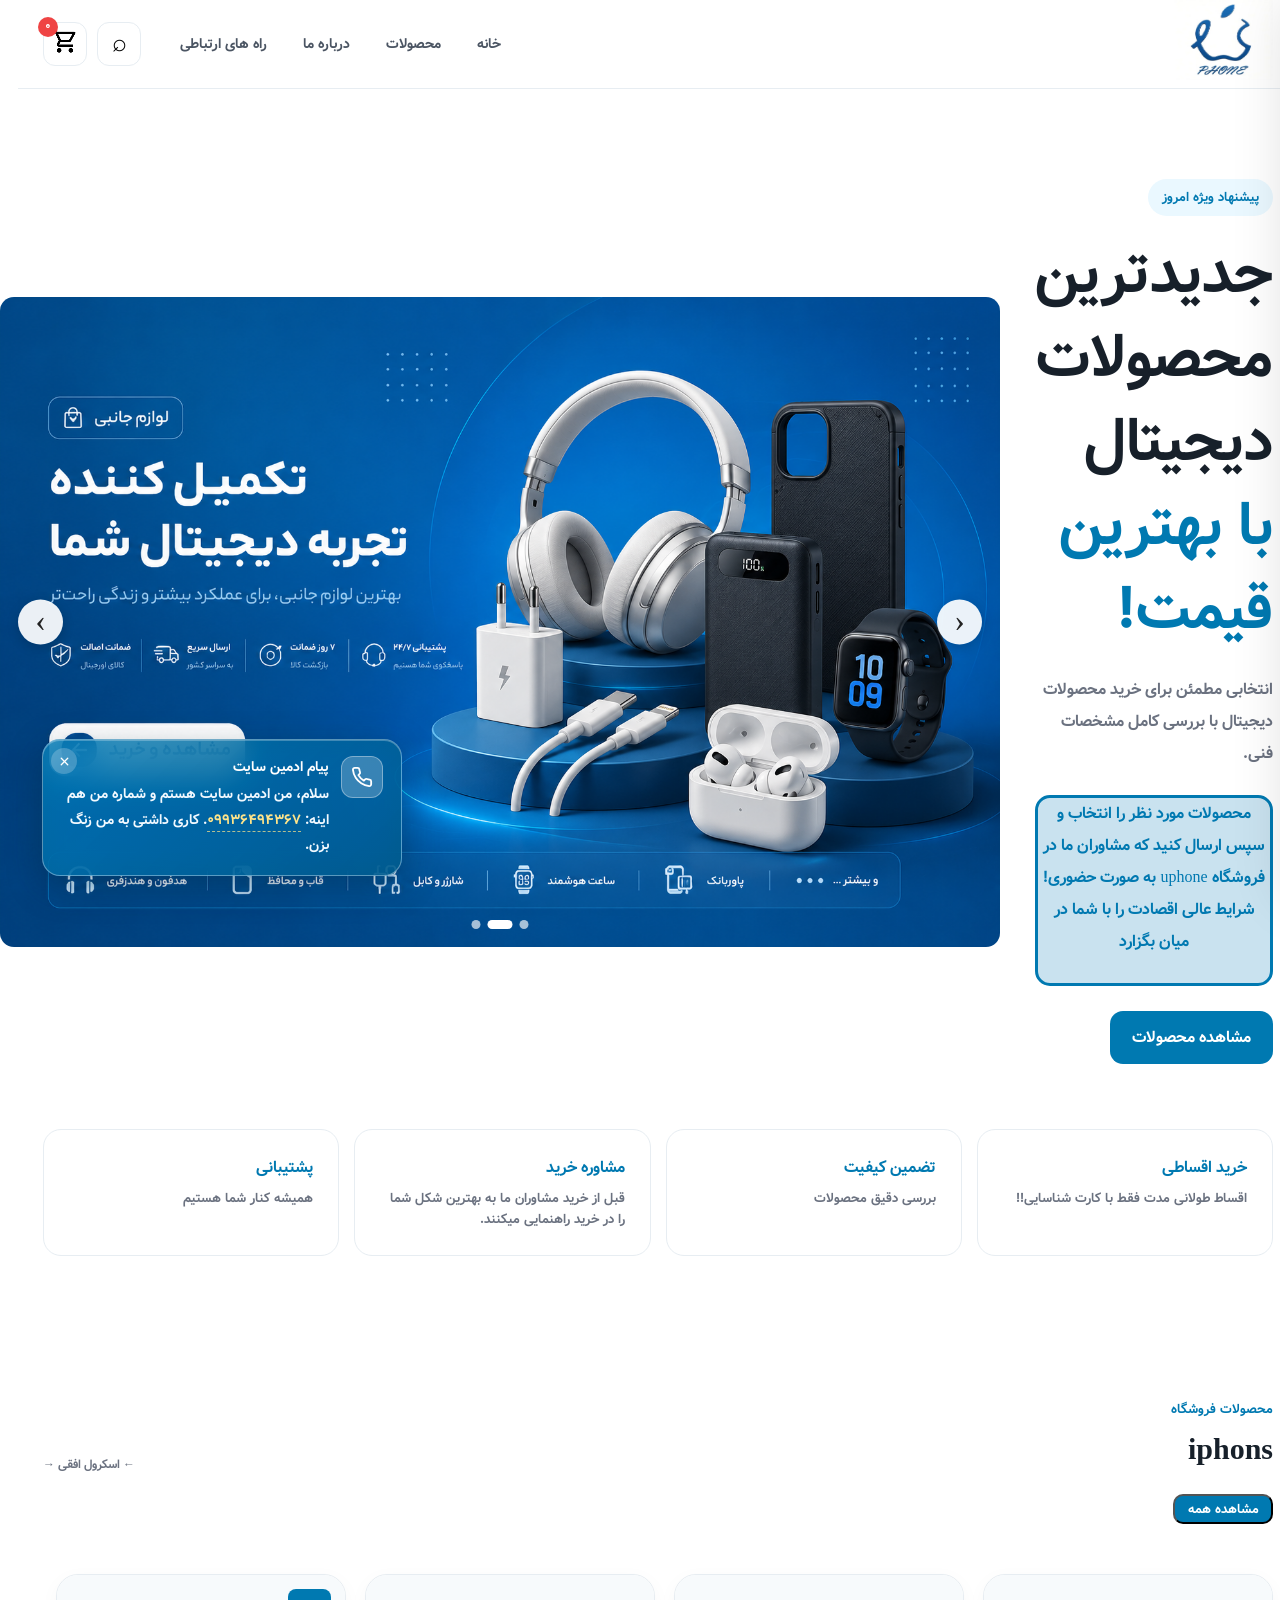
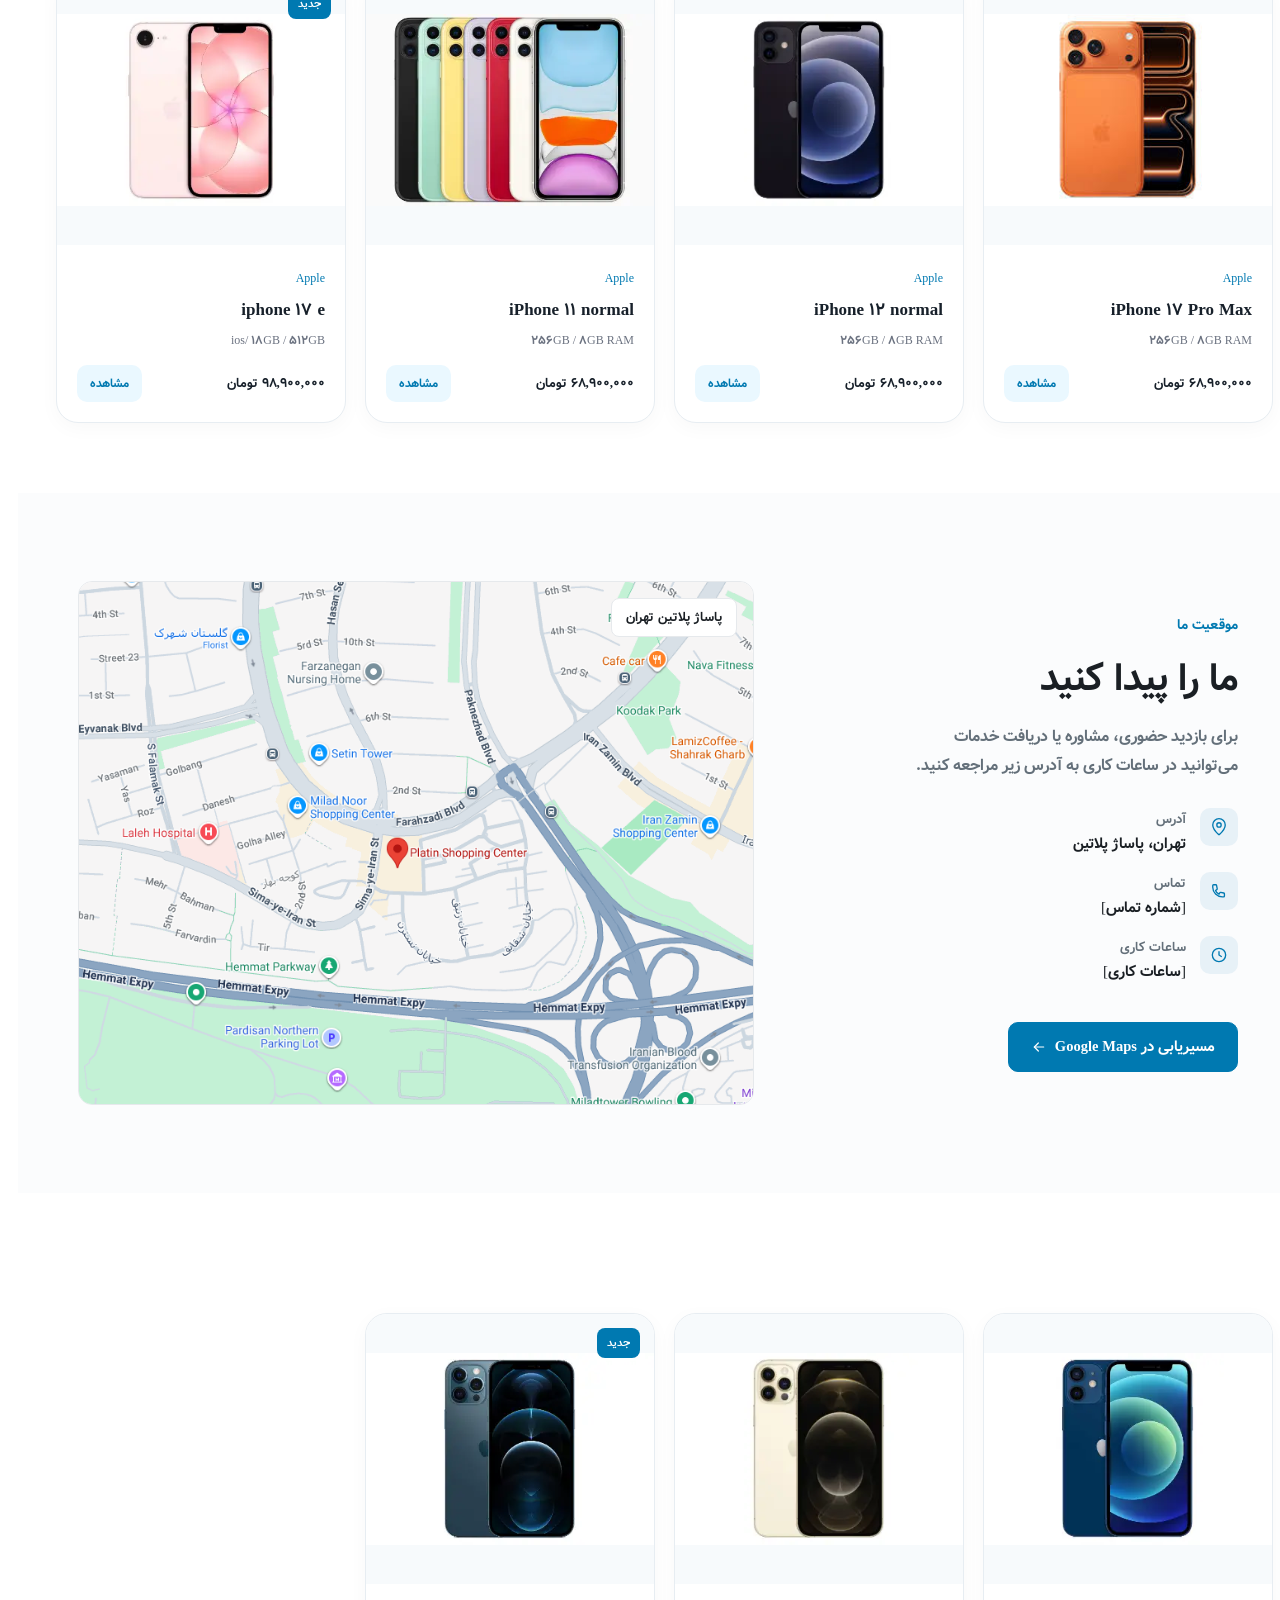
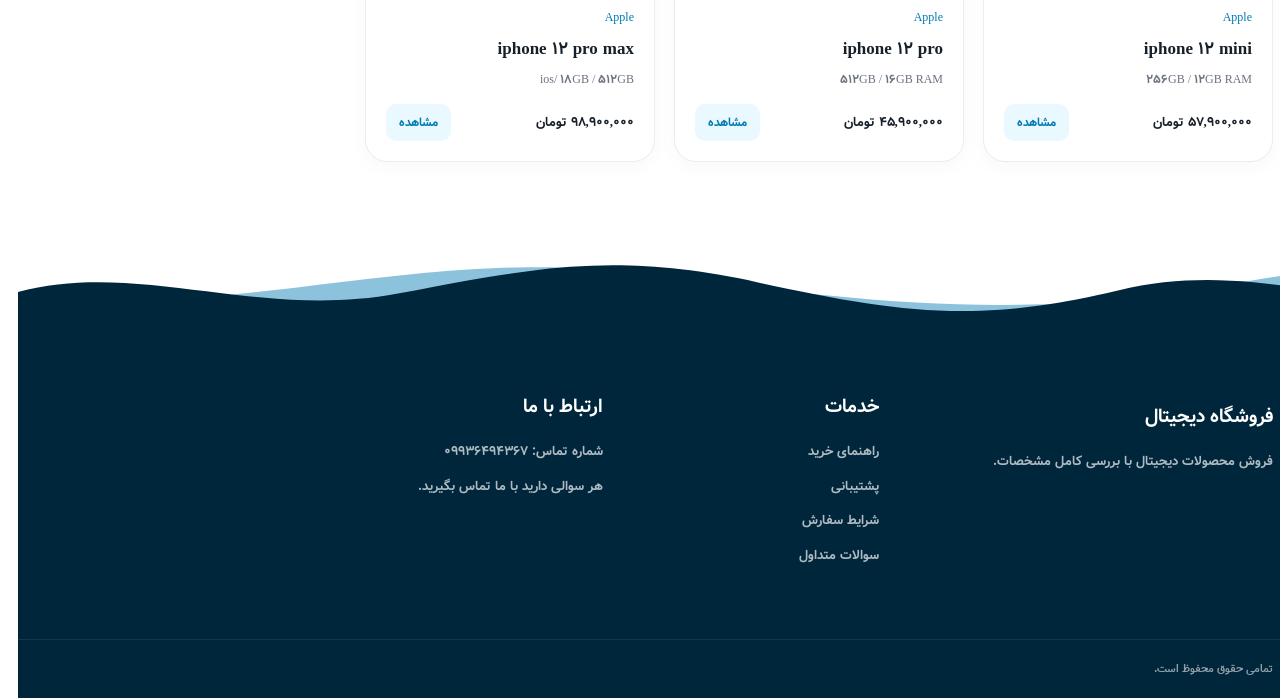
<file: index.html>
<!DOCTYPE html>
<html lang="fa" dir="rtl">
<head>
    <meta charset="UTF-8">

    <meta name="viewport"
          content="width=device-width, initial-scale=1.0">

    <meta name="uphone"
          content="uphonepelatine">

    <title>UPHONNE.ir</title>

    <link rel="preconnect" href="https://fonts.googleapis.com">
    <link rel="preconnect" href="https://fonts.gstatic.com" crossorigin>

    <link href="https://fonts.googleapis.com/css2?family=Vazirmatn:wght@400;500;600;700;800&display=swap"
          rel="stylesheet">

    <link rel="stylesheet"
          href="style.css">
          <link rel="shortcut icon" href="./img/logo/1234.webp" type="image/x-icon">
</head>

<body>

<!-- ================= HEADER ================= -->

<header class="main-header">

    <div class="header-inner">

        <button class="menu-btn"
                id="menuBtn"
                aria-label="باز کردن منو">

            <span><img style="width: 40px;
            height: 40px;" src="./img/icon menu/menu_28dp_000000_FILL0_wght400_GRAD0_opsz24 (1).png" alt=""></span>
            
            

        </button>


        <a href="#home"
           class="logo">



            <span>
                <img style="width: 100px;
                height: 80px;"  src="./img/logo/1234.webp" alt="">
            </span>

        </a>


        <nav class="desktop-nav">

            <a href="./index.html">خانه</a>
            <a href="#products">محصولات</a>
            <a href="./about.html">درباره ما</a>
            <a href="./massage.html">راه های ارتباطی</a>

        </nav>


        <div class="header-actions">

            <button class="search-btn"
                    id="searchBtn"
                    aria-label="جستجو">

                <i>⌕</i>

            </button>


            <button class="cart-btn"
                    id="cartBtn"
                    aria-label="سبد خرید">

                <i><img src="./img/icons/icon shop/shopping_cart_28dp_000000_FILL0_wght400_GRAD0_opsz24.png" alt=""></i>

                <span class="cart-count"
                      id="cartCount">

                    0

                </span>

            </button>

        </div>

    </div>


    <!-- Search -->

    <div class="search-box"
         id="searchBox">

        <div class="search-inner">

            <input type="search"
                   id="searchInput"
                   placeholder="نام محصول را جستجو کنید...">

            <button id="closeSearch">
                x
            </button>

        </div>

    </div>

</header>
<br>


<!-- ================= MOBILE MENU ================= -->

<div class="menu-overlay"
     id="menuOverlay">
</div>


<aside class="mobile-menu"
       id="mobileMenu">

    <div class="mobile-menu-header">

        <strong>
            منوی فروشگاه
        </strong>

        <button id="closeMenu">
            ×
        </button>

    </div>


    <div class="mobile-menu-links">

        <a href="./index.html">خانه</a>
        <a href="#products">محصولات</a>
        <a href="./about.html">درباره ما</a>
        <a href="./massage.html">راه های ارتباطی</a>

    </div>

</aside>



<!-- ================= MAIN ================= -->

<main id="home">


<!-- ================= HERO ================= -->

<section class="hero">

    <div class="hero-content">

        <span class="hero-label">
            پیشنهاد ویژه امروز
        </span>

        <h1>
            جدیدترین محصولات دیجیتال
            <strong>با بهترین قیمت!</strong>
        </h1>

        <p>
            انتخابی مطمئن برای خرید محصولات دیجیتال
            با بررسی کامل مشخصات فنی.
        </p>
        <div style="width: 100%;
        height: 100%;
        border: 3px solid #0079b1;
        border-radius: 15px;
        text-align: center;
        background-color: #0079b136">
            <p style="color: #0079b1;">
محصولات مورد نظر را انتخاب و  سپس ارسال کنید که مشاوران ما   در فروشگاه  uphone به  صورت حضوری! شرایط عالی اقصادت را با شما در میان بگزارد
            </p>
        </div>
        <br>

        <div class="hero-buttons">

            <a href="#products"
               class="primary-btn">

                مشاهده محصولات

            </a>

 

        </div>

    </div>



    <style>

    </style>
</head>

<body>


    <!-- =========================================
         HERO SECTION
    ========================================= -->

    <section class="shopHero">

        <div class="shopHero-slider">

            <div class="shopHero-track">

                <!-- بنر اول -->
                <div class="shopHero-slide">
                    <a href="./iphone.html">
                        <img src="./img/hero slilder/a733ddb7-2b37-400e-84ff-05a40aee237a.png" alt="بنر فروشگاه">
                    </a>
                    </div>

                <!-- بنر دوم -->
                <div class="shopHero-slide">
                    <a href="">
                    <img src="./img/hero slilder/لوازم.png" alt="بنر فروشگاه">
                  </a>
                </div>

                <!-- بنر سوم -->
                <div class="shopHero-slide">
                    <a href="">
                    <img src="./img/hero slilder/لپتاب.png" alt="بنر فروشگاه">
                    </a>
                </div>


            </div>


            <!-- دکمه قبلی -->
            <button
                class="shopHero-btn shopHero-prev"
                type="button"
                aria-label="بنر قبلی">
                ‹
            </button>


            <!-- دکمه بعدی -->
            <button
                class="shopHero-btn shopHero-next"
                type="button"
                aria-label="بنر بعدی">
                ›
            </button>


            <!-- نقاط -->
            <div class="shopHero-dots">

                <button
                    class="shopHero-dot shopHero-dot-active"
                    type="button"
                    aria-label="بنر اول">
                </button>

                <button
                    class="shopHero-dot"
                    type="button"
                    aria-label="بنر دوم">
                </button>

                <button
                    class="shopHero-dot"
                    type="button"
                    aria-label="بنر سوم">
                </button>



            </div>

        </div>

    </section>


    <!-- =========================================
         JAVASCRIPT
    ========================================= -->

    <script>

        document.addEventListener("DOMContentLoaded", function () {

            const hero = document.querySelector(".shopHero");

            if (!hero) return;


            const track =
                hero.querySelector(".shopHero-track");

            const slides =
                hero.querySelectorAll(".shopHero-slide");

            const nextBtn =
                hero.querySelector(".shopHero-next");

            const prevBtn =
                hero.querySelector(".shopHero-prev");

            const dots =
                hero.querySelectorAll(".shopHero-dot");


            let currentSlide = 0;

            const totalSlides = slides.length;

            let autoSlide;


            /* =====================================
               نمایش اسلاید
            ===================================== */

            function showSlide(index) {

                if (index >= totalSlides) {
                    currentSlide = 0;
                }

                if (index < 0) {
                    currentSlide = totalSlides - 1;
                }

                track.style.transform =
                    `translateX(-${currentSlide * 100}%)`;


                /* فعال کردن نقطه */
                dots.forEach(function (dot, i) {

                    dot.classList.toggle(
                        "shopHero-dot-active",
                        i === currentSlide
                    );

                });

            }


            /* =====================================
               اسلاید بعدی
            ===================================== */

            function nextSlide() {

                currentSlide++;

                if (currentSlide >= totalSlides) {
                    currentSlide = 0;
                }

                showSlide(currentSlide);

            }


            /* =====================================
               اسلاید قبلی
            ===================================== */

            function previousSlide() {

                currentSlide--;

                if (currentSlide < 0) {
                    currentSlide = totalSlides - 1;
                }

                showSlide(currentSlide);

            }


            /* =====================================
               دکمه بعدی
            ===================================== */

            nextBtn.addEventListener("click", function () {

                nextSlide();

                restartAutoSlide();

            });


            /* =====================================
               دکمه قبلی
            ===================================== */

            prevBtn.addEventListener("click", function () {

                previousSlide();

                restartAutoSlide();

            });


            /* =====================================
               کلیک روی نقاط
            ===================================== */

            dots.forEach(function (dot, index) {

                dot.addEventListener("click", function () {

                    currentSlide = index;

                    showSlide(currentSlide);

                    restartAutoSlide();

                });

            });


            /* =====================================
               حرکت خودکار هر 2 ثانیه
            ===================================== */

            function startAutoSlide() {

                autoSlide = setInterval(function () {

                    nextSlide();

                }, 2000);

            }


            /* =====================================
               ریست تایمر
            ===================================== */

            function restartAutoSlide() {

                clearInterval(autoSlide);

                startAutoSlide();

            }


            /* =====================================
               شروع اسلایدر
            ===================================== */

            showSlide(currentSlide);

            startAutoSlide();

        });

    </script>

</section>



<!-- ================= FEATURES ================= -->

<section class="features">

    <div class="feature">
        <strong>خرید اقساطی</strong>
        <span>اقساط طولانی مدت فقط با کارت شناسایی!!</span>
    </div>

    <div class="feature">
        <strong>تضمین کیفیت</strong>
        <span>بررسی دقیق محصولات</span>
    </div>

    <div class="feature">
        <strong>مشاوره خرید</strong>
        <span>قبل از خرید  مشاوران ما به بهترین شکل شما را در خرید راهنمایی میکنند.</span>
    </div>

    <div class="feature">
        <strong>پشتیبانی</strong>
        <span>همیشه کنار شما هستیم</span>
    </div>

</section>







<!-- ////////////////////////////////////////////////////////////// -->
<!-- //////////////////////////////////////////////////////////////////// -->
<!-- /////////////////////////////////////////////////////// -->
<!-- //////////////////////////////////////////////////////////////////////////////////////////////////////////////////////// -->
<!-- ================= PRODUCTS ================= -->

<section class="section products-section"
         id="products">

    <div class="section-heading">

        <div>

            <span>
                محصولات فروشگاه
            </span>

            <h2>
                iphons
            </h2>

        </div>

        <div class="scroll-hint">
            ← اسکرول افقی →
        </div>

    </div>
    <div class="dbu">
        <a href="./iphone.html">
            <button style="background-color: #0079b1;
            border-radius: 10px;
            color: white;
            width: 100px;
            height: 30px;
            z-index: 999999;
           

            ">
                مشاهده همه
            </button>
        </a>
    </div>
    <br><br>

    <!-- ================================================= -->
    <!-- PRODUCT 1 -->
    <!-- برای  محصول جدید کل این div را Copy/Paste کنید -->
    <!-- ================================================= -->

    <div class="product-card"
         data-category="apple"
         data-name="iPhone 17 Pro Max"
         data-price="68900000">


        <div class="product-image">

        

            <img src="./img/محصولات/17 pro.jfif"
                 loading="lazy"
                 width="700"
                 height="700"
                 alt="iPhone 17 Pro Max">

        </div>


        <div class="product-info">

            <span class="product-brand">
                Apple
            </span>

            <h3>
                iPhone 17 Pro Max
            </h3>

            <p>
                256GB / 8GB RAM
            </p>

            <div class="product-bottom">

                <strong>
                    ۶۸,۹۰۰,۰۰۰ تومان
                </strong>

                <button class="view-product">
                    مشاهده
                </button>

            </div>

        </div>


        <!-- PRODUCT MODAL DATA -->

        <div class="product-modal-data">

            <div class="modal-gallery">

                <img src="./img/iphone/iphone 17/iphone 17 pro max/اصل.webp"
                     loading="lazy"
                     alt="iPhone">

                <img src="./img/iphone/iphone 17/iphone 17 pro max/17 دوربین.jfif"
                     loading="lazy"
                     alt="iPhone">

                <img src="./img/iphone/iphone 17/iphone 17 pro max/17 بغل.jfif"
                     loading="lazy"
                     alt="iPhone">

            </div>


            <div class="modal-product-info">

                <span>
                    Apple
                </span>

                <h2>
                    iPhone 17 Pro Max
                </h2>

                <p>
                    پرچمدار قدرتمند اپل با طراحی حرفه‌ای
                    و دوربین فوق‌العاده.
                </p>

                <h3>
                    ۶۸,۹۰۰,۰۰۰ تومان
                </h3>


                <div class="spec-grid">

                    <div>
                        <small>پردازنده</small>
                        <strong>A19 Pro</strong>
                    </div>

                    <div>
                        <small>RAM</small>
                        <strong>12GB</strong>
                    </div>

                    <div>
                        <small>حافظه</small>
                        <strong>256GB / 512GB / 1TB / 2TB</strong>
                    </div>

                    <div>
                        <small>نمایشگر</small>
                        <strong>6.9" Super Retina XDR OLED (ProMotion 120Hz)</strong>
                    </div>

                    <div>
                        <small>دوربین</small>
                        <strong>48MP + 48MP + 48MP</strong>
                    </div>

                    <div>
                        <small>سیستم‌عامل</small>
                        <strong>iOS</strong>
                    </div>

                </div>


                <div class="hardware-report">

                    <h3>
                        گزارش سخت‌افزاری
                    </h3>

                    <p>
                        عملکرد پردازنده:
                        <strong>98%</strong>
                    </p>

                    <p>
                        عملکرد گرافیک:
                        <strong>96%</strong>
                    </p>

                    <p>
                        کیفیت نمایشگر:
                        <strong>99%</strong>
                    </p>

                </div>


                <div class="software-report">

                    <h3>
                        گزارش نرم‌افزاری
                    </h3>

                    <p>
                        نسخه سیستم‌عامل: iOS 18
                    </p>

                    <p>
                        پشتیبانی نرم‌افزاری طولانی‌مدت
                    </p>

                </div>


                <button class="add-to-cart-modal">
                    افزودن به سبد خرید
                </button>

            </div>

        </div>

    </div>



   <!-- ================================================= -->
    <!-- PRODUCT 1 -->
    <!-- برای  محصول جدید کل این div را Copy/Paste کنید -->
    <!-- ================================================= -->

    <div class="product-card"
         data-category="apple"
         data-name="iPhone 12 normal"
         data-price="68900000">


        <div class="product-image">

  

            <img src="./img/iphone/iphone 12/iphone 12 normal/12 normal اصل.webp"
                 loading="lazy"
                 width="700"
                 height="700"
                 alt="iPhone 12 normal">

        </div>


        <div class="product-info">

            <span class="product-brand">
                Apple
            </span>

            <h3>
                iPhone 12 normal
            </h3>

            <p>
                256GB / 8GB RAM
            </p>

            <div class="product-bottom">

                <strong>
                    ۶۸,۹۰۰,۰۰۰ تومان
                </strong>

                <button class="view-product">
                    مشاهده
                </button>

            </div>

        </div>


        <!-- PRODUCT MODAL DATA -->

        <div class="product-modal-data">

            <div class="modal-gallery">

                <img src="./img/iphone/iphone 12/iphone 12 normal/رنگ بندی 12.webp"
                     loading="lazy"
                     alt="iPhone">

                <img src="./img/iphone/iphone 12/iphone 12 normal/12 normal اصل.webp"
                     loading="lazy"
                     alt="iPhone">

                <img src="./img/iphone/iphone 12/iphone 12 normal/ضد اب 12.webp"
                     loading="lazy"
                     alt="iPhone">

            </div>


            <div class="modal-product-info">

                <span>
                    Apple
                </span>

                <h2>
                    iPhone 12 normal
                </h2>

                <p>
                    پرچمدار قدرتمند اپل با طراحی حرفه‌ای
                    و دوربین فوق‌العاده.
                </p>

                <h3>
                    ۶۸,۹۰۰,۰۰۰ تومان
                </h3>


                <div class="spec-grid">

                    <div>
                        <small>پردازنده</small>
                        <strong>A14 Bionic</strong>
                    </div>

                    <div>
                        <small>RAM</small>
                        <strong>4GB</strong>
                    </div>

                    <div>
                        <small>حافظه</small>
                        <strong>64GB / 128GB / 256GB</strong>
                    </div>

                    <div>
                        <small>نمایشگر</small>
                        <strong>6.1" Super Retina XDR OLED</strong>
                    </div>

                    <div>
                        <small>دوربین</small>
                        <strong>12MP + 12MP</strong>
                    </div>

                    <div>
                        <small>سیستم‌عامل</small>
                        <strong>iOS</strong>
                    </div>

                </div>


                <div class="hardware-report">

                    <h3>
                        گزارش سخت‌افزاری
                    </h3>

                    <p>
                        عملکرد پردازنده:
                        <strong>98%</strong>
                    </p>

                    <p>
                        عملکرد گرافیک:
                        <strong>96%</strong>
                    </p>

                    <p>
                        کیفیت نمایشگر:
                        <strong>99%</strong>
                    </p>

                </div>


                <div class="software-report">

                    <h3>
                        گزارش نرم‌افزاری
                    </h3>

                    <p>
                        نسخه سیستم‌عامل: iOS 18
                    </p>

                    <p>
                        پشتیبانی نرم‌افزاری طولانی‌مدت
                    </p>

                </div>


                <button class="add-to-cart-modal">
                    افزودن به سبد خرید
                </button>

            </div>

        </div>

    </div>

    <!-- ================================================= -->
    <!-- PRODUCT 1 -->
    <!-- برای  محصول جدید کل این div را Copy/Paste کنید -->
    <!-- ================================================= -->

    <div class="product-card"
         data-category="apple"
         data-name="iPhone 11 normal"
         data-price="68900000">


        <div class="product-image">

  

            <img src="./img/iphone/iphone 11/ایفون 11 رنگ بندی.webp"
                 loading="lazy"
                 width="700"
                 height="700"
                 alt="iPhone 11 normal">

        </div>


        <div class="product-info">

            <span class="product-brand">
                Apple
            </span>

            <h3>
                iPhone 11 normal
            </h3>

            <p>
                256GB / 8GB RAM
            </p>

            <div class="product-bottom">

                <strong>
                    ۶۸,۹۰۰,۰۰۰ تومان
                </strong>

                <button class="view-product">
                    مشاهده
                </button>

            </div>

        </div>


        <!-- PRODUCT MODAL DATA -->

        <div class="product-modal-data">

            <div class="modal-gallery">

                <img src="./img/iphone/iphone 11/ایفون 11 اصل.webp"
                     loading="lazy"
                     alt="iPhone">

                <img src="./img/iphone/iphone 11/ایفون 11 رنگ بندی.webp"
                     loading="lazy"
                     alt="iPhone">

                <img src="./img/iphone/iphone 11/ایفون 11 گیم.webp"
                     loading="lazy"
                     alt="iPhone">

            </div>


            <div class="modal-product-info">

                <span>
                    Apple
                </span>

                <h2>
                    iPhone 11 normal
                </h2>

                <p>
                    پرچمدار قدرتمند اپل با طراحی حرفه‌ای
                    و دوربین فوق‌العاده.
                </p>

                <h3>
                    ۶۸,۹۰۰,۰۰۰ تومان
                </h3>


                <div class="spec-grid">

                    <div>
                        <small>پردازنده</small>
                        <strong>A13 Bionic</strong>
                    </div>

                    <div>
                        <small>RAM</small>
                        <strong>4GB</strong>
                    </div>

                    <div>
                        <small>حافظه</small>
                        <strong>64GB / 128GB / 256GB</strong>
                    </div>

                    <div>
                        <small>نمایشگر</small>
                        <strong>6.1" Liquid Retina IPS LCD</strong>
                    </div>

                    <div>
                        <small>دوربین</small>
                        <strong>12MP + 12MP</strong>
                    </div>

                    <div>
                        <small>سیستم‌عامل</small>
                        <strong>iOS</strong>
                    </div>

                </div>


                <div class="hardware-report">

                    <h3>
                        گزارش سخت‌افزاری
                    </h3>

                    <p>
                        عملکرد پردازنده:
                        <strong>98%</strong>
                    </p>

                    <p>
                        عملکرد گرافیک:
                        <strong>96%</strong>
                    </p>

                    <p>
                        کیفیت نمایشگر:
                        <strong>99%</strong>
                    </p>

                </div>


                <div class="software-report">

                    <h3>
                        گزارش نرم‌افزاری
                    </h3>

                    <p>
                        نسخه سیستم‌عامل: iOS 18
                    </p>

                    <p>
                        پشتیبانی نرم‌افزاری طولانی‌مدت
                    </p>

                </div>


                <button class="add-to-cart-modal">
                    افزودن به سبد خرید
                </button>
                
                

            </div>

        </div>

    </div>



  


    <!-- PRODUCT 4 -->

    <div class="product-card"
         data-category="اپل"
         data-name="iphone 17 e"
         data-price="98900000">

        <div class="product-image">

            <span class="product-badge">
                جدید
            </span>

            <img src="./img/iphone/iphone 17/iphone 17e/اصل.webp"
                 loading="lazy"
                 width="700"
                 height="700"
                 alt="iphone 17 e">

        </div>

        <div class="product-info">

            <span class="product-brand">
                Apple
            </span>

            <h3>
               iphone 17 e
            </h3>

            <p>
            ios/ 18GB / 512GB
            </p>

            <div class="product-bottom">

                <strong>
                    ۹۸,۹۰۰,۰۰۰ تومان
                </strong>

                <button class="view-product">
                    مشاهده
                </button>

            </div>

        </div>


        <div class="product-modal-data">

            <div class="modal-gallery">

                <img src="./img/iphone/iphone 17/iphone 17e/اصل.webp"
                     loading="lazy"
                     alt="iphone 17 e">

                <img src="./img/iphone/iphone 17/iphone 17e/17  e بغل.webp"
                     loading="lazy"
                     alt="iphone 17 e">


                <img src="./img/iphone/iphone 17/iphone 17e/دوربین.webp"
                     loading="lazy"
                     alt="iphone 17 e">                     
            </div>

            <div class="modal-product-info">

                <span>
                    Apple
                </span>

                <h2>
                    iphone 17 e
                </h2>

                <p>
                    لپ‌تاپ حرفه‌ای برای طراحی،
                    برنامه‌نویسی و کارهای سنگین.
                </p>

                <h3>
                    ۹۸,۹۰۰,۰۰۰ تومان
                </h3>

                <div class="spec-grid">

                    <div>
                        <small>پردازنده</small>
                        <strong>A19</strong>
                    </div>

                    <div>
                        <small>RAM</small>
                        <strong>8GB</strong>
                    </div>

                    <div>
                        <small>حافظه</small>
                        <strong>256GB / 512GB</strong>
                    </div>

                    <div>
                        <small>نمایشگر</small>
                        <strong>6.1" Super Retina XDR OLED</strong>
                    </div>

                </div>

                <div class="hardware-report">

                    <h3>
                        گزارش سخت‌افزاری
                    </h3>

                    <p>
                        پردازنده:
                        <strong>99%</strong>
                    </p>

                    <p>
                        گرافیک:
                        <strong>97%</strong>
                    </p>

                </div>

                <div class="software-report">

                    <h3>
                        گزارش نرم‌افزاری
                    </h3>

                    <p>
                        ios
                    </p>

                </div>

                <button class="add-to-cart-modal">
                    افزودن به سبد خرید
                </button>

            </div>

        </div>

    </div>



</section>

<!-- ////////////////////////////////////////////////////////////// -->
<!-- //////////////////////////////////////////////////////////////////// -->
<!-- /////////////////////////////////////////////////////// -->
<!-- //////////////////////////////////////////////////////////////////////////////////////////////////////////////////////// -->
<!-- ////////////////////////////////////////////////////////////// -->
<!-- map -->
 


<!--
  Location Section — پاساژ پلاتین تهران
  این بخش کاملاً مستقل است و فقط باید به‌عنوان یک Section داخل صفحه فعلی درج شود.
  فایل‌های همراه: location-section.css و location-section.js
  هر دو فایل باید در صفحه لینک/لود شوند.
-->
<section class="location-section" dir="rtl" lang="fa" aria-labelledby="location-section-title">
  <div class="location-section__container">

    <!-- ستون اطلاعات -->
    <div class="location-section__info">
      <span class="location-section__label">موقعیت ما</span>
      <h2 class="location-section__title" id="location-section-title">ما را پیدا کنید</h2>
      <p class="location-section__desc">
        برای بازدید حضوری، مشاوره یا دریافت خدمات می‌توانید در ساعات کاری به آدرس زیر مراجعه کنید.
      </p>

      <ul class="location-section__details">
        <li class="location-section__detail-item">
          <span class="location-section__icon" aria-hidden="true">
            <svg width="20" height="20" viewBox="0 0 24 24" fill="none" xmlns="http://www.w3.org/2000/svg">
              <path d="M12 21C12 21 19 14.5 19 9.5C19 5.35786 15.6421 2 11.5 2C7.35786 2 4 5.35786 4 9.5C4 14.5 11 21 11 21H12Z" transform="translate(0.5 0)" stroke="currentColor" stroke-width="1.6" stroke-linejoin="round"/>
              <circle cx="12" cy="9.5" r="2.6" stroke="currentColor" stroke-width="1.6"/>
            </svg>
          </span>
          <div class="location-section__detail-text">
            <span class="location-section__detail-label">آدرس</span>
            <span class="location-section__detail-value">تهران، پاساژ پلاتین</span>
          </div>
        </li>

        <li class="location-section__detail-item">
          <span class="location-section__icon" aria-hidden="true">
            <svg width="20" height="20" viewBox="0 0 24 24" fill="none" xmlns="http://www.w3.org/2000/svg">
              <path d="M4.5 5.5C4.5 4.94772 4.94772 4.5 5.5 4.5H8.09266C8.57327 4.5 8.98564 4.83994 9.07567 5.31179L9.83382 9.28603C9.91485 9.71072 9.72158 10.1401 9.35124 10.365L7.75439 11.3357C8.6437 13.3306 10.1806 14.9165 12 15.8547L12.9421 14.1852C13.1622 13.7962 13.6111 13.5919 14.0473 13.6801L17.7136 14.4245C18.1929 14.5216 18.5 14.9401 18.5 15.4288V18C18.5 18.5523 18.0523 19 17.5 19H16C9.64873 19 4.5 13.8513 4.5 7.5V5.5Z" stroke="currentColor" stroke-width="1.6" stroke-linejoin="round"/>
            </svg>
          </span>
          <div class="location-section__detail-text">
            <span class="location-section__detail-label">تماس</span>
            <!-- شماره واقعی موجود نیست؛ placeholder گذاشته شد -->
            <span class="location-section__detail-value">[شماره تماس]</span>
          </div>
        </li>

        <li class="location-section__detail-item">
          <span class="location-section__icon" aria-hidden="true">
            <svg width="20" height="20" viewBox="0 0 24 24" fill="none" xmlns="http://www.w3.org/2000/svg">
              <circle cx="12" cy="12" r="8" stroke="currentColor" stroke-width="1.6"/>
              <path d="M12 8V12L14.8 13.8" stroke="currentColor" stroke-width="1.6" stroke-linecap="round" stroke-linejoin="round"/>
            </svg>
          </span>
          <div class="location-section__detail-text">
            <span class="location-section__detail-label">ساعات کاری</span>
            <!-- ساعت واقعی مشخص نیست؛ placeholder گذاشته شد -->
            <span class="location-section__detail-value">[ساعات کاری]</span>
          </div>
        </li>
      </ul>

      <a
        class="location-section__cta"
        href="https://www.google.com/maps/search/?api=1&query=Platin+Mall+Tehran"
        target="_blank"
        rel="noopener noreferrer"
      >
        <span>مسیریابی در Google Maps</span>
        <svg width="16" height="16" viewBox="0 0 24 24" fill="none" aria-hidden="true" xmlns="http://www.w3.org/2000/svg">
          <path d="M13 6L19 12L13 18" stroke="currentColor" stroke-width="1.8" stroke-linecap="round" stroke-linejoin="round"/>
          <path d="M19 12H5" stroke="currentColor" stroke-width="1.8" stroke-linecap="round" stroke-linejoin="round"/>
        </svg>
      </a>
    </div>

    <!-- ستون نقشه -->
    <div class="location-section__map-wrap">
      <a
        class="location-section__map"
        href="https://www.google.com/maps/place/Platin+Shopping+Center/@35.7522319,51.3476957,14z/data=!4m10!1m2!2m1!1sPlatin+Mall+Tehran!3m6!1s0x3f8e077455162a09:0xb6361cc20b1aaa7b!8m2!3d35.7522319!4d51.3652052!15sChJQbGF0aW4gTWFsbCBUZWhyYW5aFCIScGxhdGluIG1hbGwgdGVocmFukgEPc2hvcHBpbmdfY2VudGVymgEjQ2haRFNVaE5NRzluUzBWSlEwRm5TVU5rY1U5SWNWQjNFQUXgAQD6AQQIABBI!16s%2Fg%2F1hc4yj5s7?entry=ttu&g_ep=EgoyMDI2MDkyMi4wIKXMDSoASAFQAw%3D%3D"
        target="_blank"
        rel="noopener noreferrer"
        aria-label="مشاهده مسیر پاساژ پلاتین تهران در Google Maps"
      >
        <span class="location-section__map-tag">پاساژ پلاتین تهران</span>

        <!--
          توجه: مسیر عکس زیر placeholder است.
          آن را با اسکرین‌شاتِ خودتان از موقعیت پاساژ پلاتین در گوگل مپ جایگزین کنید.
          برای بهترین کیفیت، عکس را با ابعاد تقریبی 800x620 (نسبت 4:3) ذخیره کنید.
        -->
        <img
          class="location-section__map-image"
          src="./img/map/Platin Shopping Center - Google Maps and 1 more page - Profile 1 - Microsoft​ Edge 9_25_2026 11_27_12 AM.png"
          alt="موقعیت پاساژ پلاتین تهران روی نقشه Google Maps"
          loading="lazy"
          decoding="async"
          width="800"
          height="620"
        />

        <span class="location-section__map-overlay" aria-hidden="true">
          <span class="location-section__map-overlay-pill">
            <svg width="16" height="16" viewBox="0 0 24 24" fill="none" xmlns="http://www.w3.org/2000/svg">
              <path d="M13 6L19 12L13 18" stroke="currentColor" stroke-width="1.8" stroke-linecap="round" stroke-linejoin="round"/>
              <path d="M19 12H5" stroke="currentColor" stroke-width="1.8" stroke-linecap="round" stroke-linejoin="round"/>
            </svg>
            <span>مسیریابی در Google Maps</span>
          </span>
        </span>
      </a>
    </div>

  </div>
</section>










<!-- //////////////////////////////////////////////////////////////////// -->
<!-- /////////////////////////////////////////////////////// -->
<!-- //////////////////////////////////////////////////////////////////////////////////////////////////////////////////////// -->
<!-- ================= PRODUCTS ================= -->

<section class="section products-section"
         id="products">


    <br><br>


    <!-- ================================================= -->
    <!-- PRODUCT 1 -->
    <!-- برای  محصول جدید کل این div را Copy/Paste کنید -->
    <!-- ================================================= -->




    <!-- PRODUCT 2 -->

    <div class="product-card"
         data-category="Apple"
         data-name="iphone 12 mini"
         data-price="57900000">

        <div class="product-image">


            <img src="./img/iphone/iphone 12/iphone 12 mini/iphone 12 اصل.webp"
                 loading="lazy"
                 width="700"
                 height="700"
                 alt="iphone 12 mini">

        </div>

        <div class="product-info">

            <span class="product-brand">
                Apple
            </span>

            <h3>
                iphone 12 mini
            </h3>

            <p>
                256GB / 12GB RAM
            </p>

            <div class="product-bottom">

                <strong>
                    ۵۷,۹۰۰,۰۰۰ تومان
                </strong>

                <button class="view-product">
                    مشاهده
                </button>

            </div>

        </div>


        <div class="product-modal-data">

            <div class="modal-gallery">

                <img src="./img/iphone/iphone 12/iphone 12 mini/12 رنگ.webp"
                     loading="lazy"
                     alt="Apple">

                <img src="./img/iphone/iphone 12/iphone 12 mini/iphone 12 اصل.webp"
                     loading="lazy"
                     alt="Apple">

                 <img src="./img/iphone/iphone 12/iphone 12 mini/اندازه 12.jfif"
                     loading="lazy"
                     alt="Apple">

            </div>

            <div class="modal-product-info">

                <span>
                    Apple
                </span>

                <h2>
                    iphone 12 mini
                </h2>

                <p>
                    پرچمدار سامسونگ با نمایشگر فوق‌العاده
                    و دوربین قدرتمند.
                </p>

                <h3>
                    ۵۷,۹۰۰,۰۰۰ تومان
                </h3>

                <div class="spec-grid">

                    <div>
                        <small>پردازنده</small>
                        <strong>Snapdragon 8 Gen 3</strong>
                    </div>

                    <div>
                        <small>RAM</small>
                        <strong>12GB</strong>
                    </div>

                    <div>
                        <small>حافظه</small>
                        <strong>256GB</strong>
                    </div>

                    <div>
                        <small>نمایشگر</small>
                        <strong>6.8 AMOLED</strong>
                    </div>

                    <div>
                        <small>دوربین</small>
                        <strong>200MP</strong>
                    </div>

                    <div>
                        <small>سیستم‌عامل</small>
                        <strong>ios</strong>
                    </div>

                </div>

                <div class="hardware-report">

                    <h3>
                        گزارش سخت‌افزاری
                    </h3>

                    <p>
                        پردازنده:
                        <strong>97%</strong>
                    </p>

                    <p>
                        گرافیک:
                        <strong>96%</strong>
                    </p>

                    <p>
                        نمایشگر:
                        <strong>99%</strong>
                    </p>

                </div>

                <div class="software-report">

                    <h3>
                        گزارش نرم‌افزاری
                    </h3>

                    <p>
                        ios
                    </p>

                    <p>
                        رابط کاربری One UI
                    </p>

                </div>

                <button class="add-to-cart-modal">
                    افزودن به سبد خرید
                </button>

            </div>

        </div>

    </div>



    <!-- PRODUCT 3 -->

    <div class="product-card"
         data-category="xiaomi"
         data-name="iphone 12 pro"
         data-price="45900000">

        <div class="product-image">

            <img src="./img/iphone/iphone 12/iphoe 12 pro/12 pro  اصل.webp"
                 loading="lazy"
                 width="700"
                 height="700"
                 alt="iphone 12 pro">

        </div>

        <div class="product-info">

            <span class="product-brand">
                Apple
            </span>

            <h3>
              iphone 12 pro
            </h3>

            <p>
                512GB / 16GB RAM
            </p>

            <div class="product-bottom">

                <strong>
                    ۴۵,۹۰۰,۰۰۰ تومان
                </strong>

                <button class="view-product">
                    مشاهده
                </button>

            </div>

        </div>


        <div class="product-modal-data">

            <div class="modal-gallery">

                <img src="./img/iphone/iphone 12/iphoe 12 pro/12 pro  اصل.webp"
                     loading="lazy"
                     alt="Apple">

                <img src="./img/iphone/iphone 12/iphoe 12 pro/12 رنگ.webp"
                     loading="lazy"
                     alt="iphone xs max">

                <img src="./img/iphone/iphone 12/iphoe 12 pro/نمایشگر.jfif"
                     loading="lazy"
                     alt="iphone xs max">                     

            </div>

            <div class="modal-product-info">

                <span>
                    Apple
                </span>

                <h2>
                    iphone 12 pro
                </h2>

                <p>
                    گوشی قدرتمند شیائومی با دوربین حرفه‌ای
                    و سخت‌افزار قدرتمند.
                </p>

                <h3>
                    ۴۵,۹۰۰,۰۰۰ تومان
                </h3>

                <div class="spec-grid">

                    <div>
                        <small>پردازنده</small>
                        <strong>Snapdragon 8 Gen 3</strong>
                    </div>

                    <div>
                        <small>RAM</small>
                        <strong>16GB</strong>
                    </div>

                    <div>
                        <small>حافظه</small>
                        <strong>512GB</strong>
                    </div>

                    <div>
                        <small>نمایشگر</small>
                        <strong>6.73 AMOLED</strong>
                    </div>

                    <div>
                        <small>دوربین</small>
                        <strong>50MP</strong>
                    </div>

                    <div>
                        <small>سیستم‌عامل</small>
                        <strong>ios</strong>
                    </div>

                </div>

                <div class="hardware-report">

                    <h3>
                        گزارش سخت‌افزاری
                    </h3>

                    <p>
                        پردازنده:
                        <strong>96%</strong>
                    </p>

                    <p>
                        گرافیک:
                        <strong>95%</strong>
                    </p>

                    <p>
                        نمایشگر:
                        <strong>97%</strong>
                    </p>

                </div>

                <div class="software-report">

                    <h3>
                        گزارش نرم‌افزاری
                    </h3>

                    <p>
                        ios
                    </p>

                    <p>
                        رابط کاربری HyperOS
                    </p>

                </div>

                <button class="add-to-cart-modal">
                    افزودن به سبد خرید
                </button>

            </div>

        </div>

    </div>



    <!-- PRODUCT 4 -->

    <div class="product-card"
         data-category="Apple"
         data-name="iphone 12 pro max"
         data-price="98900000">

        <div class="product-image">

            <span class="product-badge">
                جدید
            </span>

            <img src="./img/iphone/iphone 12/iphone 12 pro max/12 pro max  اصل.webp"
                 loading="lazy"
                 width="700"
                 height="700"
                 alt="iphone 12 pro max">

        </div>

        <div class="product-info">

            <span class="product-brand">
                Apple
            </span>

            <h3>
               iphone 12 pro max
            </h3>

            <p>
            ios/ 18GB / 512GB
            </p>

            <div class="product-bottom">

                <strong>
                    ۹۸,۹۰۰,۰۰۰ تومان
                </strong>

                <button class="view-product">
                    مشاهده
                </button>

            </div>

        </div>


        <div class="product-modal-data">

            <div class="modal-gallery">

                <img src="./img/iphone/iphone 12/iphone 12 pro max/12 pro max  اصل.webp"
                     loading="lazy"
                     alt="iphone 12 pro max">

                <img src="./img/iphone/iphone 12/iphone 12 pro max/رنگ.webp"
                     loading="lazy"
                     alt="iphone 12 pro max">

                <img src="./img/iphone/iphone 12/iphone 12 pro max/12 اندازه.jfif"
                     loading="lazy"
                     alt="iphone 12 pro max">                     

            </div>

            <div class="modal-product-info">

                <span>
                    Apple
                </span>

                <h2>
                    iphone 12 pro max
                </h2>

                <p>
                    لپ‌تاپ حرفه‌ای برای طراحی،
                    برنامه‌نویسی و کارهای سنگین.
                </p>

                <h3>
                    ۹۸,۹۰۰,۰۰۰ تومان
                </h3>

                <div class="spec-grid">

                    <div>
                        <small>پردازنده</small>
                        <strong>iphone 12 pro max</strong>
                    </div>

                    <div>
                        <small>RAM</small>
                        <strong>18GB</strong>
                    </div>

                    <div>
                        <small>حافظه</small>
                        <strong>512GB SSD</strong>
                    </div>

                    <div>
                        <small>نمایشگر</small>
                        <strong>14.2 Retina</strong>
                    </div>

                </div>

                <div class="hardware-report">

                    <h3>
                        گزارش سخت‌افزاری
                    </h3>

                    <p>
                        پردازنده:
                        <strong>99%</strong>
                    </p>

                    <p>
                        گرافیک:
                        <strong>97%</strong>
                    </p>

                </div>

                <div class="software-report">

                    <h3>
                        گزارش نرم‌افزاری
                    </h3>

                    <p>
                        ios
                    </p>

                </div>

                <button class="add-to-cart-modal">
                    افزودن به سبد خرید
                </button>

            </div>

        </div>

    </div>


</section>





























</main>



<!-- ================= FOOTER ================= -->

<footer id="contact">

    <div class="footer-main">

        <div class="footer-column">

            <div>
                
            </div>

            <h3>
                فروشگاه دیجیتال
            </h3>

            <p>
                فروش محصولات دیجیتال
                با بررسی کامل مشخصات.
            </p>

        </div>

        <div class="footer-column">

            <h3>
                خدمات
            </h3>

            <a href="#">راهنمای خرید</a>
            <a href="#">پشتیبانی</a>
            <a href="#">شرایط سفارش</a>
            <a href="#">سوالات متداول</a>

        </div>


        <div class="footer-column">

            <h3>
                ارتباط با ما
            </h3>

            <p>
                شماره تماس:
                09936494367
            </p>

            <p>
                هر سوالی دارید با ما تماس بگیرید.
            </p>

        </div>

    </div>


    <div class="footer-bottom">

        <span>
            تمامی حقوق محفوظ است.
        </span>

    </div>

</footer>



<!-- ================= PRODUCT MODAL ================= -->

<div class="modal-overlay"
     id="productModal">

    <div class="product-modal">

        <button class="modal-close"
                id="productModalClose">

            ×

        </button>

        <div id="productModalContent"></div>

    </div>

</div>



<!-- ================= CART MODAL ================= -->

<div class="modal-overlay"
     id="cartModal">

    <div class="cart-modal">

        <button class="modal-close"
                id="cartClose">

            ×

        </button>

        <h2>
            سبد خرید
        </h2>

        <div id="cartItems"></div>

        <div class="cart-footer">

            <strong id="cartTotal">
                ۰ تومان
            </strong>

            <button id="startCheckout">
                ادامه فرآیند خرید
            </button>

        </div>

    </div>

</div>



<!-- ================= CHECKOUT MODAL ================= -->

<div class="modal-overlay"
     id="checkoutModal">

    <div class="checkout-modal">

        <div class="checkout-progress">

            <span class="step active">1</span>
            <span class="line"></span>
            <span class="step">2</span>
            <span class="line"></span>
            <span class="step">3</span>
            <span class="line"></span>
            <span class="step">4</span>

        </div>


        <button class="modal-close"
                id="checkoutClose">

            ×

        </button>


        <div class="checkout-step active"
             data-step="1">

            <h2>
                اطلاعات شما
            </h2>

            <p>
                برای ادامه فرآیند اطلاعات خود را وارد کنید.
            </p>

            <input id="customerName"
                   type="text"
                   placeholder="نام و نام خانوادگی">

            <input id="customerPhone"
                   type="tel"
                   placeholder="شماره تماس">

            <textarea id="customerAddress"
                      placeholder="آدرس کامل"></textarea>

            <button class="next-step">
                مرحله بعد
            </button>

        </div>


        <div class="checkout-step"
             data-step="2">

            <h2>
                بررسی سبد خرید
            </h2>

            <div id="checkoutCartItems"></div>

            <div class="checkout-buttons">

                <button class="prev-step">
                    مرحله قبل
                </button>

                <button class="next-step">
                    مرحله بعد
                </button>

            </div>

        </div>


        <div class="checkout-step"
             data-step="3">

            <h2>
                خلاصه سفارش
            </h2>

            <div id="orderSummary"></div>

            <button id="copyOrder">
                کپی کردن جدول
            </button>

            <div class="checkout-buttons">

                <button class="prev-step">
                    مرحله قبل
                </button>

                <button class="next-step">
                    مرحله بعد
                </button>

            </div>

        </div>


        <div class="checkout-step"
             data-step="4">

            <h2>
                ارسال سفارش
            </h2>

            <p class="send-message">

                جدول محصولات را کپی و به یکی از
                این پیام‌رسان‌ها برای ما ارسال کنید.

            </p>


            <div class="messengers">

                <a href="#"
                   class="messenger rubika">

                    روبیکا

                </a>

                <a href="#"
                   class="messenger telegram">

                    تلگرام

                </a>

            </div>


            <div class="checkout-buttons">

                <button class="prev-step">
                    مرحله قبل
                </button>

                <button id="finishOrder">
                    پایان سفارش
                </button>

            </div>

        </div>

    </div>

</div>




<!-- ============ Site Admin Glass Notification (All-in-one) ============ -->
<style>
.sn-notif-wrapper,
.sn-notif-wrapper * {
  box-sizing: border-box;
}

.sn-notif-wrapper {
  position: fixed;
  bottom: 24px;
  left: 24px;
  z-index: 999999;
  max-width: 360px;
  width: calc(100% - 48px);
  transform: translateX(-140%);
  opacity: 0;
  transition: transform 1.1s cubic-bezier(.19,1,.22,1), opacity 1.1s ease;
  pointer-events: none;
  font-family: "Vazirmatn", Tahoma, Arial, sans-serif;
  direction: rtl;
}

.sn-notif-wrapper.sn-show {
  transform: translateX(0);
  opacity: 1;
  pointer-events: auto;
}

.sn-notif-card {
  position: relative;
  display: flex;
  align-items: flex-start;
  gap: 12px;
  padding: 16px 18px;
  border-radius: 18px;
  background: linear-gradient(135deg, rgba(0,121,177,0.78), rgba(0,90,135,0.85));
  backdrop-filter: blur(18px) saturate(180%);
  -webkit-backdrop-filter: blur(18px) saturate(180%);
  border: 1px solid rgba(255,255,255,0.35);
  box-shadow:
    0 10px 34px rgba(0, 40, 60, 0.35),
    inset 0 1px 0 rgba(255,255,255,0.25);
  overflow: visible;
}

.sn-notif-icon {
  flex-shrink: 0;
  width: 42px;
  height: 42px;
  border-radius: 12px;
  background: rgba(255,255,255,0.22);
  display: flex;
  align-items: center;
  justify-content: center;
  border: 1px solid rgba(255,255,255,0.35);
}

.sn-notif-icon svg {
  width: 22px;
  height: 22px;
  stroke: #ffffff;
}

.sn-notif-content {
  flex: 1;
  min-width: 0;
}

.sn-notif-title {
  font-size: 14px;
  font-weight: 700;
  margin: 0 0 4px;
  color: #ffffff;
}

.sn-notif-text {
  font-size: 13.5px;
  line-height: 1.9;
  margin: 0;
  color: #f1f9ff;
}

.sn-notif-text a {
  color: #ffe58a;
  font-weight: 700;
  text-decoration: none;
  border-bottom: 1px dashed rgba(255,229,138,0.7);
  transition: color .2s ease;
  unicode-bidi: plaintext;
}

.sn-notif-text a:hover {
  color: #ffffff;
}

.sn-notif-close {
  position: absolute;
  top: 8px;
  left: 8px;
  width: 26px;
  height: 26px;
  border-radius: 50%;
  border: none;
  background: rgba(255,255,255,0.22);
  display: flex;
  align-items: center;
  justify-content: center;
  cursor: pointer;
  transition: background .2s ease, transform .2s ease;
  padding: 0;
}

.sn-notif-close:hover {
  background: rgba(255,255,255,0.4);
  transform: scale(1.08);
}

.sn-notif-close svg {
  width: 13px;
  height: 13px;
  stroke: #ffffff;
}

.sn-confetti-layer {
  position: fixed;
  bottom: 0;
  left: 0;
  width: 100%;
  height: 100%;
  pointer-events: none;
  z-index: 999998;
  overflow: visible;
}

.sn-confetti-layer .sn-confetti-piece {
  position: absolute;
  width: 8px;
  height: 14px;
  opacity: 0;
  border-radius: 2px;
  will-change: transform, opacity;
}

@media (max-width: 480px) {
  .sn-notif-wrapper {
    left: 12px;
    right: 12px;
    bottom: 16px;
    width: auto;
    max-width: 320px;
    margin: 0 auto;
  }
  .sn-notif-card {
    padding: 14px 14px;
  }
}
</style>

<div class="sn-confetti-layer" id="snConfettiLayer"></div>

<div class="sn-notif-wrapper" id="snNotifWrapper">
  <div class="sn-notif-card">
    <button class="sn-notif-close" id="snCloseBtn" aria-label="بستن">
      <svg viewBox="0 0 24 24" fill="none" stroke-width="2.4" stroke-linecap="round" stroke-linejoin="round">
        <line x1="18" y1="6" x2="6" y2="18"></line>
        <line x1="6" y1="6" x2="18" y2="18"></line>
      </svg>
    </button>

    <div class="sn-notif-icon">
      <svg viewBox="0 0 24 24" fill="none" stroke-width="2" stroke-linecap="round" stroke-linejoin="round">
        <path d="M22 16.92v3a2 2 0 0 1-2.18 2 19.79 19.79 0 0 1-8.63-3.07 19.5 19.5 0 0 1-6-6 19.79 19.79 0 0 1-3.07-8.67A2 2 0 0 1 4.11 2h3a2 2 0 0 1 2 1.72c.127.96.362 1.903.7 2.81a2 2 0 0 1-.45 2.11L8.09 9.91a16 16 0 0 0 6 6l1.27-1.27a2 2 0 0 1 2.11-.45c.907.338 1.85.573 2.81.7A2 2 0 0 1 22 16.92z"/>
      </svg>
    </div>

    <div class="sn-notif-content">
      <p class="sn-notif-title">پیام ادمین سایت</p>
      <p class="sn-notif-text">
        سلام، من ادمین سایت هستم و شماره من هم اینه:
        <a href="tel:09936494367">09936494367</a>.
        کاری داشتی به من زنگ بزن.
      </p>
    </div>
  </div>
</div>

<script>
(function () {
  const wrapper = document.getElementById('snNotifWrapper');
  const closeBtn = document.getElementById('snCloseBtn');
  const confettiLayer = document.getElementById('snConfettiLayer');

  if (!wrapper || !closeBtn || !confettiLayer) return;

  const colors = ['#0079b1', '#ffffff', '#7fd6ff', '#ffd166', '#ef476f', '#06d6a0'];

  function launchConfetti() {
    const rect = wrapper.getBoundingClientRect();
    const originX = rect.left + rect.width / 2;
    const originY = rect.top + rect.height / 2;

    const pieceCount = 46;

    for (let i = 0; i < pieceCount; i++) {
      const piece = document.createElement('div');
      piece.className = 'sn-confetti-piece';

      const color = colors[Math.floor(Math.random() * colors.length)];
      piece.style.background = color;

      const startOffsetX = (Math.random() - 0.5) * rect.width * 1.1;
      const startOffsetY = (Math.random() - 0.5) * rect.height * 0.9;
      const startX = originX + startOffsetX;
      const startY = originY + startOffsetY;

      piece.style.left = startX + 'px';
      piece.style.top = startY + 'px';

      // پرتاب اولیه ملایم‌تر به بالا/طرفین
      const angle = (Math.random() * Math.PI) - (Math.PI / 2);
      const distance = 70 + Math.random() * 110;

      const deltaX = Math.cos(angle) * distance * (Math.random() < 0.5 ? -1 : 1);
      const deltaY = -Math.abs(Math.sin(angle) * distance) - (25 + Math.random() * 40);

      // سقوط آرام‌تر: مسافت کمتر + زمان بیشتر
      const fallDistance = 160 + Math.random() * 140;
      const rotateStart = Math.random() * 360;
      const rotateEnd = rotateStart + (Math.random() * 480 - 240);
      const duration = 3400 + Math.random() * 1800; // زمان بیشتر = سقوط آرام‌تر
      const delay = Math.random() * 150;

      // کمی رانش افقی هنگام سقوط، شبیه افتادن کاغذ واقعی
      const driftX = (Math.random() - 0.5) * 60;

      confettiLayer.appendChild(piece);

      const animation = piece.animate([
        {
          transform: `translate(0px, 0px) rotate(${rotateStart}deg) scale(0.6)`,
          opacity: 0
        },
        {
          offset: 0.15,
          opacity: 1,
          transform: `translate(${deltaX * 0.5}px, ${deltaY}px) rotate(${rotateStart + 30}deg) scale(1)`
        },
        {
          offset: 0.4,
          opacity: 1,
          transform: `translate(${deltaX}px, ${deltaY * 0.35}px) rotate(${(rotateStart + rotateEnd) / 2}deg) scale(1)`
        },
        {
          offset: 0.7,
          opacity: 1,
          transform: `translate(${deltaX + driftX * 0.6}px, ${deltaY * 0.35 + fallDistance * 0.6}px) rotate(${rotateEnd * 0.8}deg) scale(0.95)`
        },
        {
          offset: 1,
          opacity: 0,
          transform: `translate(${deltaX + driftX}px, ${deltaY * 0.35 + fallDistance}px) rotate(${rotateEnd}deg) scale(0.85)`
        }
      ], {
        duration: duration,
        delay: delay,
        easing: 'cubic-bezier(.25,.46,.45,.94)', // منحنی نرم‌تر برای حس شناور بودن
        fill: 'forwards'
      });

      animation.onfinish = () => piece.remove();
    }
  }

  function showNotification() {
    wrapper.classList.add('sn-show');
    setTimeout(() => {
      launchConfetti();
    }, 550);
  }

  function hideNotification() {
    wrapper.classList.remove('sn-show');
  }

  closeBtn.addEventListener('click', hideNotification);

  window.addEventListener('load', () => {
    setTimeout(showNotification, 500);
  });
})();
</script>
<!-- ============ End Site Admin Glass Notification ============ -->


<script src="script.js"
        defer>
</script>

</body>
</html>
</file>
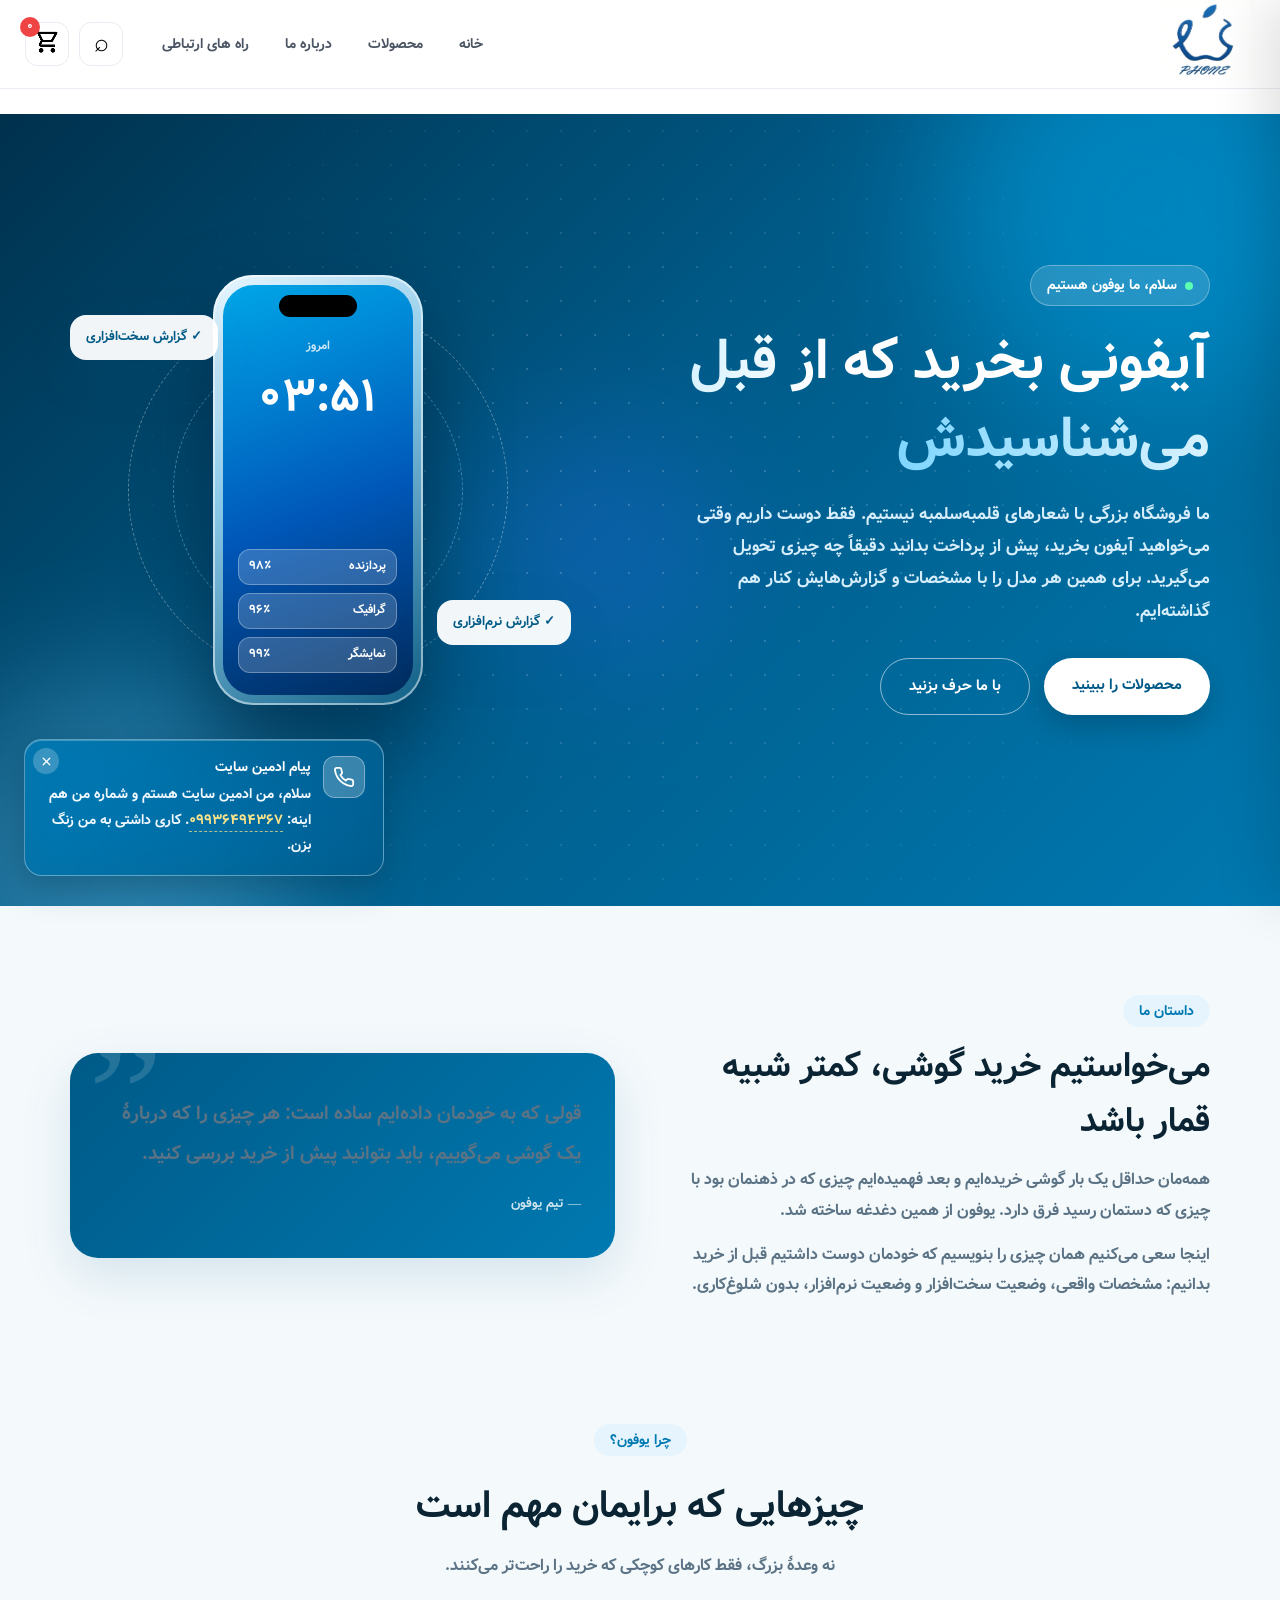
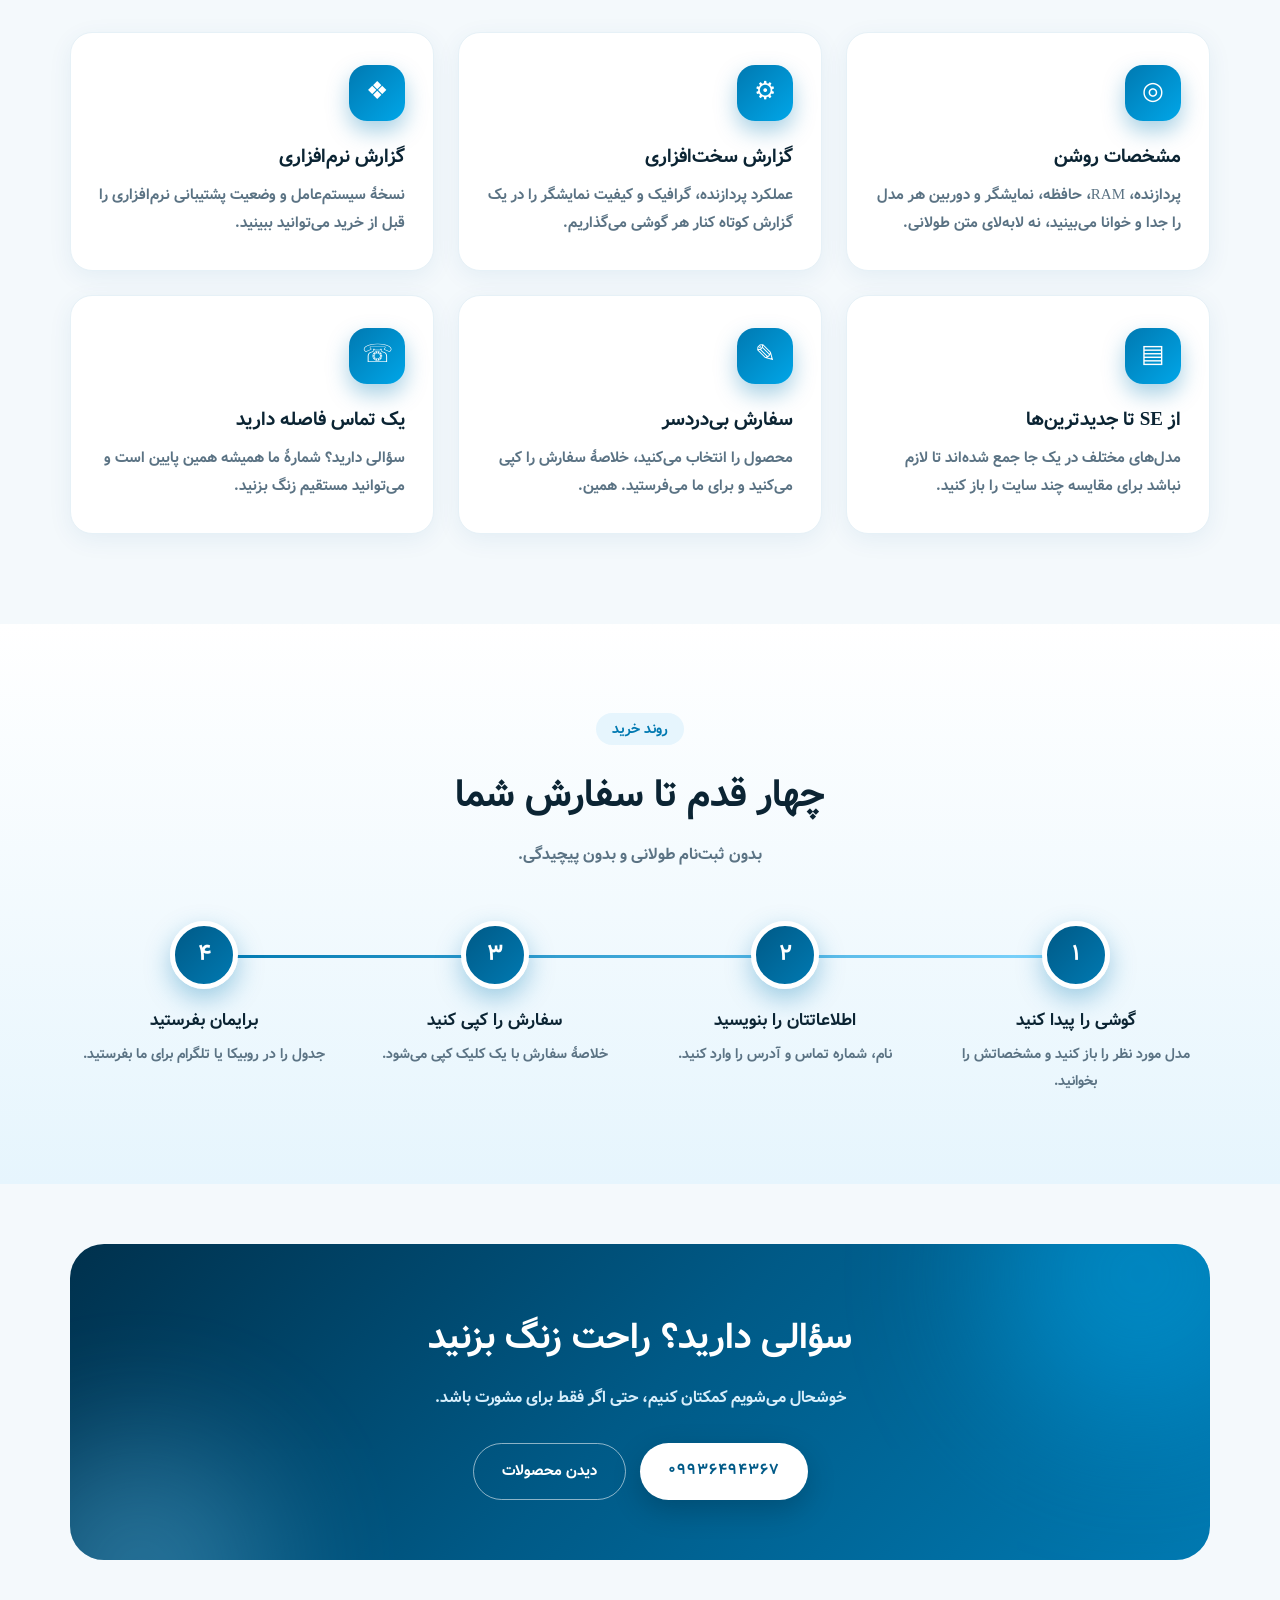
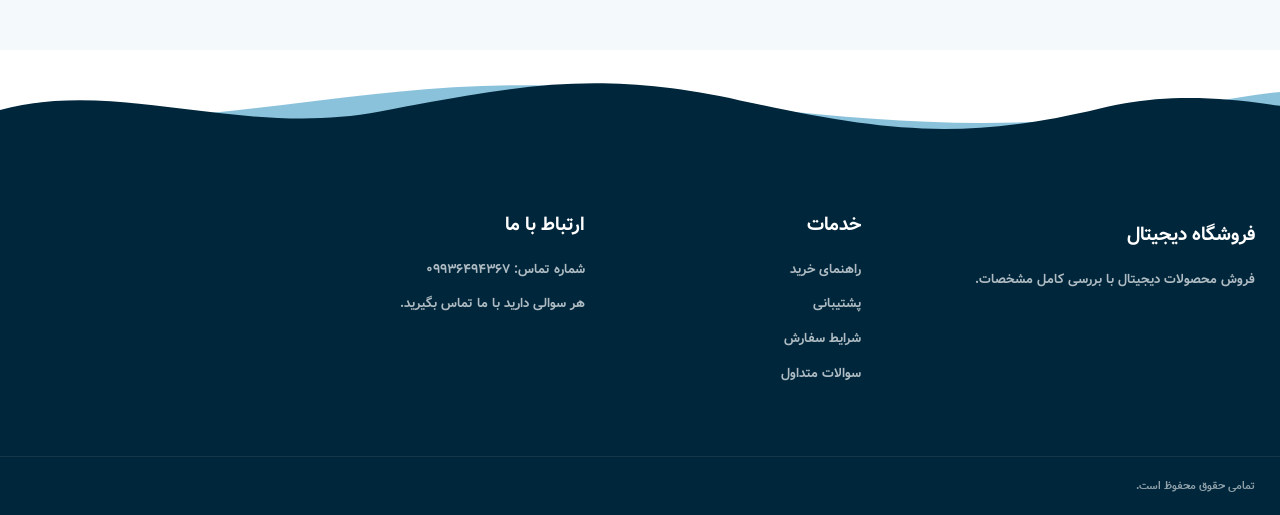
<file: about.html>
<!DOCTYPE html>
<html lang="fa" dir="rtl">
<head>
    <meta charset="UTF-8">

    <meta name="viewport"
          content="width=device-width, initial-scale=1.0">

    <meta name="uphonepelatine"
          content="uphoneplatine">

    <title>UPHONNE.ir</title>

    <link rel="preconnect" href="https://fonts.googleapis.com">
    <link rel="preconnect" href="https://fonts.gstatic.com" crossorigin>

    <link href="https://fonts.googleapis.com/css2?family=Vazirmatn:wght@400;500;600;700;800&display=swap"
          rel="stylesheet">

    <link rel="stylesheet"
          href="style.css">
          <link rel="shortcut icon" href="./img/logo/1234.webp" type="image/x-icon">
</head>

<body>

<!-- ================= HEADER ================= -->

<header class="main-header">

    <div class="header-inner">

        <button class="menu-btn"
                id="menuBtn"
                aria-label="باز کردن منو">

            <span><img style="width: 40px;
            height: 40px;" src="./img/icon menu/menu_28dp_000000_FILL0_wght400_GRAD0_opsz24 (1).png" alt=""></span>
            
            

        </button>


        <a href="#home"
           class="logo">



            <span>
                <img style="width: 100px;
                height: 80px;"  src="./img/logo/1234.webp" alt="">
            </span>

        </a>


        <nav class="desktop-nav">

            <a href="./index.html">خانه</a>
            <a href="./index.html">محصولات</a>
            <a href="./about.html">درباره ما</a>
            <a href="./massage.html">راه های ارتباطی</a>

        </nav>


        <div class="header-actions">

            <button class="search-btn"
                    id="searchBtn"
                    aria-label="جستجو">

                <i>⌕</i>

            </button>


            <button class="cart-btn"
                    id="cartBtn"
                    aria-label="سبد خرید">

                <i><img src="./img/icons/icon shop/shopping_cart_28dp_000000_FILL0_wght400_GRAD0_opsz24.png" alt=""></i>

                <span class="cart-count"
                      id="cartCount">

                    0

                </span>

            </button>

        </div>

    </div>


    <!-- Search -->

    <div class="search-box"
         id="searchBox">

        <div class="search-inner">

            <input type="search"
                   id="searchInput"
                   placeholder="نام محصول را جستجو کنید...">

            <button id="closeSearch">
                x
            </button>

        </div>

    </div>

</header>
<br>


<!-- ================= MOBILE MENU ================= -->

<div class="menu-overlay"
     id="menuOverlay">
</div>


<aside class="mobile-menu"
       id="mobileMenu">

    <div class="mobile-menu-header">

        <strong>
            منوی فروشگاه
        </strong>

        <button id="closeMenu">
            ×
        </button>

    </div>


    <div class="mobile-menu-links">

        <a href="./index.html">خانه</a>
        <a href="./index.html">محصولات</a>
        <a href="./about.html">درباره ما</a>
        <a href="./massage.html">راه های ارتباطی</a>

    </div>

</aside>
<main>

<!-- ===================== ABOUT US : فقط بخش MAIN ===================== -->
<!-- این فایل را داخل صفحهٔ about.html، بین هدر و فوتر خودتان بگذارید -->
<!-- همهٔ کلاس‌ها با ab- شروع می‌شوند تا با style.css سایت تداخل نکنند -->

<style>
.ab{
  --b1:#0079b1; --b2:#005a87; --b3:#7fd6ff; --b4:#e6f5fd;
  --ink:#0b2433; --muted:#5b7384; --bg:#f4f9fc;
  --sh:0 18px 50px rgba(0,90,135,.13);
  font-family:"Vazirmatn",Tahoma,sans-serif;color:var(--ink);background:var(--bg);line-height:1.9;overflow-x:hidden;direction:rtl
}
.ab *{box-sizing:border-box}
.ab h1,.ab h2,.ab h3,.ab p{margin:0}
.ab a{text-decoration:none;color:inherit}
.ab .ab-wrap{width:min(1140px,92%);margin:auto}

/* hero */
.ab .ab-hero{position:relative;min-height:88vh;display:flex;align-items:center;color:#fff;overflow:hidden;
  background:linear-gradient(135deg,#00314d 0%,#005a87 45%,#0079b1 100%)}
.ab .ab-blob{position:absolute;border-radius:50%;filter:blur(70px);opacity:.5;animation:ab-drift 14s ease-in-out infinite alternate}
.ab .ab-blob.a{width:420px;height:420px;background:#00a6e8;top:-120px;right:-80px}
.ab .ab-blob.b{width:360px;height:360px;background:#7fd6ff;bottom:-140px;left:-60px;animation-delay:-5s;opacity:.32}
.ab .ab-blob.c{width:240px;height:240px;background:#2b6cff;top:40%;left:38%;animation-delay:-9s;opacity:.28}
@keyframes ab-drift{to{transform:translate(50px,40px) scale(1.15)}}
.ab .ab-dots{position:absolute;inset:0;background-image:radial-gradient(rgba(255,255,255,.18) 1.2px,transparent 1.2px);background-size:34px 34px;
  -webkit-mask-image:radial-gradient(circle,#000 20%,transparent 75%);mask-image:radial-gradient(circle,#000 20%,transparent 75%)}
.ab .ab-hero .ab-wrap{position:relative;display:grid;grid-template-columns:1.1fr .9fr;gap:40px;align-items:center;padding:70px 0 110px}
.ab .ab-tag{display:inline-flex;align-items:center;gap:8px;padding:6px 16px;border-radius:99px;background:rgba(255,255,255,.14);border:1px solid rgba(255,255,255,.3);font-size:14px;backdrop-filter:blur(8px)}
.ab .ab-tag i{width:8px;height:8px;border-radius:50%;background:#5dffb0;animation:ab-pulse 2s infinite}
@keyframes ab-pulse{0%{box-shadow:0 0 0 0 #5dffb0}70%,100%{box-shadow:0 0 0 10px transparent}}
.ab .ab-hero h1{font-size:clamp(32px,5vw,56px);font-weight:800;line-height:1.4;margin:18px 0}
.ab .ab-grad{background:linear-gradient(90deg,#7fd6ff,#fff,#7fd6ff);background-size:200%;-webkit-background-clip:text;background-clip:text;color:transparent;animation:ab-shine 5s linear infinite}
@keyframes ab-shine{to{background-position:200% 0}}
.ab .ab-hero p{font-size:17px;color:#d6eefb;max-width:540px}
.ab .ab-btns{display:flex;gap:14px;margin-top:30px;flex-wrap:wrap}
.ab .ab-btn{padding:13px 28px;border-radius:99px;font-weight:700;font-size:15px;transition:.3s;display:inline-block;cursor:pointer;font-family:inherit}
.ab .ab-btn.p{background:#fff;color:var(--b2);box-shadow:0 10px 30px rgba(0,0,0,.2)}
.ab .ab-btn.p:hover{transform:translateY(-4px)}
.ab .ab-btn.g{border:1.5px solid rgba(255,255,255,.55);color:#fff}
.ab .ab-btn.g:hover{background:rgba(255,255,255,.15);transform:translateY(-4px)}

/* phone */
.ab .ab-stage{position:relative;height:450px;display:grid;place-items:center;perspective:900px}
.ab .ab-ring{position:absolute;width:380px;height:380px;border-radius:50%;border:1.5px dashed rgba(255,255,255,.35);animation:ab-spin 28s linear infinite}
.ab .ab-ring.r2{width:290px;height:290px;animation-direction:reverse;animation-duration:20s;border-color:rgba(127,214,255,.5)}
@keyframes ab-spin{to{transform:rotate(360deg)}}
.ab .ab-phone{position:relative;width:210px;height:430px;border-radius:40px;padding:10px;
  background:linear-gradient(145deg,#e9f7ff,#8bc9e8 40%,#0f5f86);box-shadow:0 40px 80px rgba(0,20,40,.5),inset 0 0 0 2px rgba(255,255,255,.5);
  animation:ab-float 6s ease-in-out infinite;transition:transform .2s}
@keyframes ab-float{50%{margin-top:-22px}}
.ab .ab-screen{height:100%;border-radius:31px;overflow:hidden;position:relative;background:linear-gradient(160deg,#00a6e8,#0057b8 55%,#002b5c);display:flex;flex-direction:column;align-items:center;padding-top:50px;color:#fff}
.ab .ab-notch{position:absolute;top:10px;left:50%;transform:translateX(-50%);width:78px;height:22px;background:#000;border-radius:20px}
.ab .ab-clk{font-size:46px;font-weight:300;line-height:1.2;margin-top:14px}
.ab .ab-screen small{opacity:.8;font-size:12px}
.ab .ab-chips{margin-top:auto;margin-bottom:22px;width:84%;display:grid;gap:8px}
.ab .ab-chip{background:rgba(255,255,255,.18);border:1px solid rgba(255,255,255,.3);border-radius:12px;padding:6px 10px;font-size:11.5px;display:flex;justify-content:space-between}
.ab .ab-badge{position:absolute;background:rgba(255,255,255,.95);color:var(--b2);border-radius:16px;padding:10px 16px;font-weight:700;font-size:13px;box-shadow:var(--sh);animation:ab-float 5s ease-in-out infinite}
.ab .ab-badge.x{top:50px;left:0;animation-delay:-2s}
.ab .ab-badge.y{bottom:70px;right:-6px;animation-delay:-3.5s}

/* common */
.ab .ab-sec{padding:90px 0;position:relative}
.ab .ab-head{text-align:center;max-width:640px;margin:0 auto 50px}
.ab .ab-head span{color:var(--b1);font-weight:700;font-size:14px;background:var(--b4);padding:5px 16px;border-radius:99px}
.ab .ab-head h2{font-size:clamp(25px,3.4vw,38px);font-weight:800;margin:16px 0 8px}
.ab .ab-head p{color:var(--muted)}

/* stats */
.ab .ab-stats{margin-top:-70px;padding:0;z-index:5}
.ab .ab-sg{background:#fff;border-radius:28px;box-shadow:var(--sh);display:grid;grid-template-columns:repeat(4,1fr);padding:32px 10px}
.ab .ab-st{text-align:center;padding:6px;border-left:1px solid #e3eef5}
.ab .ab-st:last-child{border:0}
.ab .ab-st b{display:block;font-size:44px;font-weight:800;line-height:1.3;background:linear-gradient(135deg,var(--b1),#00a6e8);-webkit-background-clip:text;background-clip:text;color:transparent}
.ab .ab-st span{color:var(--muted);font-size:14px}

/* story */
.ab .ab-story{display:grid;grid-template-columns:1fr 1fr;gap:50px;align-items:center}
.ab .ab-story h2{font-size:clamp(24px,3vw,34px);font-weight:800;margin-bottom:16px;line-height:1.6}
.ab .ab-story p{color:var(--muted);margin-bottom:14px}
.ab .ab-quote{position:relative;background:linear-gradient(135deg,var(--b2),var(--b1));color:#fff;border-radius:28px;padding:42px 34px;box-shadow:var(--sh);overflow:hidden}
.ab .ab-quote::after{content:"”";position:absolute;top:-30px;left:18px;font-size:170px;line-height:1;opacity:.14}
.ab .ab-quote p{font-size:19px;font-weight:600;line-height:2.1;position:relative}
.ab .ab-quote small{display:block;margin-top:16px;opacity:.8;position:relative}

/* cards */
.ab .ab-grid{display:grid;grid-template-columns:repeat(3,1fr);gap:24px}
.ab .ab-card{background:#fff;border-radius:22px;padding:32px 28px;box-shadow:0 6px 24px rgba(0,90,135,.07);position:relative;overflow:hidden;transition:transform .25s,box-shadow .35s;border:1px solid #e6f1f7}
.ab .ab-card::before{content:"";position:absolute;inset:0;background:radial-gradient(circle at var(--mx,50%) var(--my,0%),rgba(0,166,232,.18),transparent 55%);opacity:0;transition:.3s}
.ab .ab-card:hover{box-shadow:var(--sh)}
.ab .ab-card:hover::before{opacity:1}
.ab .ab-ic{width:56px;height:56px;border-radius:18px;display:grid;place-items:center;font-size:25px;margin-bottom:18px;color:#fff;background:linear-gradient(135deg,var(--b1),#00a6e8);box-shadow:0 10px 22px rgba(0,121,177,.35);position:relative}
.ab .ab-card h3{font-size:19px;margin-bottom:6px;position:relative}
.ab .ab-card p{color:var(--muted);font-size:15px;position:relative}

/* steps */
.ab .ab-steps{background:linear-gradient(180deg,#fff,var(--b4))}
.ab .ab-tl{position:relative;display:grid;grid-template-columns:repeat(4,1fr);gap:22px}
.ab .ab-tl::before{content:"";position:absolute;top:34px;right:12%;left:12%;height:3px;background:linear-gradient(90deg,var(--b1),var(--b3));border-radius:3px;transform-origin:right;transform:scaleX(0);transition:transform 1.6s ease}
.ab .ab-tl.in::before{transform:scaleX(1)}
.ab .ab-sp{text-align:center;position:relative}
.ab .ab-num{width:68px;height:68px;border-radius:50%;margin:0 auto 16px;display:grid;place-items:center;font-weight:800;font-size:22px;color:#fff;background:linear-gradient(135deg,var(--b2),var(--b1));border:5px solid #fff;box-shadow:0 10px 26px rgba(0,121,177,.35);position:relative;z-index:1}
.ab .ab-sp h3{font-size:17px;margin-bottom:4px}
.ab .ab-sp p{color:var(--muted);font-size:14px}

/* cta */
.ab .ab-cta{padding:60px 0 90px}
.ab .ab-cb{position:relative;overflow:hidden;border-radius:34px;padding:60px 36px;text-align:center;color:#fff;background:linear-gradient(135deg,#00314d,var(--b2) 50%,var(--b1))}
.ab .ab-cb h2{font-size:clamp(24px,3.2vw,36px);font-weight:800;margin-bottom:10px;position:relative}
.ab .ab-cb p{color:#d6eefb;position:relative}
.ab .ab-cb .ab-btns{justify-content:center;position:relative}
.ab .ab-tel{direction:ltr;unicode-bidi:plaintext;letter-spacing:1px}

/* reveal */
.ab .ab-rv{opacity:0;transform:translateY(40px);transition:opacity .9s ease,transform .9s cubic-bezier(.19,1,.22,1)}
.ab .ab-rv.in{opacity:1;transform:none}
.ab .d1{transition-delay:.1s}.ab .d2{transition-delay:.2s}

@media(max-width:900px){
  .ab .ab-hero .ab-wrap{grid-template-columns:1fr;text-align:center}
  .ab .ab-hero p{margin:auto}.ab .ab-btns{justify-content:center}
  .ab .ab-stage{height:420px;order:-1}
  .ab .ab-grid{grid-template-columns:1fr 1fr}
  .ab .ab-tl{grid-template-columns:1fr 1fr;row-gap:34px}.ab .ab-tl::before{display:none}
  .ab .ab-sg{grid-template-columns:1fr 1fr;row-gap:18px}.ab .ab-st:nth-child(2){border:0}
  .ab .ab-story{grid-template-columns:1fr}
}
@media(max-width:560px){.ab .ab-grid{grid-template-columns:1fr}.ab .ab-stage{height:380px}.ab .ab-phone{transform:scale(.88)}}
@media(prefers-reduced-motion:reduce){.ab *{animation:none!important;transition:none!important}.ab .ab-rv{opacity:1;transform:none}}
</style>

<main class="ab">

  <!-- Hero -->
  <div class="ab-hero">
    <div class="ab-blob a"></div><div class="ab-blob b"></div><div class="ab-blob c"></div><div class="ab-dots"></div>
    <div class="ab-wrap">
      <div>
        <span class="ab-tag"><i></i> سلام، ما یوفون هستیم</span>
        <h1>آیفونی بخرید که <span class="ab-grad">از قبل می‌شناسیدش</span></h1>
        <p>ما فروشگاه بزرگی با شعارهای قلمبه‌سلمبه نیستیم. فقط دوست داریم وقتی می‌خواهید آیفون بخرید، پیش از پرداخت بدانید دقیقاً چه چیزی تحویل می‌گیرید. برای همین هر مدل را با مشخصات و گزارش‌هایش کنار هم گذاشته‌ایم.</p>
        <div class="ab-btns">
          <a href="./index.html#products" class="ab-btn p">محصولات را ببینید</a>
          <a href="#ab-contact" class="ab-btn g">با ما حرف بزنید</a>
        </div>
      </div>
      <div class="ab-stage" id="abStage">
        <div class="ab-ring"></div><div class="ab-ring r2"></div>
        <div class="ab-phone" id="abPhone">
          <div class="ab-screen">
            <div class="ab-notch"></div>
            <small>امروز</small>
            <div class="ab-clk" id="abClk">۱۰:۰۹</div>
            <div class="ab-chips">
              <div class="ab-chip"><span>پردازنده</span><b>۹۸٪</b></div>
              <div class="ab-chip"><span>گرافیک</span><b>۹۶٪</b></div>
              <div class="ab-chip"><span>نمایشگر</span><b>۹۹٪</b></div>
            </div>
          </div>
        </div>
        <div class="ab-badge x">✓ گزارش سخت‌افزاری</div>
        <div class="ab-badge y">✓ گزارش نرم‌افزاری</div>
      </div>
    </div>
  </div>


  <!-- Story -->
  <section class="ab-sec">
    <div class="ab-wrap">
      <div class="ab-story">
        <div class="ab-rv">
          <div class="ab-head" style="text-align:right;margin:0 0 14px"><span>داستان ما</span></div>
          <h2>می‌خواستیم خرید گوشی، کمتر شبیه قمار باشد</h2>
          <p>همه‌مان حداقل یک بار گوشی خریده‌ایم و بعد فهمیده‌ایم چیزی که در ذهنمان بود با چیزی که دستمان رسید فرق دارد. یوفون از همین دغدغه ساخته شد.</p>
          <p>اینجا سعی می‌کنیم همان چیزی را بنویسیم که خودمان دوست داشتیم قبل از خرید بدانیم: مشخصات واقعی، وضعیت سخت‌افزار و وضعیت نرم‌افزار، بدون شلوغ‌کاری.</p>
        </div>
        <div class="ab-quote ab-rv d1">
          <p>قولی که به خودمان داده‌ایم ساده است: هر چیزی را که دربارهٔ یک گوشی می‌گوییم، باید بتوانید پیش از خرید بررسی کنید.</p>
          <small>— تیم یوفون</small>
        </div>
      </div>
    </div>
  </section>

  <!-- Why -->
  <section class="ab-sec" style="padding-top:20px">
    <div class="ab-wrap">
      <div class="ab-head ab-rv"><span>چرا یوفون؟</span><h2>چیزهایی که برایمان مهم است</h2><p>نه وعدهٔ بزرگ، فقط کارهای کوچکی که خرید را راحت‌تر می‌کنند.</p></div>
      <div class="ab-grid">
        <div class="ab-card ab-rv"><div class="ab-ic">◎</div><h3>مشخصات روشن</h3><p>پردازنده، RAM، حافظه، نمایشگر و دوربین هر مدل را جدا و خوانا می‌بینید، نه لابه‌لای متن طولانی.</p></div>
        <div class="ab-card ab-rv d1"><div class="ab-ic">⚙</div><h3>گزارش سخت‌افزاری</h3><p>عملکرد پردازنده، گرافیک و کیفیت نمایشگر را در یک گزارش کوتاه کنار هر گوشی می‌گذاریم.</p></div>
        <div class="ab-card ab-rv d2"><div class="ab-ic">❖</div><h3>گزارش نرم‌افزاری</h3><p>نسخهٔ سیستم‌عامل و وضعیت پشتیبانی نرم‌افزاری را قبل از خرید می‌توانید ببینید.</p></div>
        <div class="ab-card ab-rv"><div class="ab-ic">▤</div><h3>از SE تا جدیدترین‌ها</h3><p>مدل‌های مختلف در یک جا جمع شده‌اند تا لازم نباشد برای مقایسه چند سایت را باز کنید.</p></div>
        <div class="ab-card ab-rv d1"><div class="ab-ic">✎</div><h3>سفارش بی‌دردسر</h3><p>محصول را انتخاب می‌کنید، خلاصهٔ سفارش را کپی می‌کنید و برای ما می‌فرستید. همین.</p></div>
        <div class="ab-card ab-rv d2"><div class="ab-ic">☏</div><h3>یک تماس فاصله دارید</h3><p>سؤالی دارید؟ شمارهٔ ما همیشه همین پایین است و می‌توانید مستقیم زنگ بزنید.</p></div>
      </div>
    </div>
  </section>

  <!-- Steps -->
  <section class="ab-sec ab-steps">
    <div class="ab-wrap">
      <div class="ab-head ab-rv"><span>روند خرید</span><h2>چهار قدم تا سفارش شما</h2><p>بدون ثبت‌نام طولانی و بدون پیچیدگی.</p></div>
      <div class="ab-tl ab-rv" id="abTl">
        <div class="ab-sp"><div class="ab-num">۱</div><h3>گوشی را پیدا کنید</h3><p>مدل مورد نظر را باز کنید و مشخصاتش را بخوانید.</p></div>
        <div class="ab-sp"><div class="ab-num">۲</div><h3>اطلاعاتتان را بنویسید</h3><p>نام، شماره تماس و آدرس را وارد کنید.</p></div>
        <div class="ab-sp"><div class="ab-num">۳</div><h3>سفارش را کپی کنید</h3><p>خلاصهٔ سفارش با یک کلیک کپی می‌شود.</p></div>
        <div class="ab-sp"><div class="ab-num">۴</div><h3>برایمان بفرستید</h3><p>جدول را در روبیکا یا تلگرام برای ما بفرستید.</p></div>
      </div>
    </div>
  </section>

  <!-- CTA -->
  <section class="ab-cta" id="ab-contact">
    <div class="ab-wrap">
      <div class="ab-cb ab-rv">
        <div class="ab-blob a" style="width:300px;height:300px"></div><div class="ab-blob b" style="width:260px;height:260px"></div>
        <h2>سؤالی دارید؟ راحت زنگ بزنید</h2>
        <p>خوشحال می‌شویم کمکتان کنیم، حتی اگر فقط برای مشورت باشد.</p>
        <div class="ab-btns">
          <a href="tel:09936494367" class="ab-btn p ab-tel">09936494367</a>
          <a href="./index.html#products" class="ab-btn g">دیدن محصولات</a>
        </div>
      </div>
    </div>
  </section>

</main>

<script>
(()=>{
  const root=document.querySelector('.ab'); if(!root) return;
  const $=s=>root.querySelector(s), $$=s=>[...root.querySelectorAll(s)];
  const fa=n=>n.toLocaleString('fa-IR');

  // ساعت گوشی
  const clk=$('#abClk');
  const tick=()=>{clk.textContent=new Date().toLocaleTimeString('fa-IR',{hour:'2-digit',minute:'2-digit',hour12:false})};
  tick(); setInterval(tick,30000);

  // شمارنده‌ها
  const count=el=>{
    const to=+el.dataset.count,t0=performance.now(),dur=1600;
    const step=t=>{const p=Math.min((t-t0)/dur,1),e=1-Math.pow(1-p,4);
      el.textContent=fa(Math.round(to*e)); if(p<1) requestAnimationFrame(step)};
    requestAnimationFrame(step);
  };

  // ظاهر شدن هنگام اسکرول
  const io=new IntersectionObserver(es=>es.forEach(e=>{
    if(!e.isIntersecting) return;
    e.target.classList.add('in');
    e.target.querySelectorAll('[data-count]').forEach(count);
    io.unobserve(e.target);
  }),{threshold:.2});
  $$('.ab-rv').forEach(el=>io.observe(el));

  // نور و حالت سه‌بعدی کارت‌ها
  $$('.ab-card').forEach(c=>{
    c.addEventListener('mousemove',e=>{
      const r=c.getBoundingClientRect(),x=(e.clientX-r.left)/r.width,y=(e.clientY-r.top)/r.height;
      c.style.setProperty('--mx',x*100+'%');c.style.setProperty('--my',y*100+'%');
      c.style.transform=`perspective(700px) rotateX(${(.5-y)*8}deg) rotateY(${(x-.5)*8}deg) translateY(-6px)`;
    });
    c.addEventListener('mouseleave',()=>c.style.transform='');
  });

  // حرکت گوشی با موس
  const st=$('#abStage'),ph=$('#abPhone');
  st.addEventListener('mousemove',e=>{
    const r=st.getBoundingClientRect(),x=(e.clientX-r.left)/r.width-.5,y=(e.clientY-r.top)/r.height-.5;
    ph.style.transform=`rotateY(${x*22}deg) rotateX(${-y*16}deg)`;
  });
  st.addEventListener('mouseleave',()=>ph.style.transform='');
})();
</script>














</main>
<footer id="contact">

    <div class="footer-main">

        <div class="footer-column">

            <div>
                
            </div>

            <h3>
                فروشگاه دیجیتال
            </h3>

            <p>
                فروش محصولات دیجیتال
                با بررسی کامل مشخصات.
            </p>

        </div>

        <div class="footer-column">

            <h3>
                خدمات
            </h3>

            <a href="#">راهنمای خرید</a>
            <a href="#">پشتیبانی</a>
            <a href="#">شرایط سفارش</a>
            <a href="#">سوالات متداول</a>

        </div>


        <div class="footer-column">

            <h3>
                ارتباط با ما
            </h3>

            <p>
                شماره تماس:
                09936494367
            </p>

            <p>
                هر سوالی دارید با ما تماس بگیرید.
            </p>

        </div>

    </div>


    <div class="footer-bottom">

        <span>
            تمامی حقوق محفوظ است.
        </span>

    </div>

</footer>



<!-- ================= PRODUCT MODAL ================= -->

<div class="modal-overlay"
     id="productModal">

    <div class="product-modal">

        <button class="modal-close"
                id="productModalClose">

            ×

        </button>

        <div id="productModalContent"></div>

    </div>

</div>



<!-- ================= CART MODAL ================= -->

<div class="modal-overlay"
     id="cartModal">

    <div class="cart-modal">

        <button class="modal-close"
                id="cartClose">

            ×

        </button>

        <h2>
            سبد خرید
        </h2>

        <div id="cartItems"></div>

        <div class="cart-footer">

            <strong id="cartTotal">
                ۰ تومان
            </strong>

            <button id="startCheckout">
                ادامه فرآیند خرید
            </button>

        </div>

    </div>

</div>



<!-- ================= CHECKOUT MODAL ================= -->

<div class="modal-overlay"
     id="checkoutModal">

    <div class="checkout-modal">

        <div class="checkout-progress">

            <span class="step active">1</span>
            <span class="line"></span>
            <span class="step">2</span>
            <span class="line"></span>
            <span class="step">3</span>
            <span class="line"></span>
            <span class="step">4</span>

        </div>


        <button class="modal-close"
                id="checkoutClose">

            ×

        </button>


        <div class="checkout-step active"
             data-step="1">

            <h2>
                اطلاعات شما
            </h2>

            <p>
                برای ادامه فرآیند اطلاعات خود را وارد کنید.
            </p>

            <input id="customerName"
                   type="text"
                   placeholder="نام و نام خانوادگی">

            <input id="customerPhone"
                   type="tel"
                   placeholder="شماره تماس">

            <textarea id="customerAddress"
                      placeholder="آدرس کامل"></textarea>

            <button class="next-step">
                مرحله بعد
            </button>

        </div>


        <div class="checkout-step"
             data-step="2">

            <h2>
                بررسی سبد خرید
            </h2>

            <div id="checkoutCartItems"></div>

            <div class="checkout-buttons">

                <button class="prev-step">
                    مرحله قبل
                </button>

                <button class="next-step">
                    مرحله بعد
                </button>

            </div>

        </div>


        <div class="checkout-step"
             data-step="3">

            <h2>
                خلاصه سفارش
            </h2>

            <div id="orderSummary"></div>

            <button id="copyOrder">
                کپی کردن جدول
            </button>

            <div class="checkout-buttons">

                <button class="prev-step">
                    مرحله قبل
                </button>

                <button class="next-step">
                    مرحله بعد
                </button>

            </div>

        </div>


        <div class="checkout-step"
             data-step="4">

            <h2>
                ارسال سفارش
            </h2>

            <p class="send-message">

                جدول محصولات را کپی و به یکی از
                این پیام‌رسان‌ها برای ما ارسال کنید.

            </p>


            <div class="messengers">

                <a href="#"
                   class="messenger rubika">

                    روبیکا

                </a>

                <a href="#"
                   class="messenger telegram">

                    تلگرام

                </a>

            </div>


            <div class="checkout-buttons">

                <button class="prev-step">
                    مرحله قبل
                </button>

                <button id="finishOrder">
                    پایان سفارش
                </button>

            </div>

        </div>

    </div>

</div>




<!-- ============ Site Admin Glass Notification (All-in-one) ============ -->
<style>
.sn-notif-wrapper,
.sn-notif-wrapper * {
  box-sizing: border-box;
}

.sn-notif-wrapper {
  position: fixed;
  bottom: 24px;
  left: 24px;
  z-index: 999999;
  max-width: 360px;
  width: calc(100% - 48px);
  transform: translateX(-140%);
  opacity: 0;
  transition: transform 1.1s cubic-bezier(.19,1,.22,1), opacity 1.1s ease;
  pointer-events: none;
  font-family: "Vazirmatn", Tahoma, Arial, sans-serif;
  direction: rtl;
}

.sn-notif-wrapper.sn-show {
  transform: translateX(0);
  opacity: 1;
  pointer-events: auto;
}

.sn-notif-card {
  position: relative;
  display: flex;
  align-items: flex-start;
  gap: 12px;
  padding: 16px 18px;
  border-radius: 18px;
  background: linear-gradient(135deg, rgba(0,121,177,0.78), rgba(0,90,135,0.85));
  backdrop-filter: blur(18px) saturate(180%);
  -webkit-backdrop-filter: blur(18px) saturate(180%);
  border: 1px solid rgba(255,255,255,0.35);
  box-shadow:
    0 10px 34px rgba(0, 40, 60, 0.35),
    inset 0 1px 0 rgba(255,255,255,0.25);
  overflow: visible;
}

.sn-notif-icon {
  flex-shrink: 0;
  width: 42px;
  height: 42px;
  border-radius: 12px;
  background: rgba(255,255,255,0.22);
  display: flex;
  align-items: center;
  justify-content: center;
  border: 1px solid rgba(255,255,255,0.35);
}

.sn-notif-icon svg {
  width: 22px;
  height: 22px;
  stroke: #ffffff;
}

.sn-notif-content {
  flex: 1;
  min-width: 0;
}

.sn-notif-title {
  font-size: 14px;
  font-weight: 700;
  margin: 0 0 4px;
  color: #ffffff;
}

.sn-notif-text {
  font-size: 13.5px;
  line-height: 1.9;
  margin: 0;
  color: #f1f9ff;
}

.sn-notif-text a {
  color: #ffe58a;
  font-weight: 700;
  text-decoration: none;
  border-bottom: 1px dashed rgba(255,229,138,0.7);
  transition: color .2s ease;
  unicode-bidi: plaintext;
}

.sn-notif-text a:hover {
  color: #ffffff;
}

.sn-notif-close {
  position: absolute;
  top: 8px;
  left: 8px;
  width: 26px;
  height: 26px;
  border-radius: 50%;
  border: none;
  background: rgba(255,255,255,0.22);
  display: flex;
  align-items: center;
  justify-content: center;
  cursor: pointer;
  transition: background .2s ease, transform .2s ease;
  padding: 0;
}

.sn-notif-close:hover {
  background: rgba(255,255,255,0.4);
  transform: scale(1.08);
}

.sn-notif-close svg {
  width: 13px;
  height: 13px;
  stroke: #ffffff;
}

.sn-confetti-layer {
  position: fixed;
  bottom: 0;
  left: 0;
  width: 100%;
  height: 100%;
  pointer-events: none;
  z-index: 999998;
  overflow: visible;
}

.sn-confetti-layer .sn-confetti-piece {
  position: absolute;
  width: 8px;
  height: 14px;
  opacity: 0;
  border-radius: 2px;
  will-change: transform, opacity;
}

@media (max-width: 480px) {
  .sn-notif-wrapper {
    left: 12px;
    right: 12px;
    bottom: 16px;
    width: auto;
    max-width: 320px;
    margin: 0 auto;
  }
  .sn-notif-card {
    padding: 14px 14px;
  }
}
</style>

<div class="sn-confetti-layer" id="snConfettiLayer"></div>

<div class="sn-notif-wrapper" id="snNotifWrapper">
  <div class="sn-notif-card">
    <button class="sn-notif-close" id="snCloseBtn" aria-label="بستن">
      <svg viewBox="0 0 24 24" fill="none" stroke-width="2.4" stroke-linecap="round" stroke-linejoin="round">
        <line x1="18" y1="6" x2="6" y2="18"></line>
        <line x1="6" y1="6" x2="18" y2="18"></line>
      </svg>
    </button>

    <div class="sn-notif-icon">
      <svg viewBox="0 0 24 24" fill="none" stroke-width="2" stroke-linecap="round" stroke-linejoin="round">
        <path d="M22 16.92v3a2 2 0 0 1-2.18 2 19.79 19.79 0 0 1-8.63-3.07 19.5 19.5 0 0 1-6-6 19.79 19.79 0 0 1-3.07-8.67A2 2 0 0 1 4.11 2h3a2 2 0 0 1 2 1.72c.127.96.362 1.903.7 2.81a2 2 0 0 1-.45 2.11L8.09 9.91a16 16 0 0 0 6 6l1.27-1.27a2 2 0 0 1 2.11-.45c.907.338 1.85.573 2.81.7A2 2 0 0 1 22 16.92z"/>
      </svg>
    </div>

    <div class="sn-notif-content">
      <p class="sn-notif-title">پیام ادمین سایت</p>
      <p class="sn-notif-text">
        سلام، من ادمین سایت هستم و شماره من هم اینه:
        <a href="tel:09936494367">09936494367</a>.
        کاری داشتی به من زنگ بزن.
      </p>
    </div>
  </div>
</div>

<script>
(function () {
  const wrapper = document.getElementById('snNotifWrapper');
  const closeBtn = document.getElementById('snCloseBtn');
  const confettiLayer = document.getElementById('snConfettiLayer');

  if (!wrapper || !closeBtn || !confettiLayer) return;

  const colors = ['#0079b1', '#ffffff', '#7fd6ff', '#ffd166', '#ef476f', '#06d6a0'];

  function launchConfetti() {
    const rect = wrapper.getBoundingClientRect();
    const originX = rect.left + rect.width / 2;
    const originY = rect.top + rect.height / 2;

    const pieceCount = 46;

    for (let i = 0; i < pieceCount; i++) {
      const piece = document.createElement('div');
      piece.className = 'sn-confetti-piece';

      const color = colors[Math.floor(Math.random() * colors.length)];
      piece.style.background = color;

      const startOffsetX = (Math.random() - 0.5) * rect.width * 1.1;
      const startOffsetY = (Math.random() - 0.5) * rect.height * 0.9;
      const startX = originX + startOffsetX;
      const startY = originY + startOffsetY;

      piece.style.left = startX + 'px';
      piece.style.top = startY + 'px';

      // پرتاب اولیه ملایم‌تر به بالا/طرفین
      const angle = (Math.random() * Math.PI) - (Math.PI / 2);
      const distance = 70 + Math.random() * 110;

      const deltaX = Math.cos(angle) * distance * (Math.random() < 0.5 ? -1 : 1);
      const deltaY = -Math.abs(Math.sin(angle) * distance) - (25 + Math.random() * 40);

      // سقوط آرام‌تر: مسافت کمتر + زمان بیشتر
      const fallDistance = 160 + Math.random() * 140;
      const rotateStart = Math.random() * 360;
      const rotateEnd = rotateStart + (Math.random() * 480 - 240);
      const duration = 3400 + Math.random() * 1800; // زمان بیشتر = سقوط آرام‌تر
      const delay = Math.random() * 150;

      // کمی رانش افقی هنگام سقوط، شبیه افتادن کاغذ واقعی
      const driftX = (Math.random() - 0.5) * 60;

      confettiLayer.appendChild(piece);

      const animation = piece.animate([
        {
          transform: `translate(0px, 0px) rotate(${rotateStart}deg) scale(0.6)`,
          opacity: 0
        },
        {
          offset: 0.15,
          opacity: 1,
          transform: `translate(${deltaX * 0.5}px, ${deltaY}px) rotate(${rotateStart + 30}deg) scale(1)`
        },
        {
          offset: 0.4,
          opacity: 1,
          transform: `translate(${deltaX}px, ${deltaY * 0.35}px) rotate(${(rotateStart + rotateEnd) / 2}deg) scale(1)`
        },
        {
          offset: 0.7,
          opacity: 1,
          transform: `translate(${deltaX + driftX * 0.6}px, ${deltaY * 0.35 + fallDistance * 0.6}px) rotate(${rotateEnd * 0.8}deg) scale(0.95)`
        },
        {
          offset: 1,
          opacity: 0,
          transform: `translate(${deltaX + driftX}px, ${deltaY * 0.35 + fallDistance}px) rotate(${rotateEnd}deg) scale(0.85)`
        }
      ], {
        duration: duration,
        delay: delay,
        easing: 'cubic-bezier(.25,.46,.45,.94)', // منحنی نرم‌تر برای حس شناور بودن
        fill: 'forwards'
      });

      animation.onfinish = () => piece.remove();
    }
  }

  function showNotification() {
    wrapper.classList.add('sn-show');
    setTimeout(() => {
      launchConfetti();
    }, 550);
  }

  function hideNotification() {
    wrapper.classList.remove('sn-show');
  }

  closeBtn.addEventListener('click', hideNotification);

  window.addEventListener('load', () => {
    setTimeout(showNotification, 500);
  });
})();
</script>
<!-- ============ End Site Admin Glass Notification ============ -->


<script src="script.js"
        defer>
</script>

</body>
</html>
</file>
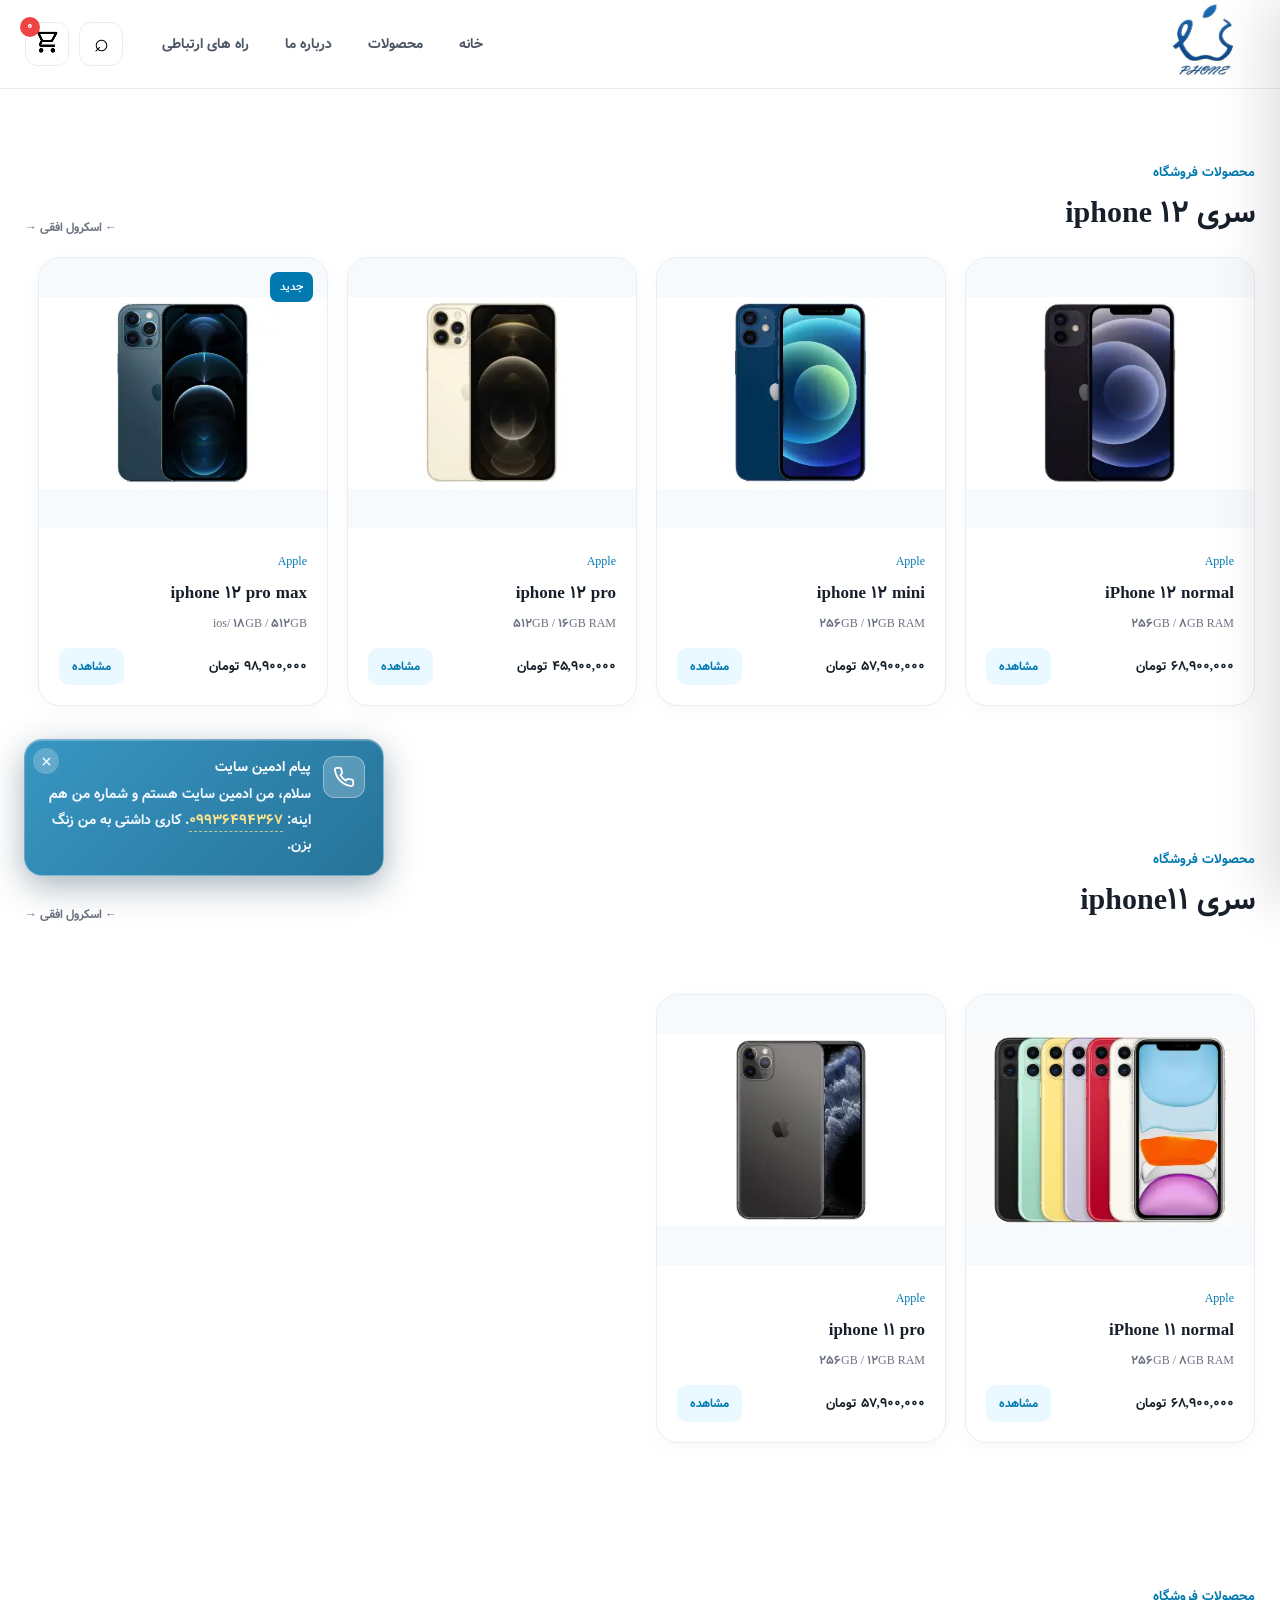
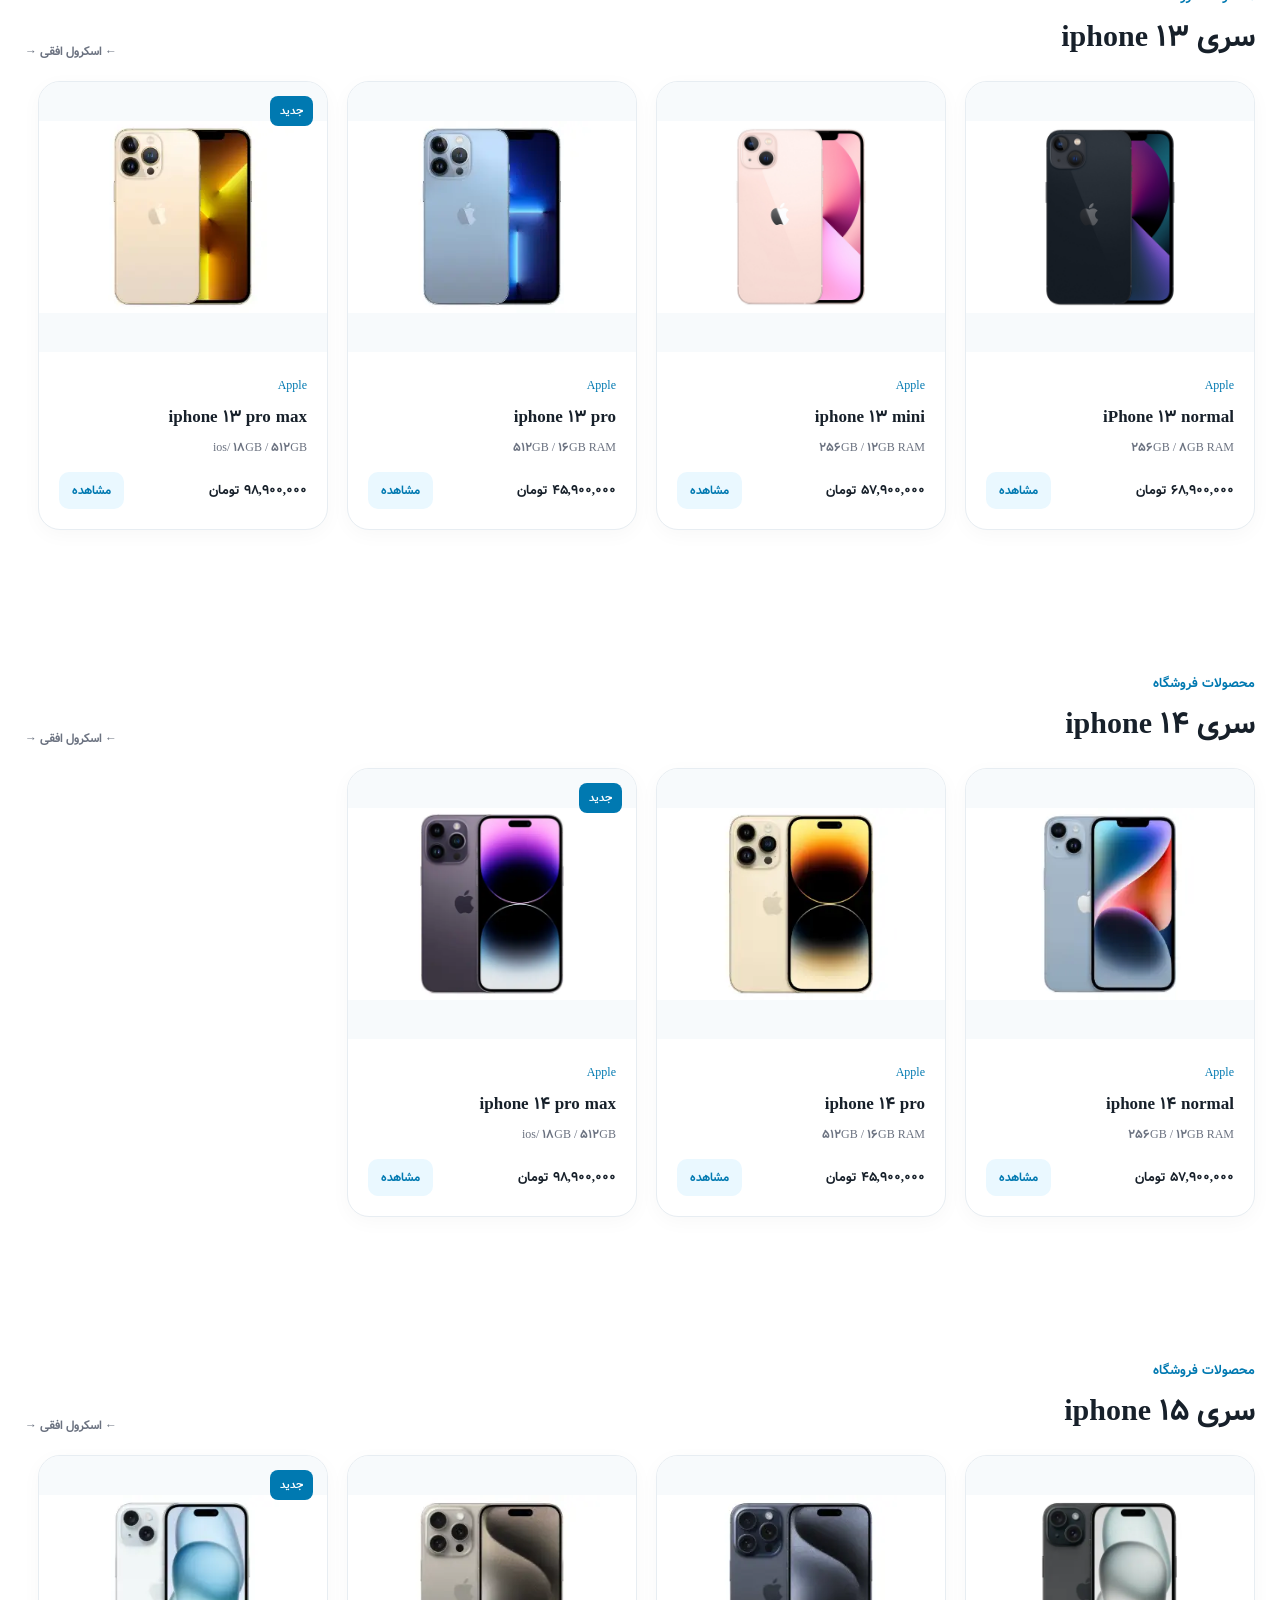
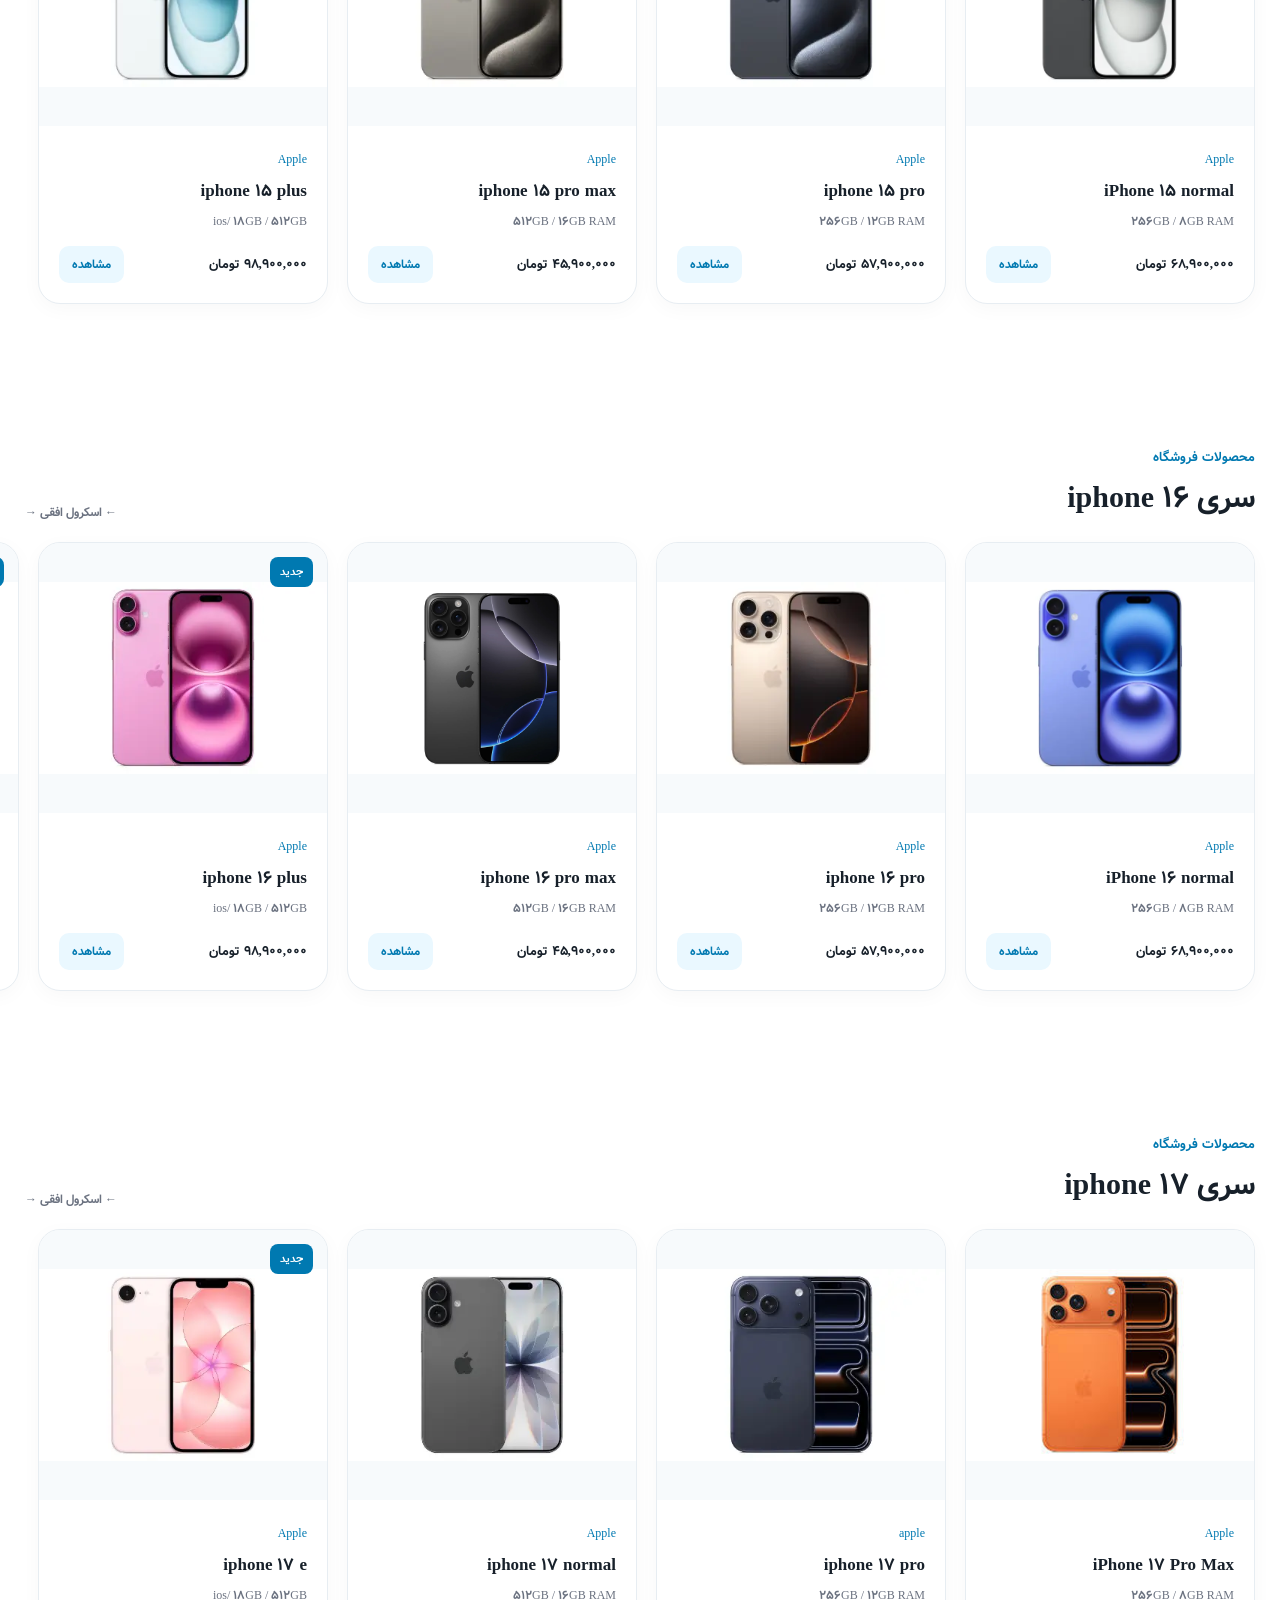
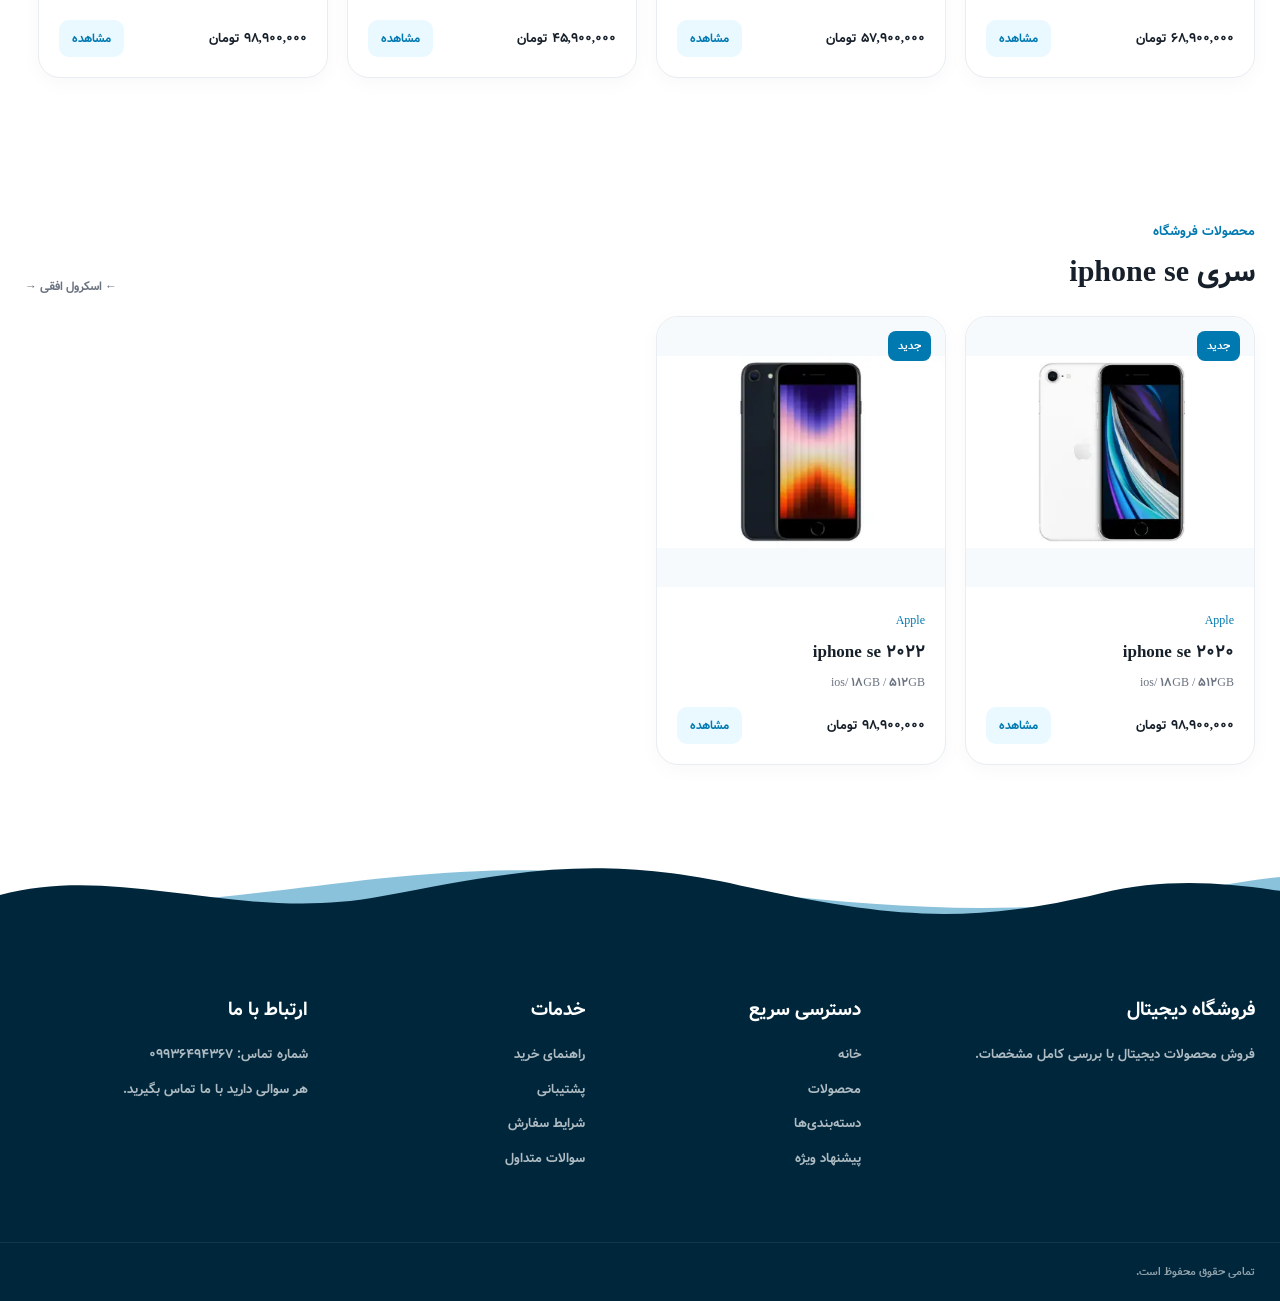
<file: iphone.html>
<!DOCTYPE html>
<html lang="fa" dir="rtl">
<head>
    <meta charset="UTF-8">

    <meta name="viewport"
          content="width=device-width, initial-scale=1.0">

    <meta name="description"
          content="فروشگاه اینترنتی محصولات دیجیتال">

    <title>UPHONNE.ir</title>

    <link rel="preconnect" href="https://fonts.googleapis.com">
    <link rel="preconnect" href="https://fonts.gstatic.com" crossorigin>

    <link href="https://fonts.googleapis.com/css2?family=Vazirmatn:wght@400;500;600;700;800&display=swap"
          rel="stylesheet">

    <link rel="stylesheet"
          href="style.css">
</head>

<body>

<!-- ================= HEADER ================= -->

<header class="main-header">

    <div class="header-inner">

        <button class="menu-btn"
                id="menuBtn"
                aria-label="باز کردن منو">

            <span><img style="width: 40px;
            height: 40px;" src="./img/icon menu/menu_28dp_000000_FILL0_wght400_GRAD0_opsz24 (1).png" alt=""></span>
            
            

        </button>


        <a href="#home"
           class="logo">



            <span>
                <img style="width: 100px;
                height: 80px;"  src="./img/logo/1234.webp" alt="">
            </span>

        </a>


        <nav class="desktop-nav">

            <a href="./index.html">خانه</a>
            <a href="./index.html">محصولات</a>
            <a href="./about.html">درباره ما</a>
            <a href="./massage.html">راه های ارتباطی</a>

        </nav>


        <div class="header-actions">

            <button class="search-btn"
                    id="searchBtn"
                    aria-label="جستجو">

                <i>⌕</i>

            </button>


            <button class="cart-btn"
                    id="cartBtn"
                    aria-label="سبد خرید">

                <i><img src="./img/icons/icon shop/shopping_cart_28dp_000000_FILL0_wght400_GRAD0_opsz24.png" alt=""></i>

                <span class="cart-count"
                      id="cartCount">

                    0

                </span>

            </button>

        </div>

    </div>


    <!-- Search -->

    <div class="search-box"
         id="searchBox">

        <div class="search-inner">

            <input type="search"
                   id="searchInput"
                   placeholder="نام محصول را جستجو کنید...">

            <button id="closeSearch">
                x
            </button>

        </div>

    </div>

</header>


<!-- ================= MOBILE MENU ================= -->

<div class="menu-overlay"
     id="menuOverlay">
</div>


<aside class="mobile-menu"
       id="mobileMenu">

    <div class="mobile-menu-header">

        <strong>
            منوی فروشگاه
        </strong>

        <button id="closeMenu">
            ×
        </button>

    </div>

    <div class="mobile-menu-links">

        <a href="./index.html">خانه</a>
        <a href="./index.html">محصولات</a>
        <a href="./about.html">درباره ما</a>
        <a href="./massage.html">راه های ارتباطی</a>

    </div>

</aside>
<main>

    <section class="section products-section"
         id="products">

    <div class="section-heading">

        <div>

            <span>
                محصولات فروشگاه
            </span>

            <h2>
                سری  iphone 12
            </h2>

        </div>

        <div class="scroll-hint">
            ← اسکرول افقی →
        </div>

    </div>


    <!-- ================================================= -->
    <!-- PRODUCT 1 -->
    <!-- برای  محصول جدید کل این div را Copy/Paste کنید -->
    <!-- ================================================= -->

    <div class="product-card"
         data-category="apple"
         data-name="iPhone 12 normal"
         data-price="68900000">


        <div class="product-image">

  

            <img src="./img/iphone/iphone 12/iphone 12 normal/12 normal اصل.webp"
                 loading="lazy"
                 width="700"
                 height="700"
                 alt="iPhone 12 normal">

        </div>


        <div class="product-info">

            <span class="product-brand">
                Apple
            </span>

            <h3>
                iPhone 12 normal
            </h3>

            <p>
                256GB / 8GB RAM
            </p>

            <div class="product-bottom">

                <strong>
                    ۶۸,۹۰۰,۰۰۰ تومان
                </strong>

                <button class="view-product">
                    مشاهده
                </button>

            </div>

        </div>


        <!-- PRODUCT MODAL DATA -->

        <div class="product-modal-data">

            <div class="modal-gallery">

                <img src="./img/iphone/iphone 12/iphone 12 normal/رنگ بندی 12.webp"
                     loading="lazy"
                     alt="iPhone">

                <img src="./img/iphone/iphone 12/iphone 12 normal/12 normal اصل.webp"
                     loading="lazy"
                     alt="iPhone">

                <img src="./img/iphone/iphone 12/iphone 12 normal/ضد اب 12.webp"
                     loading="lazy"
                     alt="iPhone">

            </div>


            <div class="modal-product-info">

                <span>
                    Apple
                </span>

                <h2>
                    iPhone 12 normal
                </h2>

                <p>
                    پرچمدار قدرتمند اپل با طراحی حرفه‌ای
                    و دوربین فوق‌العاده.
                </p>

                <h3>
                    ۶۸,۹۰۰,۰۰۰ تومان
                </h3>


                <div class="spec-grid">

                    <div>
                        <small>پردازنده</small>
                        <strong>A14 Bionic</strong>
                    </div>

                    <div>
                        <small>RAM</small>
                        <strong>4GB</strong>
                    </div>

                    <div>
                        <small>حافظه</small>
                        <strong>64GB / 128GB / 256GB</strong>
                    </div>

                    <div>
                        <small>نمایشگر</small>
                        <strong>6.1" Super Retina XDR OLED</strong>
                    </div>

                    <div>
                        <small>دوربین</small>
                        <strong>12MP + 12MP</strong>
                    </div>

                    <div>
                        <small>سیستم‌عامل</small>
                        <strong>iOS</strong>
                    </div>

                </div>


                <div class="hardware-report">

                    <h3>
                        گزارش سخت‌افزاری
                    </h3>

                    <p>
                        عملکرد پردازنده:
                        <strong>98%</strong>
                    </p>

                    <p>
                        عملکرد گرافیک:
                        <strong>96%</strong>
                    </p>

                    <p>
                        کیفیت نمایشگر:
                        <strong>99%</strong>
                    </p>

                </div>


                <div class="software-report">

                    <h3>
                        گزارش نرم‌افزاری
                    </h3>

                    <p>
                        نسخه سیستم‌عامل: iOS 18
                    </p>

                    <p>
                        پشتیبانی نرم‌افزاری طولانی‌مدت
                    </p>

                </div>


                <button class="add-to-cart-modal">
                    افزودن به سبد خرید
                </button>

            </div>

        </div>

    </div>



    <!-- PRODUCT 2 -->

    <div class="product-card"
         data-category="Apple"
         data-name="iphone 12 mini"
         data-price="57900000">

        <div class="product-image">

       

            <img src="./img/iphone/iphone 12/iphone 12 mini/iphone 12 اصل.webp"
                 loading="lazy"
                 width="700"
                 height="700"
                 alt="iphone 12 mini">

        </div>

        <div class="product-info">

            <span class="product-brand">
                Apple
            </span>

            <h3>
                iphone 12 mini
            </h3>

            <p>
                256GB / 12GB RAM
            </p>

            <div class="product-bottom">

                <strong>
                    ۵۷,۹۰۰,۰۰۰ تومان
                </strong>

                <button class="view-product">
                    مشاهده
                </button>

            </div>

        </div>


        <div class="product-modal-data">

            <div class="modal-gallery">

                <img src="./img/iphone/iphone 12/iphone 12 mini/12 رنگ.webp"
                     loading="lazy"
                     alt="Apple">

                <img src="./img/iphone/iphone 12/iphone 12 mini/iphone 12 اصل.webp"
                     loading="lazy"
                     alt="Apple">

                 <img src="./img/iphone/iphone 12/iphone 12 mini/اندازه 12.jfif"
                     loading="lazy"
                     alt="Apple">

            </div>

            <div class="modal-product-info">

                <span>
                    Apple
                </span>

                <h2>
                    iphone 12 mini
                </h2>

                <p>
                    پرچمدار سامسونگ با نمایشگر فوق‌العاده
                    و دوربین قدرتمند.
                </p>

                <h3>
                    ۵۷,۹۰۰,۰۰۰ تومان
                </h3>

                <div class="spec-grid">

                    <div>
                        <small>پردازنده</small>
                        <strong>A14 Bionic</strong>
                    </div>

                    <div>
                        <small>RAM</small>
                        <strong>4GB</strong>
                    </div>

                    <div>
                        <small>حافظه</small>
                        <strong>64GB / 128GB / 256GB</strong>
                    </div>

                    <div>
                        <small>نمایشگر</small>
                        <strong>5.4" Super Retina XDR OLED</strong>
                    </div>

                    <div>
                        <small>دوربین</small>
                        <strong>12MP + 12MP</strong>
                    </div>

                    <div>
                        <small>سیستم‌عامل</small>
                        <strong>iOS</strong>
                    </div>

                </div>

                <div class="hardware-report">

                    <h3>
                        گزارش سخت‌افزاری
                    </h3>

                    <p>
                        پردازنده:
                        <strong>97%</strong>
                    </p>

                    <p>
                        گرافیک:
                        <strong>96%</strong>
                    </p>

                    <p>
                        نمایشگر:
                        <strong>99%</strong>
                    </p>

                </div>

                <div class="software-report">

                    <h3>
                        گزارش نرم‌افزاری
                    </h3>

                    <p>
                        ios
                    </p>

                    <p>
                        رابط کاربری One UI
                    </p>

                </div>

                <button class="add-to-cart-modal">
                    افزودن به سبد خرید
                </button>

            </div>

        </div>

    </div>



    <!-- PRODUCT 3 -->

    <div class="product-card"
         data-category="xiaomi"
         data-name="iphone 12 pro"
         data-price="45900000">

        <div class="product-image">

            <img src="./img/iphone/iphone 12/iphoe 12 pro/12 pro  اصل.webp"
                 loading="lazy"
                 width="700"
                 height="700"
                 alt="iphone 12 pro">

        </div>

        <div class="product-info">

            <span class="product-brand">
                Apple
            </span>

            <h3>
              iphone 12 pro
            </h3>

            <p>
                512GB / 16GB RAM
            </p>

            <div class="product-bottom">

                <strong>
                    ۴۵,۹۰۰,۰۰۰ تومان
                </strong>

                <button class="view-product">
                    مشاهده
                </button>

            </div>

        </div>


        <div class="product-modal-data">

            <div class="modal-gallery">

                <img src="./img/iphone/iphone 12/iphoe 12 pro/12 pro  اصل.webp"
                     loading="lazy"
                     alt="Apple">

                <img src="./img/iphone/iphone 12/iphoe 12 pro/12 رنگ.webp"
                     loading="lazy"
                     alt="iphone xs max">

                <img src="./img/iphone/iphone 12/iphoe 12 pro/نمایشگر.jfif"
                     loading="lazy"
                     alt="iphone xs max">                     

            </div>

            <div class="modal-product-info">

                <span>
                    Apple
                </span>

                <h2>
                    iphone 12 pro
                </h2>

                <p>
                    گوشی قدرتمند شیائومی با دوربین حرفه‌ای
                    و سخت‌افزار قدرتمند.
                </p>

                <h3>
                    ۴۵,۹۰۰,۰۰۰ تومان
                </h3>

                <div class="spec-grid">

                    <div>
                        <small>پردازنده</small>
                        <strong>A14 Bionic</strong>
                    </div>

                    <div>
                        <small>RAM</small>
                        <strong>6GB</strong>
                    </div>

                    <div>
                        <small>حافظه</small>
                        <strong>128GB / 256GB / 512GB</strong>
                    </div>

                    <div>
                        <small>نمایشگر</small>
                        <strong>6.1" Super Retina XDR OLED</strong>
                    </div>

                    <div>
                        <small>دوربین</small>
                        <strong>12MP + 12MP + 12MP</strong>
                    </div>

                    <div>
                        <small>سیستم‌عامل</small>
                        <strong>iOS</strong>
                    </div>

                </div>

                <div class="hardware-report">

                    <h3>
                        گزارش سخت‌افزاری
                    </h3>

                    <p>
                        پردازنده:
                        <strong>96%</strong>
                    </p>

                    <p>
                        گرافیک:
                        <strong>95%</strong>
                    </p>

                    <p>
                        نمایشگر:
                        <strong>97%</strong>
                    </p>

                </div>

                <div class="software-report">

                    <h3>
                        گزارش نرم‌افزاری
                    </h3>

                    <p>
                        ios
                    </p>

                    <p>
                        رابط کاربری HyperOS
                    </p>

                </div>

                <button class="add-to-cart-modal">
                    افزودن به سبد خرید
                </button>

            </div>

        </div>

    </div>



    <!-- PRODUCT 4 -->

    <div class="product-card"
         data-category="Apple"
         data-name="iphone 12 pro max"
         data-price="98900000">

        <div class="product-image">

            <span class="product-badge">
                جدید
            </span>

            <img src="./img/iphone/iphone 12/iphone 12 pro max/12 pro max  اصل.webp"
                 loading="lazy"
                 width="700"
                 height="700"
                 alt="iphone 12 pro max">

        </div>

        <div class="product-info">

            <span class="product-brand">
                Apple
            </span>

            <h3>
               iphone 12 pro max
            </h3>

            <p>
            ios/ 18GB / 512GB
            </p>

            <div class="product-bottom">

                <strong>
                    ۹۸,۹۰۰,۰۰۰ تومان
                </strong>

                <button class="view-product">
                    مشاهده
                </button>

            </div>

        </div>


        <div class="product-modal-data">

            <div class="modal-gallery">

                <img src="./img/iphone/iphone 12/iphone 12 pro max/12 pro max  اصل.webp"
                     loading="lazy"
                     alt="iphone 12 pro max">

                <img src="./img/iphone/iphone 12/iphone 12 pro max/رنگ.webp"
                     loading="lazy"
                     alt="iphone 12 pro max">

                <img src="./img/iphone/iphone 12/iphone 12 pro max/12 اندازه.jfif"
                     loading="lazy"
                     alt="iphone 12 pro max">                     

            </div>

            <div class="modal-product-info">

                <span>
                    Apple
                </span>

                <h2>
                    iphone 12 pro max
                </h2>

                <p>
                    لپ‌تاپ حرفه‌ای برای طراحی،
                    برنامه‌نویسی و کارهای سنگین.
                </p>

                <h3>
                    ۹۸,۹۰۰,۰۰۰ تومان
                </h3>

                <div class="spec-grid">

                    <div>
                        <small>پردازنده</small>
                        <strong>A14 Bionic</strong>
                    </div>

                    <div>
                        <small>RAM</small>
                        <strong>6GB</strong>
                    </div>

                    <div>
                        <small>حافظه</small>
                        <strong>128GB / 256GB / 512GB</strong>
                    </div>

                    <div>
                        <small>نمایشگر</small>
                        <strong>6.7" Super Retina XDR OLED</strong>
                    </div>

                </div>

                <div class="hardware-report">

                    <h3>
                        گزارش سخت‌افزاری
                    </h3>

                    <p>
                        پردازنده:
                        <strong>99%</strong>
                    </p>

                    <p>
                        گرافیک:
                        <strong>97%</strong>
                    </p>

                </div>

                <div class="software-report">

                    <h3>
                        گزارش نرم‌افزاری
                    </h3>

                    <p>
                        ios
                    </p>

                </div>

                <button class="add-to-cart-modal">
                    افزودن به سبد خرید
                </button>

            </div>

        </div>

    </div>


</section>

<!-- ////////////////////////////////////////////////////////////// -->
<!-- //////////////////////////////////////////////////////////////////// -->
<!-- /////////////////////////////////////////////////////// -->
<!-- //////////////////////////////////////////////////////////////////////////////////////////////////////////////////////// -->
<!-- ================= PRODUCTS ================= -->

<section class="section products-section"
         id="products">

    <div class="section-heading">

        <div>

            <span>
                محصولات فروشگاه
            </span>

            <h2>
                سری iphone11
            </h2>

        </div>

        <div class="scroll-hint">
            ← اسکرول افقی →
        </div>

    </div>
    <br><br>


    <!-- ================================================= -->
    <!-- PRODUCT 1 -->
    <!-- برای  محصول جدید کل این div را Copy/Paste کنید -->
    <!-- ================================================= -->

    <div class="product-card"
         data-category="apple"
         data-name="iPhone 11 normal"
         data-price="68900000">


        <div class="product-image">

  

            <img src="./img/iphone/iphone 11/ایفون 11 رنگ بندی.webp"
                 loading="lazy"
                 width="700"
                 height="700"
                 alt="iPhone 11 normal">

        </div>


        <div class="product-info">

            <span class="product-brand">
                Apple
            </span>

            <h3>
                iPhone 11 normal
            </h3>

            <p>
                256GB / 8GB RAM
            </p>

            <div class="product-bottom">

                <strong>
                    ۶۸,۹۰۰,۰۰۰ تومان
                </strong>

                <button class="view-product">
                    مشاهده
                </button>

            </div>

        </div>


        <!-- PRODUCT MODAL DATA -->

        <div class="product-modal-data">

            <div class="modal-gallery">

                <img src="./img/iphone/iphone 11/ایفون 11 اصل.webp"
                     loading="lazy"
                     alt="iPhone">

                <img src="./img/iphone/iphone 11/ایفون 11 رنگ بندی.webp"
                     loading="lazy"
                     alt="iPhone">

                <img src="./img/iphone/iphone 11/ایفون 11 گیم.webp"
                     loading="lazy"
                     alt="iPhone">

            </div>


            <div class="modal-product-info">

                <span>
                    Apple
                </span>

                <h2>
                    iPhone 11 normal
                </h2>

                <p>
                    پرچمدار قدرتمند اپل با طراحی حرفه‌ای
                    و دوربین فوق‌العاده.
                </p>

                <h3>
                    ۶۸,۹۰۰,۰۰۰ تومان
                </h3>


                <div class="spec-grid">

                    <div>
                        <small>پردازنده</small>
                        <strong>A13 Bionic</strong>
                    </div>

                    <div>
                        <small>RAM</small>
                        <strong>4GB</strong>
                    </div>

                    <div>
                        <small>حافظه</small>
                        <strong>64GB / 128GB / 256GB</strong>
                    </div>

                    <div>
                        <small>نمایشگر</small>
                        <strong>6.1" Liquid Retina IPS LCD</strong>
                    </div>

                    <div>
                        <small>دوربین</small>
                        <strong>12MP + 12MP</strong>
                    </div>

                    <div>
                        <small>سیستم‌عامل</small>
                        <strong>iOS</strong>
                    </div>

                </div>


                <div class="hardware-report">

                    <h3>
                        گزارش سخت‌افزاری
                    </h3>

                    <p>
                        عملکرد پردازنده:
                        <strong>98%</strong>
                    </p>

                    <p>
                        عملکرد گرافیک:
                        <strong>96%</strong>
                    </p>

                    <p>
                        کیفیت نمایشگر:
                        <strong>99%</strong>
                    </p>

                </div>


                <div class="software-report">

                    <h3>
                        گزارش نرم‌افزاری
                    </h3>

                    <p>
                        نسخه سیستم‌عامل: iOS 18
                    </p>

                    <p>
                        پشتیبانی نرم‌افزاری طولانی‌مدت
                    </p>

                </div>


                <button class="add-to-cart-modal">
                    افزودن به سبد خرید
                </button>
                
                

            </div>

        </div>

    </div>



    <!-- PRODUCT 2 -->

    <div class="product-card"
         data-category="samsung"
         data-name="iphone 11 pro"
         data-price="57900000">

        <div class="product-image">

       

            <img src="./img/iphone/iphone 11 pro & pro max/ایفون 11 پرو اصل.webp"
                 loading="lazy"
                 width="700"
                 height="700"
                 alt="iphone 11 pro">

        </div>

        <div class="product-info">

            <span class="product-brand">
                Apple
            </span>

            <h3>
               iphone 11 pro 
            </h3>

            <p>
                256GB / 12GB RAM
            </p>

            <div class="product-bottom">

                <strong>
                    ۵۷,۹۰۰,۰۰۰ تومان
                </strong>

                <button class="view-product">
                    مشاهده
                </button>

            </div>

        </div>


        <div class="product-modal-data">

            <div class="modal-gallery">

                <img src="./img/iphone/iphone 11 pro & pro max/کیفیت موبایل ایفون 11 پرو.webp"
                     loading="lazy"
                     alt="Apple">

                <img src="./img/iphone/iphone 11 pro & pro max/یفون 11 پرو رنگ.webp"
                     loading="lazy"
                     alt="Apple">

                <img src="./img/iphone/iphone 11 pro & pro max/ایفون 11 پرو اصل.webp"
                     loading="lazy"
                     alt="Apple">

            </div>

            <div class="modal-product-info">

                <span>
                    
                </span>

                <h2>
                    iphone 11 pro
                </h2>

                <p>
                    پرچمدار سامسونگ با نمایشگر فوق‌العاده
                    و دوربین قدرتمند.
                </p>

                <h3>
                    ۵۷,۹۰۰,۰۰۰ تومان
                </h3>

                <div class="spec-grid">

                    <div>
                        <small>پردازنده</small>
                        <strong>A13 Bionic</strong>
                    </div>

                    <div>
                        <small>RAM</small>
                        <strong>4GB</strong>
                    </div>

                    <div>
                        <small>حافظه</small>
                        <strong>64GB / 256GB / 512GB</strong>
                    </div>

                    <div>
                        <small>نمایشگر</small>
                        <strong>5.8" Super Retina XDR OLED</strong>
                    </div>

                    <div>
                        <small>دوربین</small>
                        <strong>12MP + 12MP + 12MP</strong>
                    </div>

                    <div>
                        <small>سیستم‌عامل</small>
                        <strong>iOS</strong>
                    </div>

                </div>

                <div class="hardware-report">

                    <h3>
                        گزارش سخت‌افزاری
                    </h3>

                    <p>
                        پردازنده:
                        <strong>97%</strong>
                    </p>

                    <p>
                        گرافیک:
                        <strong>96%</strong>
                    </p>

                    <p>
                        نمایشگر:
                        <strong>99%</strong>
                    </p>

                </div>

                <div class="software-report">

                    <h3>
                        گزارش نرم‌افزاری
                    </h3>

                    <p>
                        ios
                    </p>

                    <p>
                        رابط کاربری One UI
                    </p>

                </div>

                <button class="add-to-cart-modal">
                    افزودن به سبد خرید
                </button>

            </div>

        </div>

    </div>


</section>

<!-- ////////////////////////////////////////////////////////////// -->
<!-- //////////////////////////////////////////////////////////////////// -->
<!-- /////////////////////////////////////////////////////// -->
<!-- //////////////////////////////////////////////////////////////////////////////////////////////////////////////////////// -->


<!-- ////////////////////////////////////////////////////////////// -->
<!-- //////////////////////////////////////////////////////////////////// -->
<!-- /////////////////////////////////////////////////////// -->
<!-- //////////////////////////////////////////////////////////////////////////////////////////////////////////////////////// -->

<!-- //////////////////////////////////////////////////////////////////// -->
<!-- /////////////////////////////////////////////////////// -->
<!-- //////////////////////////////////////////////////////////////////////////////////////////////////////////////////////// -->
<!-- ================= PRODUCTS ================= -->

<section class="section products-section"
         id="products">

    <div class="section-heading">

        <div>

            <span>
                محصولات فروشگاه
            </span>

            <h2>
                سری  iphone 13
            </h2>

        </div>

        <div class="scroll-hint">
            ← اسکرول افقی →
        </div>

    </div>


    <!-- ================================================= -->
    <!-- PRODUCT 1 -->
    <!-- برای  محصول جدید کل این div را Copy/Paste کنید -->
    <!-- ================================================= -->

    <div class="product-card"
         data-category="apple"
         data-name="iPhone 13 normal"
         data-price="68900000">


        <div class="product-image">

     

            <img src="./img/iphone/iphone 13/iphone 13 normal/اصل.jfif"
                 loading="lazy"
                 width="700"
                 height="700"
                 alt="iPhone 13 normal">

        </div>


        <div class="product-info">

            <span class="product-brand">
                Apple
            </span>

            <h3>
                iPhone 13 normal
            </h3>

            <p>
                256GB / 8GB RAM
            </p>

            <div class="product-bottom">

                <strong>
                    ۶۸,۹۰۰,۰۰۰ تومان
                </strong>

                <button class="view-product">
                    مشاهده
                </button>

            </div>

        </div>


        <!-- PRODUCT MODAL DATA -->

        <div class="product-modal-data">

            <div class="modal-gallery">

                <img src="./img/iphone/iphone 13/iphone 13 normal/اصل.jfif"
                     loading="lazy"
                     alt="iPhone">

                <img src="./img/iphone/iphone 13/iphone 13 normal/اندازه.jfif"
                     loading="lazy"
                     alt="iPhone">

                <img src="./img/iphone/iphone 13/iphone 13 normal/نمایشگر.jfif"
                     loading="lazy"
                     alt="iPhone">

            </div>


            <div class="modal-product-info">

                <span>
                    Apple
                </span>

                <h2>
                    iPhone 13 normal
                </h2>

                <p>
                    پرچمدار قدرتمند اپل با طراحی حرفه‌ای
                    و دوربین فوق‌العاده.
                </p>

                <h3>
                    ۶۸,۹۰۰,۰۰۰ تومان
                </h3>


                <div class="spec-grid">

                    <div>
                        <small>پردازنده</small>
                        <strong>A15 Bionic</strong>
                    </div>

                    <div>
                        <small>RAM</small>
                        <strong>4GB</strong>
                    </div>

                    <div>
                        <small>حافظه</small>
                        <strong>128GB / 256GB / 512GB</strong>
                    </div>

                    <div>
                        <small>نمایشگر</small>
                        <strong>6.1" Super Retina XDR OLED</strong>
                    </div>

                    <div>
                        <small>دوربین</small>
                        <strong>12MP + 12MP</strong>
                    </div>

                    <div>
                        <small>سیستم‌عامل</small>
                        <strong>iOS</strong>
                    </div>

                </div>


                <div class="hardware-report">

                    <h3>
                        گزارش سخت‌افزاری
                    </h3>

                    <p>
                        عملکرد پردازنده:
                        <strong>98%</strong>
                    </p>

                    <p>
                        عملکرد گرافیک:
                        <strong>96%</strong>
                    </p>

                    <p>
                        کیفیت نمایشگر:
                        <strong>99%</strong>
                    </p>

                </div>


                <div class="software-report">

                    <h3>
                        گزارش نرم‌افزاری
                    </h3>

                    <p>
                        نسخه سیستم‌عامل: iOS 18
                    </p>

                    <p>
                        پشتیبانی نرم‌افزاری طولانی‌مدت
                    </p>

                </div>


                <button class="add-to-cart-modal">
                    افزودن به سبد خرید
                </button>

            </div>

        </div>

    </div>



    <!-- PRODUCT 2 -->

    <div class="product-card"
         data-category="Apple"
         data-name="iphone 13 mini"
         data-price="57900000">

        <div class="product-image">


            <img src="./img/iphone/iphone 13/iphone 13 mini/اصل.jfif"
                 loading="lazy"
                 width="700"
                 height="700"
                 alt="iphone 13 mini">

        </div>

        <div class="product-info">

            <span class="product-brand">
                Apple
            </span>

            <h3>
                iphone 13 mini
            </h3>

            <p>
                256GB / 12GB RAM
            </p>

            <div class="product-bottom">

                <strong>
                    ۵۷,۹۰۰,۰۰۰ تومان
                </strong>

                <button class="view-product">
                    مشاهده
                </button>

            </div>

        </div>


        <div class="product-modal-data">

            <div class="modal-gallery">

                <img src="./img/iphone/iphone 13/iphone 13 mini/رنگ.jfif"
                     loading="lazy"
                     alt="Apple">

                <img src="./img/iphone/iphone 13/iphone 13 mini/اصل.jfif"
                     loading="lazy"
                     alt="Apple">

                 <img src="./img/iphone/iphone 13/iphone 13 mini/نمایشگر.jfif"
                     loading="lazy"
                     alt="Apple">

            </div>

            <div class="modal-product-info">

                <span>
                    Samsung
                </span>

                <h2>
                    Galaxy S24 Ultra
                </h2>

                <p>
                    پرچمدار سامسونگ با نمایشگر فوق‌العاده
                    و دوربین قدرتمند.
                </p>

                <h3>
                    ۵۷,۹۰۰,۰۰۰ تومان
                </h3>

                <div class="spec-grid">

                    <div>
                        <small>پردازنده</small>
                        <strong>A15 Bionic</strong>
                    </div>

                    <div>
                        <small>RAM</small>
                        <strong>4GB</strong>
                    </div>

                    <div>
                        <small>حافظه</small>
                        <strong>128GB / 256GB / 512GB</strong>
                    </div>

                    <div>
                        <small>نمایشگر</small>
                        <strong>5.4" Super Retina XDR OLED</strong>
                    </div>

                    <div>
                        <small>دوربین</small>
                        <strong>12MP + 12MP</strong>
                    </div>

                    <div>
                        <small>سیستم‌عامل</small>
                        <strong>iOS</strong>
                    </div>

                </div>

                <div class="hardware-report">

                    <h3>
                        گزارش سخت‌افزاری
                    </h3>

                    <p>
                        پردازنده:
                        <strong>97%</strong>
                    </p>

                    <p>
                        گرافیک:
                        <strong>96%</strong>
                    </p>

                    <p>
                        نمایشگر:
                        <strong>99%</strong>
                    </p>

                </div>

                <div class="software-report">

                    <h3>
                        گزارش نرم‌افزاری
                    </h3>

                    <p>
                        Android
                    </p>

                    <p>
                        رابط کاربری One UI
                    </p>

                </div>

                <button class="add-to-cart-modal">
                    افزودن به سبد خرید
                </button>

            </div>

        </div>

    </div>



    <!-- PRODUCT 3 -->

    <div class="product-card"
         data-category="xiaomi"
         data-name="iphone 13 pro "
         data-price="45900000">

        <div class="product-image">

            <img src="./img/iphone/iphone 13/iphone 13 pro/13 اصل.webp"
                 loading="lazy"
                 width="700"
                 height="700"
                 alt="iphone xs max">

        </div>

        <div class="product-info">

            <span class="product-brand">
                Apple
            </span>

            <h3>
              iphone 13 pro
            </h3>

            <p>
                512GB / 16GB RAM
            </p>

            <div class="product-bottom">

                <strong>
                    ۴۵,۹۰۰,۰۰۰ تومان
                </strong>

                <button class="view-product">
                    مشاهده
                </button>

            </div>

        </div>


        <div class="product-modal-data">

            <div class="modal-gallery">

                <img src="./img/iphone/iphone 13/iphone 13 pro/13 اصل.webp"
                     loading="lazy"
                     alt="Apple">

                <img src="./img/iphone/iphone 13/iphone 13 pro/13 رنگ.jfif"
                     loading="lazy"
                     alt="iphone xs max">
                 <img src="./img/iphone/iphone 13/iphone 13 pro/13 نمایشگر.jfif"
                     loading="lazy"
                     alt="iphone xs max">
            </div>

            <div class="modal-product-info">

                <span>
                    Apple
                </span>

                <h2>
                    iphone 13 pro 
                </h2>

                <p>
                    گوشی قدرتمند شیائومی با دوربین حرفه‌ای
                    و سخت‌افزار قدرتمند.
                </p>

                <h3>
                    ۴۵,۹۰۰,۰۰۰ تومان
                </h3>

                <div class="spec-grid">

                    <div>
                        <small>پردازنده</small>
                        <strong>A15 Bionic</strong>
                    </div>

                    <div>
                        <small>RAM</small>
                        <strong>6GB</strong>
                    </div>

                    <div>
                        <small>حافظه</small>
                        <strong>128GB / 256GB / 512GB / 1TB</strong>
                    </div>

                    <div>
                        <small>نمایشگر</small>
                        <strong>6.1" Super Retina XDR OLED (ProMotion 120Hz)</strong>
                    </div>

                    <div>
                        <small>دوربین</small>
                        <strong>12MP + 12MP + 12MP</strong>
                    </div>

                    <div>
                        <small>سیستم‌عامل</small>
                        <strong>iOS</strong>
                    </div>

                </div>

                <div class="hardware-report">

                    <h3>
                        گزارش سخت‌افزاری
                    </h3>

                    <p>
                        پردازنده:
                        <strong>96%</strong>
                    </p>

                    <p>
                        گرافیک:
                        <strong>95%</strong>
                    </p>

                    <p>
                        نمایشگر:
                        <strong>97%</strong>
                    </p>

                </div>

                <div class="software-report">

                    <h3>
                        گزارش نرم‌افزاری
                    </h3>

                    <p>
                        ios
                    </p>

                    <p>
                        رابط کاربری HyperOS
                    </p>

                </div>

                <button class="add-to-cart-modal">
                    افزودن به سبد خرید
                </button>

            </div>

        </div>

    </div>



    <!-- PRODUCT 4 -->

    <div class="product-card"
         data-category="Apple"
         data-name="iphone 13 pro max"
         data-price="98900000">

        <div class="product-image">

            <span class="product-badge">
                جدید
            </span>

            <img src="./img/iphone/iphone 13/ipphone 13 pro max/اصل.webp"
                 loading="lazy"
                 width="700"
                 height="700"
                 alt="iphone 13 normal">

        </div>

        <div class="product-info">

            <span class="product-brand">
                Apple
            </span>

            <h3>
               iphone 13 pro max
            </h3>

            <p>
            ios/ 18GB / 512GB
            </p>

            <div class="product-bottom">

                <strong>
                    ۹۸,۹۰۰,۰۰۰ تومان
                </strong>

                <button class="view-product">
                    مشاهده
                </button>

            </div>

        </div>


        <div class="product-modal-data">

            <div class="modal-gallery">

                <img src="./img/iphone/iphone 13/ipphone 13 pro max/رنگ.webp"
                     loading="lazy"
                     alt="iphone 13 normal">

                <img src="./img/iphone/iphone 13/ipphone 13 pro max/اصل.webp"
                     loading="lazy"
                     alt="iphone 13 normal">

                <img src="./img/iphone/iphone 13/ipphone 13 pro max/13 دوربین.jfif"
                     loading="lazy"
                     alt="iphone xs max">                     

            </div>

            <div class="modal-product-info">

                <span>
                    Apple
                </span>

                <h2>
                    iphone 13 pro max
                </h2>

                <p>
                    لپ‌تاپ حرفه‌ای برای طراحی،
                    برنامه‌نویسی و کارهای سنگین.
                </p>

                <h3>
                    ۹۸,۹۰۰,۰۰۰ تومان
                </h3>

                <div class="spec-grid">

                    <div>
                        <small>پردازنده</small>
                        <strong>A15 Bionic</strong>
                    </div>

                    <div>
                        <small>RAM</small>
                        <strong>6GB</strong>
                    </div>

                    <div>
                        <small>حافظه</small>
                        <strong>128GB / 256GB / 512GB / 1TB</strong>
                    </div>

                    <div>
                        <small>نمایشگر</small>
                        <strong>6.7" Super Retina XDR OLED (ProMotion 120Hz)</strong>
                    </div>

                </div>

                <div class="hardware-report">

                    <h3>
                        گزارش سخت‌افزاری
                    </h3>

                    <p>
                        پردازنده:
                        <strong>99%</strong>
                    </p>

                    <p>
                        گرافیک:
                        <strong>97%</strong>
                    </p>

                </div>

                <div class="software-report">

                    <h3>
                        گزارش نرم‌افزاری
                    </h3>

                    <p>
                        ios
                    </p>

                </div>

                <button class="add-to-cart-modal">
                    افزودن به سبد خرید
                </button>

            </div>

        </div>

    </div>


</section>

<!-- ////////////////////////////////////////////////////////////// -->
<!-- //////////////////////////////////////////////////////////////////// -->
<!-- /////////////////////////////////////////////////////// -->
<!-- //////////////////////////////////////////////////////////////////////////////////////////////////////////////////////// -->
<!-- ////////////////////////////////////////////////////////////// -->
<!-- //////////////////////////////////////////////////////////////////// -->
<!-- /////////////////////////////////////////////////////// -->
<!-- //////////////////////////////////////////////////////////////////////////////////////////////////////////////////////// -->
<!-- ================= PRODUCTS ================= -->

<section class="section products-section"
         id="products">

    <div class="section-heading">

        <div>

            <span>
                محصولات فروشگاه
            </span>

            <h2>
                سری iphone 14
            </h2>

        </div>

        <div class="scroll-hint">
            ← اسکرول افقی →
        </div>

    </div>


    <!-- ================================================= -->
    <!-- PRODUCT 1 -->
    <!-- برای  محصول جدید کل این div را Copy/Paste کنید -->
    <!-- ================================================= -->

    <!-- PRODUCT 2 -->

    <div class="product-card"
         data-category="samsung"
         data-name="iphone 14 normal"
         data-price="57900000">

        <div class="product-image">


            <img src="./img/iphone/iphone 14/iphone 14 normal/14  nor  اصل.webp"
                 loading="lazy"
                 width="700"
                 height="700"
                 alt="iphone 14 normal">

        </div>

        <div class="product-info">

            <span class="product-brand">
                Apple
            </span>

            <h3>
                iphone 14 normal
            </h3>

            <p>
                256GB / 12GB RAM
            </p>

            <div class="product-bottom">

                <strong>
                    ۵۷,۹۰۰,۰۰۰ تومان
                </strong>

                <button class="view-product">
                    مشاهده
                </button>

            </div>

        </div>


        <div class="product-modal-data">

            <div class="modal-gallery">

                <img src="./img/iphone/iphone 14/iphone 14 normal/14  nor  اصل.webp"
                     loading="lazy"
                     alt="Apple">

                <img src="./img/iphone/iphone 14/iphone 14 normal/14 رنگ.webp"
                     loading="lazy"
                     alt="Apple">

                <img src="./img/iphone/iphone 14/iphone 14 normal/14 اندازه.webp"
                     loading="lazy"
                     alt="Apple">                     
            </div>

            <div class="modal-product-info">

                <span>
                    Apple
                </span>

                <h2>
                    iphone 14 normal
                </h2>

                <p>
                    پرچمدار سامسونگ با نمایشگر فوق‌العاده
                    و دوربین قدرتمند.
                </p>

                <h3>
                    ۵۷,۹۰۰,۰۰۰ تومان
                </h3>

                <div class="spec-grid">

                    <div>
                        <small>پردازنده</small>
                        <strong>A15 Bionic</strong>
                    </div>

                    <div>
                        <small>RAM</small>
                        <strong>6GB</strong>
                    </div>

                    <div>
                        <small>حافظه</small>
                        <strong>128GB / 256GB / 512GB</strong>
                    </div>

                    <div>
                        <small>نمایشگر</small>
                        <strong>6.1" Super Retina XDR OLED</strong>
                    </div>

                    <div>
                        <small>دوربین</small>
                        <strong>12MP + 12MP</strong>
                    </div>

                    <div>
                        <small>سیستم‌عامل</small>
                        <strong>iOS</strong>
                    </div>

                </div>

                <div class="hardware-report">

                    <h3>
                        گزارش سخت‌افزاری
                    </h3>

                    <p>
                        پردازنده:
                        <strong>97%</strong>
                    </p>

                    <p>
                        گرافیک:
                        <strong>96%</strong>
                    </p>

                    <p>
                        نمایشگر:
                        <strong>99%</strong>
                    </p>

                </div>

                <div class="software-report">

                    <h3>
                        گزارش نرم‌افزاری
                    </h3>

                    <p>
                        ios
                    </p>

                    <p>
                        رابط کاربری One UI
                    </p>

                </div>

                <button class="add-to-cart-modal">
                    افزودن به سبد خرید
                </button>

            </div>

        </div>

    </div>



    <!-- PRODUCT 3 -->

    <div class="product-card"
         data-category="Apple"
         data-name="iphone 14 pro"
         data-price="45900000">

        <div class="product-image">

            <img src="./img/iphone/iphone 14/iphone 14 pro/14  اصل.webp"
                 loading="lazy"
                 width="700"
                 height="700"
                 alt="iphone 14 pro">

        </div>

        <div class="product-info">

            <span class="product-brand">
                Apple
            </span>

            <h3>
              iphone 14 pro
            </h3>

            <p>
                512GB / 16GB RAM
            </p>

            <div class="product-bottom">

                <strong>
                    ۴۵,۹۰۰,۰۰۰ تومان
                </strong>

                <button class="view-product">
                    مشاهده
                </button>

            </div>

        </div>


        <div class="product-modal-data">

            <div class="modal-gallery">

                <img src="./img/iphone/iphone 14/iphone 14 pro/14  اصل.webp"
                     loading="lazy"
                     alt="Apple">

                <img src="./img/iphone/iphone 14/iphone 14 pro/14 دوربین.webp"
                     loading="lazy"
                     alt="iphone xs max">

                <img src="./img/iphone/iphone 14/iphone 14 pro/14 بغل.jfif"
                     loading="lazy"
                     alt="iphone xs max">                     

            </div>

            <div class="modal-product-info">

                <span>
                    Apple
                </span>

                <h2>
                    iphone 14 pro
                </h2>

                <p>
                    گوشی قدرتمند شیائومی با دوربین حرفه‌ای
                    و سخت‌افزار قدرتمند.
                </p>

                <h3>
                    ۴۵,۹۰۰,۰۰۰ تومان
                </h3>

                <div class="spec-grid">

                    <div>
                        <small>پردازنده</small>
                        <strong>A16 Bionic</strong>
                    </div>

                    <div>
                        <small>RAM</small>
                        <strong>6GB</strong>
                    </div>

                    <div>
                        <small>حافظه</small>
                        <strong>128GB / 256GB / 512GB / 1TB</strong>
                    </div>

                    <div>
                        <small>نمایشگر</small>
                        <strong>6.1" Super Retina XDR OLED (ProMotion 120Hz)</strong>
                    </div>

                    <div>
                        <small>دوربین</small>
                        <strong>48MP + 12MP + 12MP</strong>
                    </div>

                    <div>
                        <small>سیستم‌عامل</small>
                        <strong>iOS</strong>
                    </div>

                </div>

                <div class="hardware-report">

                    <h3>
                        گزارش سخت‌افزاری
                    </h3>

                    <p>
                        پردازنده:
                        <strong>96%</strong>
                    </p>

                    <p>
                        گرافیک:
                        <strong>95%</strong>
                    </p>

                    <p>
                        نمایشگر:
                        <strong>97%</strong>
                    </p>

                </div>

                <div class="software-report">

                    <h3>
                        گزارش نرم‌افزاری
                    </h3>

                    <p>
                        ios
                    </p>

                    <p>
                        رابط کاربری HyperOS
                    </p>

                </div>

                <button class="add-to-cart-modal">
                    افزودن به سبد خرید
                </button>

            </div>

        </div>

    </div>



    <!-- PRODUCT 4 -->

    <div class="product-card"
         data-category="Apple"
         data-name="iphone 14 pro max"
         data-price="98900000">

        <div class="product-image">

            <span class="product-badge">
                جدید
            </span>

            <img src="./img/iphone/iphone 14/iphone 14 pro max/اصل.webp"
                 loading="lazy"
                 width="700"
                 height="700"
                 alt="iphone 14 pro max">

        </div>

        <div class="product-info">

            <span class="product-brand">
                Apple
            </span>

            <h3>
               iphone 14 pro max
            </h3>

            <p>
            ios/ 18GB / 512GB
            </p>

            <div class="product-bottom">

                <strong>
                    ۹۸,۹۰۰,۰۰۰ تومان
                </strong>

                <button class="view-product">
                    مشاهده
                </button>

            </div>

        </div>


        <div class="product-modal-data">

            <div class="modal-gallery">

                <img src="./img/iphone/iphone 14/iphone 14 pro max/اصل.webp"
                     loading="lazy"
                     alt="iphone 14 pro max">

                <img src="./img/iphone/iphone 14/iphone 14 pro max/14 بغل.jfif"
                     loading="lazy"
                     alt="iphone 14 pro max">

                <img src="./img/iphone/iphone 14/iphone 14 pro max/14 رنگ.jfif"
                     loading="lazy"
                     alt="iphone xs max">                     

            </div>

            <div class="modal-product-info">

                <span>
                    Apple
                </span>

                <h2>
                    iphone 14 pro max
                </h2>

                <p>
                    لپ‌تاپ حرفه‌ای برای طراحی،
                    برنامه‌نویسی و کارهای سنگین.
                </p>

                <h3>
                    ۹۸,۹۰۰,۰۰۰ تومان
                </h3>

                <div class="spec-grid">

                    <div>
                        <small>پردازنده</small>
                        <strong>A16 Bionic</strong>
                    </div>

                    <div>
                        <small>RAM</small>
                        <strong>6GB</strong>
                    </div>

                    <div>
                        <small>حافظه</small>
                        <strong>128GB / 256GB / 512GB / 1TB</strong>
                    </div>

                    <div>
                        <small>نمایشگر</small>
                        <strong>6.7" Super Retina XDR OLED (ProMotion 120Hz)</strong>
                    </div>

                </div>

                <div class="hardware-report">

                    <h3>
                        گزارش سخت‌افزاری
                    </h3>

                    <p>
                        پردازنده:
                        <strong>99%</strong>
                    </p>

                    <p>
                        گرافیک:
                        <strong>97%</strong>
                    </p>

                </div>

                <div class="software-report">

                    <h3>
                        گزارش نرم‌افزاری
                    </h3>

                    <p>
                        ios
                    </p>

                </div>

                <button class="add-to-cart-modal">
                    افزودن به سبد خرید
                </button>

            </div>

        </div>

    </div>


</section>

<!-- ////////////////////////////////////////////////////////////// -->
<!-- //////////////////////////////////////////////////////////////////// -->
<!-- /////////////////////////////////////////////////////// -->
<!-- //////////////////////////////////////////////////////////////////////////////////////////////////////////////////////// -->
<!-- ////////////////////////////////////////////////////////////// -->
<!-- //////////////////////////////////////////////////////////////////// -->
<!-- /////////////////////////////////////////////////////// -->
<!-- //////////////////////////////////////////////////////////////////////////////////////////////////////////////////////// -->
<!-- ================= PRODUCTS ================= -->

<section class="section products-section"
         id="products">

    <div class="section-heading">

        <div>

            <span>
                محصولات فروشگاه
            </span>

            <h2>
               سری iphone 15
            </h2>

        </div>

        <div class="scroll-hint">
            ← اسکرول افقی →
        </div>

    </div>


    <!-- ================================================= -->
    <!-- PRODUCT 1 -->
    <!-- برای  محصول جدید کل این div را Copy/Paste کنید -->
    <!-- ================================================= -->

    <div class="product-card"
         data-category="apple"
         data-name="iPhone 17 Pro Max"
         data-price="68900000">


        <div class="product-image">

      

            <img src="./img/iphone/iphone 15/iphone 15 normal/اصل.webp"
                 loading="lazy"
                 width="700"
                 height="700"
                 alt="iPhone 15 normal">

        </div>


        <div class="product-info">

            <span class="product-brand">
                Apple
            </span>

            <h3>
                iPhone 15 normal
            </h3>

            <p>
                256GB / 8GB RAM
            </p>

            <div class="product-bottom">

                <strong>
                    ۶۸,۹۰۰,۰۰۰ تومان
                </strong>

                <button class="view-product">
                    مشاهده
                </button>

            </div>

        </div>


        <!-- PRODUCT MODAL DATA -->

        <div class="product-modal-data">

            <div class="modal-gallery">

                <img src="./img/iphone/iphone 15/iphone 15 normal/اصل.webp"
                     loading="lazy"
                     alt="iPhone">

                <img src="./img/iphone/iphone 15/iphone 15 normal/بغل 15.webp"
                     loading="lazy"
                     alt="iPhone">

                <img src="./img/iphone/iphone 15/iphone 15 normal/15 سبز.jfif"
                     loading="lazy"
                     alt="iPhone">

            </div>


            <div class="modal-product-info">

                <span>
                    Apple
                </span>

                <h2>
                    iPhone 15 normal
                </h2>

                <p>
                    پرچمدار قدرتمند اپل با طراحی حرفه‌ای
                    و دوربین فوق‌العاده.
                </p>

                <h3>
                    ۶۸,۹۰۰,۰۰۰ تومان
                </h3>


                <div class="spec-grid">

                    <div>
                        <small>پردازنده</small>
                        <strong>A16 Bionic</strong>
                    </div>

                    <div>
                        <small>RAM</small>
                        <strong>6GB</strong>
                    </div>

                    <div>
                        <small>حافظه</small>
                        <strong>128GB / 256GB / 512GB</strong>
                    </div>

                    <div>
                        <small>نمایشگر</small>
                        <strong>6.1" Super Retina XDR OLED</strong>
                    </div>

                    <div>
                        <small>دوربین</small>
                        <strong>48MP + 12MP</strong>
                    </div>

                    <div>
                        <small>سیستم‌عامل</small>
                        <strong>iOS</strong>
                    </div>

                </div>


                <div class="hardware-report">

                    <h3>
                        گزارش سخت‌افزاری
                    </h3>

                    <p>
                        عملکرد پردازنده:
                        <strong>98%</strong>
                    </p>

                    <p>
                        عملکرد گرافیک:
                        <strong>96%</strong>
                    </p>

                    <p>
                        کیفیت نمایشگر:
                        <strong>99%</strong>
                    </p>

                </div>


                <div class="software-report">

                    <h3>
                        گزارش نرم‌افزاری
                    </h3>

                    <p>
                        نسخه سیستم‌عامل: iOS 18
                    </p>

                    <p>
                        پشتیبانی نرم‌افزاری طولانی‌مدت
                    </p>

                </div>


                <button class="add-to-cart-modal">
                    افزودن به سبد خرید
                </button>

            </div>

        </div>

    </div>



    <!-- PRODUCT 2 -->

    <div class="product-card"
         data-category="samsung"
         data-name="iphone 15 pro"
         data-price="57900000">

        <div class="product-image">

       

            <img src="./img/iphone/iphone 15/iphone 15 pro/اصل.webp"
                 loading="lazy"
                 width="700"
                 height="700"
                 alt="iphone 15 pro">

        </div>

        <div class="product-info">

            <span class="product-brand">
                Apple
            </span>

            <h3>
                iphone 15 pro
            </h3>

            <p>
                256GB / 12GB RAM
            </p>

            <div class="product-bottom">

                <strong>
                    ۵۷,۹۰۰,۰۰۰ تومان
                </strong>

                <button class="view-product">
                    مشاهده
                </button>

            </div>

        </div>


        <div class="product-modal-data">

            <div class="modal-gallery">

                <img src="./img/iphone/iphone 15/iphone 15 pro/اصل.webp"
                     loading="lazy"
                     alt="Apple">

                <img src="./img/iphone/iphone 15/iphone 15 pro/15 بغل.webp"
                     loading="lazy"
                     alt="Apple">

                <img src="./img/iphone/iphone 15/iphone 15 pro/15 دوربین.jfif"
                     loading="lazy"
                     alt="Apple">                     

            </div>

            <div class="modal-product-info">

                <span>
                    Samsung
                </span>

                <h2>
                    iphone 15 pro
                </h2>

                <p>
                    پرچمدار سامسونگ با نمایشگر فوق‌العاده
                    و دوربین قدرتمند.
                </p>

                <h3>
                    ۵۷,۹۰۰,۰۰۰ تومان
                </h3>

                <div class="spec-grid">

                    <div>
                        <small>پردازنده</small>
                        <strong>A17 Pro</strong>
                    </div>

                    <div>
                        <small>RAM</small>
                        <strong>8GB</strong>
                    </div>

                    <div>
                        <small>حافظه</small>
                        <strong>128GB / 256GB / 512GB / 1TB</strong>
                    </div>

                    <div>
                        <small>نمایشگر</small>
                        <strong>6.1" Super Retina XDR OLED (ProMotion 120Hz)</strong>
                    </div>

                    <div>
                        <small>دوربین</small>
                        <strong>48MP + 12MP + 12MP</strong>
                    </div>

                    <div>
                        <small>سیستم‌عامل</small>
                        <strong>iOS</strong>
                    </div>

                </div>

                <div class="hardware-report">

                    <h3>
                        گزارش سخت‌افزاری
                    </h3>

                    <p>
                        پردازنده:
                        <strong>97%</strong>
                    </p>

                    <p>
                        گرافیک:
                        <strong>96%</strong>
                    </p>

                    <p>
                        نمایشگر:
                        <strong>99%</strong>
                    </p>

                </div>

                <div class="software-report">

                    <h3>
                        گزارش نرم‌افزاری
                    </h3>

                    <p>
                        Android
                    </p>

                    <p>
                        رابط کاربری One UI
                    </p>

                </div>

                <button class="add-to-cart-modal">
                    افزودن به سبد خرید
                </button>

            </div>

        </div>

    </div>



    <!-- PRODUCT 3 -->

    <div class="product-card"
         data-category="xiaomi"
         data-name="iphone 15 pro max "
         data-price="45900000">

        <div class="product-image">

            <img src="./img/iphone/iphone 15/iphone 15 pro max/15  اصل.webp"
                 loading="lazy"
                 width="700"
                 height="700"
                 alt="iphone 15 pro max">

        </div>

        <div class="product-info">

            <span class="product-brand">
                Apple
            </span>

            <h3>
              iphone 15 pro max
            </h3>

            <p>
                512GB / 16GB RAM
            </p>

            <div class="product-bottom">

                <strong>
                    ۴۵,۹۰۰,۰۰۰ تومان
                </strong>

                <button class="view-product">
                    مشاهده
                </button>

            </div>

        </div>


        <div class="product-modal-data">

            <div class="modal-gallery">

                <img src="./img/iphone/iphone 15/iphone 15 pro max/15  اصل.webp"
                     loading="lazy"
                     alt="iphone 15 pro max">

                <img src="./img/iphone/iphone 15/iphone 15 pro max/15 بغل.jfif"
                     loading="lazy"
                     alt="iphone 15 pro max">

                <img src="./img/iphone/iphone 15/iphone 15 pro max/15 دوربین.jfif"
                     loading="lazy"
                     alt="iphone 15 pro max">
            </div>

            <div class="modal-product-info">

                <span>
                    Apple
                </span>

                <h2>
                    iphone 15 pro max
                </h2>

                <p>
                    گوشی قدرتمند شیائومی با دوربین حرفه‌ای
                    و سخت‌افزار قدرتمند.
                </p>

                <h3>
                    ۴۵,۹۰۰,۰۰۰ تومان
                </h3>

                <div class="spec-grid">

                    <div>
                        <small>پردازنده</small>
                        <strong>A17 Pro</strong>
                    </div>

                    <div>
                        <small>RAM</small>
                        <strong>8GB</strong>
                    </div>

                    <div>
                        <small>حافظه</small>
                        <strong>256GB / 512GB / 1TB</strong>
                    </div>

                    <div>
                        <small>نمایشگر</small>
                        <strong>6.7" Super Retina XDR OLED (ProMotion 120Hz)</strong>
                    </div>

                    <div>
                        <small>دوربین</small>
                        <strong>48MP + 12MP + 12MP</strong>
                    </div>

                    <div>
                        <small>سیستم‌عامل</small>
                        <strong>iOS</strong>
                    </div>

                </div>

                <div class="hardware-report">

                    <h3>
                        گزارش سخت‌افزاری
                    </h3>

                    <p>
                        پردازنده:
                        <strong>96%</strong>
                    </p>

                    <p>
                        گرافیک:
                        <strong>95%</strong>
                    </p>

                    <p>
                        نمایشگر:
                        <strong>97%</strong>
                    </p>

                </div>

                <div class="software-report">

                    <h3>
                        گزارش نرم‌افزاری
                    </h3>

                    <p>
                        ios
                    </p>

                    <p>
                        رابط کاربری HyperOS
                    </p>

                </div>

                <button class="add-to-cart-modal">
                    افزودن به سبد خرید
                </button>

            </div>

        </div>

    </div>



    <!-- PRODUCT 4 -->

    <div class="product-card"
         data-category="اپل"
         data-name="iphone 15 plus"
         data-price="98900000">

        <div class="product-image">

            <span class="product-badge">
                جدید
            </span>

            <img src="./img/iphone/iphone 15/iphone 15 plus/اصل.webp"
                 loading="lazy"
                 width="700"
                 height="700"
                 alt="iphone 15 plus">

        </div>

        <div class="product-info">

            <span class="product-brand">
                Apple
            </span>

            <h3>
               iphone 15 plus
            </h3>

            <p>
            ios/ 18GB / 512GB
            </p>

            <div class="product-bottom">

                <strong>
                    ۹۸,۹۰۰,۰۰۰ تومان
                </strong>

                <button class="view-product">
                    مشاهده
                </button>

            </div>

        </div>


        <div class="product-modal-data">

            <div class="modal-gallery">

                <img src="./img/iphone/iphone 15/iphone 15 plus/اصل.webp"
                     loading="lazy"
                     alt="iphone 15 plus">

                <img src="./img/iphone/iphone 15/iphone 15 plus/15 بغل.webp"
                     loading="lazy"
                     alt="iphone 15 plus">

                <img src="./img/iphone/iphone 15/iphone 15 plus/15 دوربین.jfif"
                     loading="lazy"
                     alt="iphone 15 plus">                     

            </div>

            <div class="modal-product-info">

                <span>
                    Apple
                </span>

                <h2>
                    iphone 15 plus
                </h2>

                <p>
                    لپ‌تاپ حرفه‌ای برای طراحی،
                    برنامه‌نویسی و کارهای سنگین.
                </p>

                <h3>
                    ۹۸,۹۰۰,۰۰۰ تومان
                </h3>

                <div class="spec-grid">

                    <div>
                        <small>پردازنده</small>
                        <strong>A16 Bionic</strong>
                    </div>

                    <div>
                        <small>RAM</small>
                        <strong>6GB</strong>
                    </div>

                    <div>
                        <small>حافظه</small>
                        <strong>128GB / 256GB / 512GB</strong>
                    </div>

                    <div>
                        <small>نمایشگر</small>
                        <strong>6.7" Super Retina XDR OLED</strong>
                    </div>

                </div>

                <div class="hardware-report">

                    <h3>
                        گزارش سخت‌افزاری
                    </h3>

                    <p>
                        پردازنده:
                        <strong>99%</strong>
                    </p>

                    <p>
                        گرافیک:
                        <strong>97%</strong>
                    </p>

                </div>

                <div class="software-report">

                    <h3>
                        گزارش نرم‌افزاری
                    </h3>

                    <p>
                        ios
                    </p>

                </div>

                <button class="add-to-cart-modal">
                    افزودن به سبد خرید
                </button>

            </div>

        </div>

    </div>


</section>

<!-- ////////////////////////////////////////////////////////////// -->
<!-- //////////////////////////////////////////////////////////////////// -->
<!-- /////////////////////////////////////////////////////// -->
<!-- //////////////////////////////////////////////////////////////////////////////////////////////////////////////////////// -->
<!-- ////////////////////////////////////////////////////////////// -->
<!-- //////////////////////////////////////////////////////////////////// -->
<!-- /////////////////////////////////////////////////////// -->
<!-- //////////////////////////////////////////////////////////////////////////////////////////////////////////////////////// -->
<!-- ================= PRODUCTS ================= -->

<section class="section products-section"
         id="products">

    <div class="section-heading">

        <div>

            <span>
                محصولات فروشگاه
            </span>

            <h2>
               سری iphone 16
            </h2>

        </div>

        <div class="scroll-hint">
            ← اسکرول افقی →
        </div>

    </div>


    <!-- ================================================= -->
    <!-- PRODUCT 1 -->
    <!-- برای  محصول جدید کل این div را Copy/Paste کنید -->
    <!-- ================================================= -->

    <div class="product-card"
         data-category="apple"
         data-name="iPhone 16 normal"
         data-price="68900000">


        <div class="product-image">

    

            <img src="./img/iphone/iphone 16/iphone 16 normal/اصل.webp"
                 loading="lazy"
                 width="700"
                 height="700"
                 alt="iPhone 16 normal">

        </div>


        <div class="product-info">

            <span class="product-brand">
                Apple
            </span>

            <h3>
                iPhone 16 normal
            </h3>

            <p>
                256GB / 8GB RAM
            </p>

            <div class="product-bottom">

                <strong>
                    ۶۸,۹۰۰,۰۰۰ تومان
                </strong>

                <button class="view-product">
                    مشاهده
                </button>

            </div>

        </div>


        <!-- PRODUCT MODAL DATA -->

        <div class="product-modal-data">

            <div class="modal-gallery">

                <img src="./img/iphone/iphone 16/iphone 16 normal/اصل.webp"
                     loading="lazy"
                     alt="iPhone 16 normal">

                <img src="./img/iphone/iphone 16/iphone 16 normal/16 دوربین.jfif"
                     loading="lazy"
                     alt="iPhone 16 normal">

                <img src="./img/iphone/iphone 16/iphone 16 normal/16 بغل.webp"
                     loading="lazy"
                     alt="iPhone 16 normal">

            </div>


            <div class="modal-product-info">

                <span>
                    Apple
                </span>

                <h2>
                    iPhone 16 normal
                </h2>

                <p>
                    پرچمدار قدرتمند اپل با طراحی حرفه‌ای
                    و دوربین فوق‌العاده.
                </p>

                <h3>
                    ۶۸,۹۰۰,۰۰۰ تومان
                </h3>


                <div class="spec-grid">

                    <div>
                        <small>پردازنده</small>
                        <strong>A18</strong>
                    </div>

                    <div>
                        <small>RAM</small>
                        <strong>8GB</strong>
                    </div>

                    <div>
                        <small>حافظه</small>
                        <strong>128GB / 256GB / 512GB</strong>
                    </div>

                    <div>
                        <small>نمایشگر</small>
                        <strong>6.1" Super Retina XDR OLED</strong>
                    </div>

                    <div>
                        <small>دوربین</small>
                        <strong>48MP + 12MP</strong>
                    </div>

                    <div>
                        <small>سیستم‌عامل</small>
                        <strong>iOS</strong>
                    </div>

                </div>


                <div class="hardware-report">

                    <h3>
                        گزارش سخت‌افزاری
                    </h3>

                    <p>
                        عملکرد پردازنده:
                        <strong>98%</strong>
                    </p>

                    <p>
                        عملکرد گرافیک:
                        <strong>96%</strong>
                    </p>

                    <p>
                        کیفیت نمایشگر:
                        <strong>99%</strong>
                    </p>

                </div>


                <div class="software-report">

                    <h3>
                        گزارش نرم‌افزاری
                    </h3>

                    <p>
                        نسخه سیستم‌عامل: iOS 18
                    </p>

                    <p>
                        پشتیبانی نرم‌افزاری طولانی‌مدت
                    </p>

                </div>


                <button class="add-to-cart-modal">
                    افزودن به سبد خرید
                </button>

            </div>

        </div>

    </div>



    <!-- PRODUCT 2 -->

    <div class="product-card"
         data-category="Apple"
         data-name="iphone 16 pro"
         data-price="57900000">

        <div class="product-image">

       

            <img src="./img/iphone/iphone 16/iphone 16  pro/اصل.webp"
                 loading="lazy"
                 width="700"
                 height="700"
                 alt="iphone 16 pro">

        </div>

        <div class="product-info">

            <span class="product-brand">
                Apple
            </span>

            <h3>
                iphone 16 pro
            </h3>

            <p>
                256GB / 12GB RAM
            </p>

            <div class="product-bottom">

                <strong>
                    ۵۷,۹۰۰,۰۰۰ تومان
                </strong>

                <button class="view-product">
                    مشاهده
                </button>

            </div>

        </div>


        <div class="product-modal-data">

            <div class="modal-gallery">

                <img src="./img/iphone/iphone 16/iphone 16  pro/اصل.webp"
                     loading="lazy"
                     alt="Apple">

                <img src="./img/iphone/iphone 16/iphone 16  pro/16 دوربین.webp"
                     loading="lazy"
                     alt="Apple">

                <img src="./img/iphone/iphone 16/iphone 16  pro/رنگ جدید.jfif"
                     loading="lazy"
                     alt="iphone 16 pro">                     

            </div>

            <div class="modal-product-info">

                <span>
                    apple
                </span>

                <h2>
                   iphone 16 pro
                </h2>

                <p>
                    پرچمدار سامسونگ با نمایشگر فوق‌العاده
                    و دوربین قدرتمند.
                </p>

                <h3>
                    ۵۷,۹۰۰,۰۰۰ تومان
                </h3>

                <div class="spec-grid">

                    <div>
                        <small>پردازنده</small>
                        <strong>A18 Pro</strong>
                    </div>

                    <div>
                        <small>RAM</small>
                        <strong>8GB</strong>
                    </div>

                    <div>
                        <small>حافظه</small>
                        <strong>128GB / 256GB / 512GB / 1TB</strong>
                    </div>

                    <div>
                        <small>نمایشگر</small>
                        <strong>6.3" Super Retina XDR OLED (ProMotion 120Hz)</strong>
                    </div>

                    <div>
                        <small>دوربین</small>
                        <strong>48MP + 48MP + 12MP</strong>
                    </div>

                    <div>
                        <small>سیستم‌عامل</small>
                        <strong>iOS</strong>
                    </div>

                </div>

                <div class="hardware-report">

                    <h3>
                        گزارش سخت‌افزاری
                    </h3>

                    <p>
                        پردازنده:
                        <strong>97%</strong>
                    </p>

                    <p>
                        گرافیک:
                        <strong>96%</strong>
                    </p>

                    <p>
                        نمایشگر:
                        <strong>99%</strong>
                    </p>

                </div>

                <div class="software-report">

                    <h3>
                        گزارش نرم‌افزاری
                    </h3>

                    <p>
                        ios
                    </p>

                    <p>
                        رابط کاربری One UI
                    </p>

                </div>

                <button class="add-to-cart-modal">
                    افزودن به سبد خرید
                </button>

            </div>

        </div>

    </div>



    <!-- PRODUCT 3 -->

    <div class="product-card"
         data-category="xiaomi"
         data-name="iphone 16 pro max"
         data-price="45900000">

        <div class="product-image">

            <img src="./img/iphone/iphone 16/iphone 16 pro max/اصل.jfif"
                 loading="lazy"
                 width="700"
                 height="700"
                 alt="iphone 16 pro max">

        </div>

        <div class="product-info">

            <span class="product-brand">
                Apple
            </span>

            <h3>
              iphone 16 pro max
            </h3>

            <p>
                512GB / 16GB RAM
            </p>

            <div class="product-bottom">

                <strong>
                    ۴۵,۹۰۰,۰۰۰ تومان
                </strong>

                <button class="view-product">
                    مشاهده
                </button>

            </div>

        </div>


        <div class="product-modal-data">

            <div class="modal-gallery">

                <img src="./img/iphone/iphone 16/iphone 16 pro max/اصل.jfif"
                     loading="lazy"
                     alt="iphone 16 pro max">

                <img src="./img/iphone/iphone 16/iphone 16 pro max/16 بغل.jfif"
                     loading="lazy"
                     alt="iphone 16 pro max">

                <img src="./img/iphone/iphone 16/iphone 16 pro max/دوربین.jfif"
                     loading="lazy"
                     alt="iphone 16 pro max">
            </div>

            <div class="modal-product-info">

                <span>
                    Apple
                </span>

                <h2>
                    iphone 16 pro max
                </h2>

                <p>
                    گوشی قدرتمند شیائومی با دوربین حرفه‌ای
                    و سخت‌افزار قدرتمند.
                </p>

                <h3>
                    ۴۵,۹۰۰,۰۰۰ تومان
                </h3>

                <div class="spec-grid">

                    <div>
                        <small>پردازنده</small>
                        <strong>A18 Pro</strong>
                    </div>

                    <div>
                        <small>RAM</small>
                        <strong>8GB</strong>
                    </div>

                    <div>
                        <small>حافظه</small>
                        <strong>256GB / 512GB / 1TB</strong>
                    </div>

                    <div>
                        <small>نمایشگر</small>
                        <strong>6.9" Super Retina XDR OLED (ProMotion 120Hz)</strong>
                    </div>

                    <div>
                        <small>دوربین</small>
                        <strong>48MP + 48MP + 12MP</strong>
                    </div>

                    <div>
                        <small>سیستم‌عامل</small>
                        <strong>iOS</strong>
                    </div>

                </div>

                <div class="hardware-report">

                    <h3>
                        گزارش سخت‌افزاری
                    </h3>

                    <p>
                        پردازنده:
                        <strong>96%</strong>
                    </p>

                    <p>
                        گرافیک:
                        <strong>95%</strong>
                    </p>

                    <p>
                        نمایشگر:
                        <strong>97%</strong>
                    </p>

                </div>

                <div class="software-report">

                    <h3>
                        گزارش نرم‌افزاری
                    </h3>

                    <p>
                        ios
                    </p>

                    <p>
                        رابط کاربری HyperOS
                    </p>

                </div>

                <button class="add-to-cart-modal">
                    افزودن به سبد خرید
                </button>

            </div>

        </div>

    </div>



    <!-- PRODUCT 4 -->

    <div class="product-card"
         data-category="اپل"
         data-name="iphone 16 plus"
         data-price="98900000">

        <div class="product-image">

            <span class="product-badge">
                جدید
            </span>

            <img src="./img/iphone/iphone 16/iphone 16 plus/اصل.webp"
                 loading="lazy"
                 width="700"
                 height="700"
                 alt="iphone 16 plus">

        </div>

        <div class="product-info">

            <span class="product-brand">
                Apple
            </span>

            <h3>
               iphone 16 plus
            </h3>

            <p>
            ios/ 18GB / 512GB
            </p>

            <div class="product-bottom">

                <strong>
                    ۹۸,۹۰۰,۰۰۰ تومان
                </strong>

                <button class="view-product">
                    مشاهده
                </button>

            </div>

        </div>


        <div class="product-modal-data">

            <div class="modal-gallery">

                <img src="./img/iphone/iphone 16/iphone 16 plus/اصل.webp"
                     loading="lazy"
                     alt="iphone 16 plus">

                <img src="./img/iphone/iphone 16/iphone 16 plus/16 بغل.webp"
                     loading="lazy"
                     alt="iphone 16 plus">


                 <img src="./img/iphone/iphone 16/iphone 16 plus/16 دوربین.webp"
                     loading="lazy"
                     alt="iphone 16 plus">                    
            </div>

            <div class="modal-product-info">

                <span>
                    Apple
                </span>

                <h2>
                    iphone 16 plus
                </h2>

                <p>
                    لپ‌تاپ حرفه‌ای برای طراحی،
                    برنامه‌نویسی و کارهای سنگین.
                </p>

                <h3>
                    ۹۸,۹۰۰,۰۰۰ تومان
                </h3>

                <div class="spec-grid">

                    <div>
                        <small>پردازنده</small>
                        <strong>A18</strong>
                    </div>

                    <div>
                        <small>RAM</small>
                        <strong>8GB</strong>
                    </div>

                    <div>
                        <small>حافظه</small>
                        <strong>128GB / 256GB / 512GB</strong>
                    </div>

                    <div>
                        <small>نمایشگر</small>
                        <strong>6.7" Super Retina XDR OLED</strong>
                    </div>

                </div>

                <div class="hardware-report">

                    <h3>
                        گزارش سخت‌افزاری
                    </h3>

                    <p>
                        پردازنده:
                        <strong>99%</strong>
                    </p>

                    <p>
                        گرافیک:
                        <strong>97%</strong>
                    </p>

                </div>

                <div class="software-report">

                    <h3>
                        گزارش نرم‌افزاری
                    </h3>

                    <p>
                        ios
                    </p>

                </div>

                <button class="add-to-cart-modal">
                    افزودن به سبد خرید
                </button>

            </div>

        </div>

    </div>

        <!-- PRODUCT 5 -->

    <div class="product-card"
         data-category="اپل"
         data-name="iphone 16 e "
         data-price="98900000">

        <div class="product-image">

            <span class="product-badge">
                جدید
            </span>

            <img src="./img/iphone/iphone 16/iphone 16e/اصل.webp"
                 loading="lazy"
                 width="700"
                 height="700"
                 alt="iphone 16 e">

        </div>

        <div class="product-info">

            <span class="product-brand">
                Apple
            </span>

            <h3>
               iphone 16 e
            </h3>

            <p>
            ios/ 18GB / 512GB
            </p>

            <div class="product-bottom">

                <strong>
                    ۹۸,۹۰۰,۰۰۰ تومان
                </strong>

                <button class="view-product">
                    مشاهده
                </button>

            </div>

        </div>


        <div class="product-modal-data">

            <div class="modal-gallery">

                <img src="./img/iphone/iphone 16/iphone 16e/اصل.webp"
                     loading="lazy"
                     alt="iphone 16 e">

                <img src="./img/iphone/iphone 16/iphone 16e/16 بغل.webp"
                     loading="lazy"
                     alt="iphone 16 e">


                 <img src="./img/iphone/iphone 16/iphone 16e/16 دوربین.jfif"
                     loading="lazy"
                     alt="iphone 16 e">                    
            </div>

            <div class="modal-product-info">

                <span>
                    Apple
                </span>

                <h2>
                    iphone 16 e
                </h2>

                <p>
                    لپ‌تاپ حرفه‌ای برای طراحی،
                    برنامه‌نویسی و کارهای سنگین.
                </p>

                <h3>
                    ۹۸,۹۰۰,۰۰۰ تومان
                </h3>

                <div class="spec-grid">

                    <div>
                        <small>پردازنده</small>
                        <strong>A18</strong>
                    </div>

                    <div>
                        <small>RAM</small>
                        <strong>8GB</strong>
                    </div>

                    <div>
                        <small>حافظه</small>
                        <strong>128GB / 256GB / 512GB</strong>
                    </div>

                    <div>
                        <small>نمایشگر</small>
                        <strong>6.1" Super Retina XDR OLED</strong>
                    </div>

                </div>

                <div class="hardware-report">

                    <h3>
                        گزارش سخت‌افزاری
                    </h3>

                    <p>
                        پردازنده:
                        <strong>99%</strong>
                    </p>

                    <p>
                        گرافیک:
                        <strong>97%</strong>
                    </p>

                </div>

                <div class="software-report">

                    <h3>
                        گزارش نرم‌افزاری
                    </h3>

                    <p>
                        ios
                    </p>

                </div>

                <button class="add-to-cart-modal">
                    افزودن به سبد خرید
                </button>

            </div>

        </div>

    </div>


</section>

<!-- ////////////////////////////////////////////////////////////// -->
<!-- //////////////////////////////////////////////////////////////////// -->
<!-- /////////////////////////////////////////////////////// -->
<!-- //////////////////////////////////////////////////////////////////////////////////////////////////////////////////////// -->
<!-- ////////////////////////////////////////////////////////////// -->
<!-- //////////////////////////////////////////////////////////////////// -->
<!-- /////////////////////////////////////////////////////// -->
<!-- //////////////////////////////////////////////////////////////////////////////////////////////////////////////////////// -->
<!-- ================= PRODUCTS ================= -->

<section class="section products-section"
         id="products">

    <div class="section-heading">

        <div>

            <span>
                محصولات فروشگاه
            </span>

            <h2>
              سری iphone 17
            </h2>

        </div>

        <div class="scroll-hint">
            ← اسکرول افقی →
        </div>

    </div>


    <!-- ================================================= -->
    <!-- PRODUCT 1 -->
    <!-- برای  محصول جدید کل این div را Copy/Paste کنید -->
    <!-- ================================================= -->

    <div class="product-card"
         data-category="apple"
         data-name="iPhone 17 Pro Max"
         data-price="68900000">


        <div class="product-image">

        

            <img src="./img/محصولات/17 pro.jfif"
                 loading="lazy"
                 width="700"
                 height="700"
                 alt="iPhone 17 Pro Max">

        </div>


        <div class="product-info">

            <span class="product-brand">
                Apple
            </span>

            <h3>
                iPhone 17 Pro Max
            </h3>

            <p>
                256GB / 8GB RAM
            </p>

            <div class="product-bottom">

                <strong>
                    ۶۸,۹۰۰,۰۰۰ تومان
                </strong>

                <button class="view-product">
                    مشاهده
                </button>

            </div>

        </div>


        <!-- PRODUCT MODAL DATA -->

        <div class="product-modal-data">

            <div class="modal-gallery">

                <img src="./img/iphone/iphone 17/iphone 17 pro max/اصل.webp"
                     loading="lazy"
                     alt="iPhone">

                <img src="./img/iphone/iphone 17/iphone 17 pro max/17 دوربین.jfif"
                     loading="lazy"
                     alt="iPhone">

                <img src="./img/iphone/iphone 17/iphone 17 pro max/17 بغل.jfif"
                     loading="lazy"
                     alt="iPhone">

            </div>


            <div class="modal-product-info">

                <span>
                    Apple
                </span>

                <h2>
                    iPhone 17 Pro Max
                </h2>

                <p>
                    پرچمدار قدرتمند اپل با طراحی حرفه‌ای
                    و دوربین فوق‌العاده.
                </p>

                <h3>
                    ۶۸,۹۰۰,۰۰۰ تومان
                </h3>


                <div class="spec-grid">

                    <div>
                        <small>پردازنده</small>
                        <strong>A19 Pro</strong>
                    </div>

                    <div>
                        <small>RAM</small>
                        <strong>12GB</strong>
                    </div>

                    <div>
                        <small>حافظه</small>
                        <strong>256GB / 512GB / 1TB / 2TB</strong>
                    </div>

                    <div>
                        <small>نمایشگر</small>
                        <strong>6.9" Super Retina XDR OLED (ProMotion 120Hz)</strong>
                    </div>

                    <div>
                        <small>دوربین</small>
                        <strong>48MP + 48MP + 48MP</strong>
                    </div>

                    <div>
                        <small>سیستم‌عامل</small>
                        <strong>iOS</strong>
                    </div>

                </div>


                <div class="hardware-report">

                    <h3>
                        گزارش سخت‌افزاری
                    </h3>

                    <p>
                        عملکرد پردازنده:
                        <strong>98%</strong>
                    </p>

                    <p>
                        عملکرد گرافیک:
                        <strong>96%</strong>
                    </p>

                    <p>
                        کیفیت نمایشگر:
                        <strong>99%</strong>
                    </p>

                </div>


                <div class="software-report">

                    <h3>
                        گزارش نرم‌افزاری
                    </h3>

                    <p>
                        نسخه سیستم‌عامل: iOS 18
                    </p>

                    <p>
                        پشتیبانی نرم‌افزاری طولانی‌مدت
                    </p>

                </div>


                <button class="add-to-cart-modal">
                    افزودن به سبد خرید
                </button>

            </div>

        </div>

    </div>



    <!-- PRODUCT 2 -->

    <div class="product-card"
         data-category="samsung"
         data-name="iphone 17 pro"
         data-price="57900000">

        <div class="product-image">


            <img src="./img/iphone/iphone 17/iphone 17 pro/اصل.webp"
                 loading="lazy"
                 width="700"
                 height="700"
                 alt="iphone 17 pro">

        </div>

        <div class="product-info">

            <span class="product-brand">
                apple
            </span>

            <h3>
                iphone 17 pro
            </h3>

            <p>
                256GB / 12GB RAM
            </p>

            <div class="product-bottom">

                <strong>
                    ۵۷,۹۰۰,۰۰۰ تومان
                </strong>

                <button class="view-product">
                    مشاهده
                </button>

            </div>

        </div>


        <div class="product-modal-data">

            <div class="modal-gallery">

                <img src="./img/iphone/iphone 17/iphone 17 pro/اصل.webp"
                     loading="lazy"
                     alt="Apple">

                <img src="./img/iphone/iphone 17/iphone 17 pro/17 بغل.webp"
                     loading="lazy"
                     alt="Apple">
                     
                <img src="./img/iphone/iphone 17/iphone 17 pro/17 دوربین.webp"
                     loading="lazy"
                     alt="Apple">
            </div>

            <div class="modal-product-info">

                <span>
                    apple
                </span>

                <h2>
                    iphone 17 pro
                </h2>

                <p>
                    پرچمدار سامسونگ با نمایشگر فوق‌العاده
                    و دوربین قدرتمند.
                </p>

                <h3>
                    ۵۷,۹۰۰,۰۰۰ تومان
                </h3>

                <div class="spec-grid">

                    <div>
                        <small>پردازنده</small>
                        <strong>A19 Pro</strong>
                    </div>

                    <div>
                        <small>RAM</small>
                        <strong>12GB</strong>
                    </div>

                    <div>
                        <small>حافظه</small>
                        <strong>256GB / 512GB / 1TB</strong>
                    </div>

                    <div>
                        <small>نمایشگر</small>
                        <strong>6.3" Super Retina XDR OLED (ProMotion 120Hz)</strong>
                    </div>

                    <div>
                        <small>دوربین</small>
                        <strong>48MP + 48MP + 48MP</strong>
                    </div>

                    <div>
                        <small>سیستم‌عامل</small>
                        <strong>iOS</strong>
                    </div>

                </div>

                <div class="hardware-report">

                    <h3>
                        گزارش سخت‌افزاری
                    </h3>

                    <p>
                        پردازنده:
                        <strong>97%</strong>
                    </p>

                    <p>
                        گرافیک:
                        <strong>96%</strong>
                    </p>

                    <p>
                        نمایشگر:
                        <strong>99%</strong>
                    </p>

                </div>

                <div class="software-report">

                    <h3>
                        گزارش نرم‌افزاری
                    </h3>

                    <p>
                        ios
                    </p>

                    <p>
                        رابط کاربری One UI
                    </p>

                </div>

                <button class="add-to-cart-modal">
                    افزودن به سبد خرید
                </button>

            </div>

        </div>

    </div>



    <!-- PRODUCT 3 -->

    <div class="product-card"
         data-category="Apple"
         data-name="iphone 17 normal"
         data-price="45900000">

        <div class="product-image">

            <img src="./img/iphone/iphone 17/iphone 17 normal/اصل.webp"
                 loading="lazy"
                 width="700"
                 height="700"
                 alt="iphone 17 normal">

        </div>

        <div class="product-info">

            <span class="product-brand">
                Apple
            </span>

            <h3>
              iphone 17 normal
            </h3>

            <p>
                512GB / 16GB RAM
            </p>

            <div class="product-bottom">

                <strong>
                    ۴۵,۹۰۰,۰۰۰ تومان
                </strong>

                <button class="view-product">
                    مشاهده
                </button>

            </div>

        </div>


        <div class="product-modal-data">

            <div class="modal-gallery">

                <img src="./img/iphone/iphone 17/iphone 17 normal/اصل.webp"
                     loading="lazy"
                     alt="iphone 17 normal">

                <img src="./img/iphone/iphone 17/iphone 17 normal/17 نما.webp"
                     loading="lazy"
                     alt="iphone 17 normal">

                   <img src="./img/iphone/iphone 17/iphone 17 normal/17 دوربین.jfif"
                     loading="lazy"
                     alt="iphone 17 normal">                  

            </div>

            <div class="modal-product-info">

                <span>
                    Apple
                </span>

                <h2>
                    iphone 17 normal
                </h2>

                <p>
                    گوشی قدرتمند شیائومی با دوربین حرفه‌ای
                    و سخت‌افزار قدرتمند.
                </p>

                <h3>
                    ۴۵,۹۰۰,۰۰۰ تومان
                </h3>

                <div class="spec-grid">

                    <div>
                        <small>پردازنده</small>
                        <strong>A19</strong>
                    </div>

                    <div>
                        <small>RAM</small>
                        <strong>8GB</strong>
                    </div>

                    <div>
                        <small>حافظه</small>
                        <strong>256GB / 512GB</strong>
                    </div>

                    <div>
                        <small>نمایشگر</small>
                        <strong>6.3" Super Retina XDR OLED (ProMotion 120Hz)</strong>
                    </div>

                    <div>
                        <small>دوربین</small>
                        <strong>48MP + 48MP</strong>
                    </div>

                    <div>
                        <small>سیستم‌عامل</small>
                        <strong>iOS</strong>
                    </div>

                </div>

                <div class="hardware-report">

                    <h3>
                        گزارش سخت‌افزاری
                    </h3>

                    <p>
                        پردازنده:
                        <strong>96%</strong>
                    </p>

                    <p>
                        گرافیک:
                        <strong>95%</strong>
                    </p>

                    <p>
                        نمایشگر:
                        <strong>97%</strong>
                    </p>

                </div>

                <div class="software-report">

                    <h3>
                        گزارش نرم‌افزاری
                    </h3>

                    <p>
                        ios
                    </p>

                    <p>
                        رابط کاربری HyperOS
                    </p>

                </div>

                <button class="add-to-cart-modal">
                    افزودن به سبد خرید
                </button>

            </div>

        </div>

    </div>



    <!-- PRODUCT 4 -->

    <div class="product-card"
         data-category="اپل"
         data-name="iphone 17 e"
         data-price="98900000">

        <div class="product-image">

            <span class="product-badge">
                جدید
            </span>

            <img src="./img/iphone/iphone 17/iphone 17e/اصل.webp"
                 loading="lazy"
                 width="700"
                 height="700"
                 alt="iphone 17 e">

        </div>

        <div class="product-info">

            <span class="product-brand">
                Apple
            </span>

            <h3>
               iphone 17 e
            </h3>

            <p>
            ios/ 18GB / 512GB
            </p>

            <div class="product-bottom">

                <strong>
                    ۹۸,۹۰۰,۰۰۰ تومان
                </strong>

                <button class="view-product">
                    مشاهده
                </button>

            </div>

        </div>


        <div class="product-modal-data">

            <div class="modal-gallery">

                <img src="./img/iphone/iphone 17/iphone 17e/اصل.webp"
                     loading="lazy"
                     alt="iphone 17 e">

                <img src="./img/iphone/iphone 17/iphone 17e/17  e بغل.webp"
                     loading="lazy"
                     alt="iphone 17 e">


                <img src="./img/iphone/iphone 17/iphone 17e/دوربین.webp"
                     loading="lazy"
                     alt="iphone 17 e">                     
            </div>

            <div class="modal-product-info">

                <span>
                    Apple
                </span>

                <h2>
                    iphone 17 e
                </h2>

                <p>
                    لپ‌تاپ حرفه‌ای برای طراحی،
                    برنامه‌نویسی و کارهای سنگین.
                </p>

                <h3>
                    ۹۸,۹۰۰,۰۰۰ تومان
                </h3>

                <div class="spec-grid">

                    <div>
                        <small>پردازنده</small>
                        <strong>A19</strong>
                    </div>

                    <div>
                        <small>RAM</small>
                        <strong>8GB</strong>
                    </div>

                    <div>
                        <small>حافظه</small>
                        <strong>256GB / 512GB</strong>
                    </div>

                    <div>
                        <small>نمایشگر</small>
                        <strong>6.1" Super Retina XDR OLED</strong>
                    </div>

                </div>

                <div class="hardware-report">

                    <h3>
                        گزارش سخت‌افزاری
                    </h3>

                    <p>
                        پردازنده:
                        <strong>99%</strong>
                    </p>

                    <p>
                        گرافیک:
                        <strong>97%</strong>
                    </p>

                </div>

                <div class="software-report">

                    <h3>
                        گزارش نرم‌افزاری
                    </h3>

                    <p>
                        ios
                    </p>

                </div>

                <button class="add-to-cart-modal">
                    افزودن به سبد خرید
                </button>

            </div>

        </div>

    </div>

    


</section>

<!-- ////////////////////////////////////////////////////////////// -->
<!-- //////////////////////////////////////////////////////////////////// -->
<!-- /////////////////////////////////////////////////////// -->
<!-- //////////////////////////////////////////////////////////////////////////////////////////////////////////////////////// -->
 <!-- ////////////////////////////////////////////////////////////// -->
<!-- //////////////////////////////////////////////////////////////////// -->
<!-- /////////////////////////////////////////////////////// -->
<!-- //////////////////////////////////////////////////////////////////////////////////////////////////////////////////////// -->
<!-- ================= PRODUCTS ================= -->

<section class="section products-section"
         id="products">

    <div class="section-heading">

        <div>

            <span>
                محصولات فروشگاه
            </span>

            <h2>
              سری iphone se 
            </h2>

        </div>

        <div class="scroll-hint">
            ← اسکرول افقی →
        </div>

    </div>

       <!-- PRODUCT 4 -->

    <div class="product-card"
         data-category="اپل"
         data-name="iphone se 2020"
         data-price="98900000">

        <div class="product-image">

            <span class="product-badge">
                جدید
            </span>

            <img src="./img/iphone/iphone se/iphone se 2020/iphone se.webp"
                 loading="lazy"
                 width="700"
                 height="700"
                 alt="iphone se 2020">

        </div>

        <div class="product-info">

            <span class="product-brand">
                Apple
            </span>

            <h3>
               iphone se 2020
            </h3>

            <p>
            ios/ 18GB / 512GB
            </p>

            <div class="product-bottom">

                <strong>
                    ۹۸,۹۰۰,۰۰۰ تومان
                </strong>

                <button class="view-product">
                    مشاهده
                </button>

            </div>

        </div>


        <div class="product-modal-data">

            <div class="modal-gallery">

                <img src="./img/iphone/iphone se/iphone se 2020/iphone se.webp"
                     loading="lazy"
                     alt="iphone se ">

                <img src="./img/iphone/iphone se/iphone se 2020/iphone se  رنگ.jfif"
                     loading="lazy"
                     alt="iphone se">


                <img src="./img/iphone/iphone se/iphone se 2020/iphone se  نمایشگر.webp"
                     loading="lazy"
                     alt="iphone se">                     
            </div>

            <div class="modal-product-info">

                <span>
                    Apple
                </span>

                <h2>
                    iphone se 2020
                </h2>

                <p>
                    لپ‌تاپ حرفه‌ای برای طراحی،
                    برنامه‌نویسی و کارهای سنگین.
                </p>

                <h3>
                    ۹۸,۹۰۰,۰۰۰ تومان
                </h3>

                <div class="spec-grid">

                    <div>
                        <small>پردازنده</small>
                        <strong>A13 Bionic</strong>
                    </div>

                    <div>
                        <small>RAM</small>
                        <strong>3GB</strong>
                    </div>

                    <div>
                        <small>حافظه</small>
                        <strong>64GB / 128GB / 256GB</strong>
                    </div>

                    <div>
                        <small>نمایشگر</small>
                        <strong>4.7" Retina HD IPS LCD</strong>
                    </div>

                </div>

                <div class="hardware-report">

                    <h3>
                        گزارش سخت‌افزاری
                    </h3>

                    <p>
                        پردازنده:
                        <strong>99%</strong>
                    </p>

                    <p>
                        گرافیک:
                        <strong>97%</strong>
                    </p>

                </div>

                <div class="software-report">

                    <h3>
                        گزارش نرم‌افزاری
                    </h3>

                    <p>
                        ios
                    </p>

                </div>

                <button class="add-to-cart-modal">
                    افزودن به سبد خرید
                </button>

            </div>

        </div>

    </div>
    
       <!-- PRODUCT 4 -->

    <div class="product-card"
         data-category="اپل"
         data-name="iphone se 2022"
         data-price="98900000">

        <div class="product-image">

            <span class="product-badge">
                جدید
            </span>

            <img src="./img/iphone/iphone se/iphone se 2022/اصل.webp"
                 loading="lazy"
                 width="700"
                 height="700"
                 alt="iphone se 2022">

        </div>

        <div class="product-info">

            <span class="product-brand">
                Apple
            </span>

            <h3>
               iphone se 2022
            </h3>

            <p>
            ios/ 18GB / 512GB
            </p>

            <div class="product-bottom">

                <strong>
                    ۹۸,۹۰۰,۰۰۰ تومان
                </strong>

                <button class="view-product">
                    مشاهده
                </button>

            </div>

        </div>


        <div class="product-modal-data">

            <div class="modal-gallery">

                <img src="./img/iphone/iphone se/iphone se 2022/اصل.webp"
                     loading="lazy"
                     alt="iphone se ">

                <img src="./img/iphone/iphone se/iphone se 2022/رنگ بندی.webp"
                     loading="lazy"
                     alt="iphone se">


                <img src="./img/iphone/iphone se/iphone se 2022/نمایشگر.webp"
                     loading="lazy"
                     alt="iphone se">                     
            </div>

            <div class="modal-product-info">

                <span>
                    Apple
                </span>

                <h2>
                    iphone se 2022
                </h2>

                <p>
                    لپ‌تاپ حرفه‌ای برای طراحی،
                    برنامه‌نویسی و کارهای سنگین.
                </p>

                <h3>
                    ۹۸,۹۰۰,۰۰۰ تومان
                </h3>

                <div class="spec-grid">

                    <div>
                        <small>پردازنده</small>
                        <strong>A15 Bionic</strong>
                    </div>

                    <div>
                        <small>RAM</small>
                        <strong>4GB</strong>
                    </div>

                    <div>
                        <small>حافظه</small>
                        <strong>64GB / 128GB / 256GB</strong>
                    </div>

                    <div>
                        <small>نمایشگر</small>
                        <strong>4.7" Retina HD IPS LCD</strong>
                    </div>

                </div>

                <div class="hardware-report">

                    <h3>
                        گزارش سخت‌افزاری
                    </h3>

                    <p>
                        پردازنده:
                        <strong>99%</strong>
                    </p>

                    <p>
                        گرافیک:
                        <strong>97%</strong>
                    </p>

                </div>

                <div class="software-report">

                    <h3>
                        گزارش نرم‌افزاری
                    </h3>

                    <p>
                        ios
                    </p>

                </div>

                <button class="add-to-cart-modal">
                    افزودن به سبد خرید
                </button>

            </div>

        </div>

    </div>



    


</section>

<!-- ////////////////////////////////////////////////////////////// -->
<!-- //////////////////////////////////////////////////////////////////// -->
<!-- /////////////////////////////////////////////////////// -->
<!-- //////////////////////////////////////////////////////////////////////////////////////////////////////////////////////// -->





</main>















<footer id="contact">

    <div class="footer-main">

        <div class="footer-column">



            <h3>
                فروشگاه دیجیتال
            </h3>

            <p>
                فروش محصولات دیجیتال
                با بررسی کامل مشخصات.
            </p>

        </div>


        <div class="footer-column">

            <h3>
                دسترسی سریع
            </h3>

            <a href="#home">خانه</a>
            <a href="#products">محصولات</a>
            <a href="#categories">دسته‌بندی‌ها</a>
            <a href="#offers">پیشنهاد ویژه</a>

        </div>


        <div class="footer-column">

            <h3>
                خدمات
            </h3>

            <a href="#">راهنمای خرید</a>
            <a href="#">پشتیبانی</a>
            <a href="#">شرایط سفارش</a>
            <a href="#">سوالات متداول</a>

        </div>


        <div class="footer-column">

            <h3>
                ارتباط با ما
            </h3>

            <p>
                شماره تماس:
                09936494367
            </p>

            <p>
                هر سوالی دارید با ما تماس بگیرید.
            </p>

        </div>

    </div>


    <div class="footer-bottom">

        <span>
            تمامی حقوق محفوظ است.
        </span>



    </div>

</footer>



<!-- ================= PRODUCT MODAL ================= -->

<div class="modal-overlay"
     id="productModal">

    <div class="product-modal">

        <button class="modal-close"
                id="productModalClose">

            ×

        </button>

        <div id="productModalContent"></div>

    </div>

</div>



<!-- ================= CART MODAL ================= -->

<div class="modal-overlay"
     id="cartModal">

    <div class="cart-modal">

        <button class="modal-close"
                id="cartClose">

            ×

        </button>

        <h2>
            سبد خرید
        </h2>

        <div id="cartItems"></div>

        <div class="cart-footer">

            <strong id="cartTotal">
                ۰ تومان
            </strong>

            <button id="startCheckout">
                ادامه فرآیند خرید
            </button>

        </div>

    </div>

</div>



<!-- ================= CHECKOUT MODAL ================= -->

<div class="modal-overlay"
     id="checkoutModal">

    <div class="checkout-modal">

        <div class="checkout-progress">

            <span class="step active">1</span>
            <span class="line"></span>
            <span class="step">2</span>
            <span class="line"></span>
            <span class="step">3</span>
            <span class="line"></span>
            <span class="step">4</span>

        </div>


        <button class="modal-close"
                id="checkoutClose">

            ×

        </button>


        <div class="checkout-step active"
             data-step="1">

            <h2>
                اطلاعات شما
            </h2>

            <p>
                برای ادامه فرآیند اطلاعات خود را وارد کنید.
            </p>

            <input id="customerName"
                   type="text"
                   placeholder="نام و نام خانوادگی">

            <input id="customerPhone"
                   type="tel"
                   placeholder="شماره تماس">

            <textarea id="customerAddress"
                      placeholder="آدرس کامل"></textarea>

            <button class="next-step">
                مرحله بعد
            </button>

        </div>


        <div class="checkout-step"
             data-step="2">

            <h2>
                بررسی سبد خرید
            </h2>

            <div id="checkoutCartItems"></div>

            <div class="checkout-buttons">

                <button class="prev-step">
                    مرحله قبل
                </button>

                <button class="next-step">
                    مرحله بعد
                </button>

            </div>

        </div>


        <div class="checkout-step"
             data-step="3">

            <h2>
                خلاصه سفارش
            </h2>

            <div id="orderSummary"></div>

            <button id="copyOrder">
                کپی کردن جدول
            </button>

            <div class="checkout-buttons">

                <button class="prev-step">
                    مرحله قبل
                </button>

                <button class="next-step">
                    مرحله بعد
                </button>

            </div>

        </div>


        <div class="checkout-step"
             data-step="4">

            <h2>
                ارسال سفارش
            </h2>

            <p class="send-message">

                جدول محصولات را کپی و به یکی از
                این پیام‌رسان‌ها برای ما ارسال کنید.

            </p>


            <div class="messengers">

                <a href="#"
                   class="messenger rubika">

                    روبیکا

                </a>

                <a href="#"
                   class="messenger telegram">

                    تلگرام

                </a>

            </div>


            <div class="checkout-buttons">

                <button class="prev-step">
                    مرحله قبل
                </button>

                <button id="finishOrder">
                    پایان سفارش
                </button>

            </div>

        </div>

    </div>

</div>




<!-- ============ Site Admin Glass Notification (All-in-one) ============ -->
<style>
.sn-notif-wrapper,
.sn-notif-wrapper * {
  box-sizing: border-box;
}

.sn-notif-wrapper {
  position: fixed;
  bottom: 24px;
  left: 24px;
  z-index: 999999;
  max-width: 360px;
  width: calc(100% - 48px);
  transform: translateX(-140%);
  opacity: 0;
  transition: transform 1.1s cubic-bezier(.19,1,.22,1), opacity 1.1s ease;
  pointer-events: none;
  font-family: "Vazirmatn", Tahoma, Arial, sans-serif;
  direction: rtl;
}

.sn-notif-wrapper.sn-show {
  transform: translateX(0);
  opacity: 1;
  pointer-events: auto;
}

.sn-notif-card {
  position: relative;
  display: flex;
  align-items: flex-start;
  gap: 12px;
  padding: 16px 18px;
  border-radius: 18px;
  background: linear-gradient(135deg, rgba(0,121,177,0.78), rgba(0,90,135,0.85));
  backdrop-filter: blur(18px) saturate(180%);
  -webkit-backdrop-filter: blur(18px) saturate(180%);
  border: 1px solid rgba(255,255,255,0.35);
  box-shadow:
    0 10px 34px rgba(0, 40, 60, 0.35),
    inset 0 1px 0 rgba(255,255,255,0.25);
  overflow: visible;
}

.sn-notif-icon {
  flex-shrink: 0;
  width: 42px;
  height: 42px;
  border-radius: 12px;
  background: rgba(255,255,255,0.22);
  display: flex;
  align-items: center;
  justify-content: center;
  border: 1px solid rgba(255,255,255,0.35);
}

.sn-notif-icon svg {
  width: 22px;
  height: 22px;
  stroke: #ffffff;
}

.sn-notif-content {
  flex: 1;
  min-width: 0;
}

.sn-notif-title {
  font-size: 14px;
  font-weight: 700;
  margin: 0 0 4px;
  color: #ffffff;
}

.sn-notif-text {
  font-size: 13.5px;
  line-height: 1.9;
  margin: 0;
  color: #f1f9ff;
}

.sn-notif-text a {
  color: #ffe58a;
  font-weight: 700;
  text-decoration: none;
  border-bottom: 1px dashed rgba(255,229,138,0.7);
  transition: color .2s ease;
  unicode-bidi: plaintext;
}

.sn-notif-text a:hover {
  color: #ffffff;
}

.sn-notif-close {
  position: absolute;
  top: 8px;
  left: 8px;
  width: 26px;
  height: 26px;
  border-radius: 50%;
  border: none;
  background: rgba(255,255,255,0.22);
  display: flex;
  align-items: center;
  justify-content: center;
  cursor: pointer;
  transition: background .2s ease, transform .2s ease;
  padding: 0;
}

.sn-notif-close:hover {
  background: rgba(255,255,255,0.4);
  transform: scale(1.08);
}

.sn-notif-close svg {
  width: 13px;
  height: 13px;
  stroke: #ffffff;
}

.sn-confetti-layer {
  position: fixed;
  bottom: 0;
  left: 0;
  width: 100%;
  height: 100%;
  pointer-events: none;
  z-index: 999998;
  overflow: visible;
}

.sn-confetti-layer .sn-confetti-piece {
  position: absolute;
  width: 8px;
  height: 14px;
  opacity: 0;
  border-radius: 2px;
  will-change: transform, opacity;
}

@media (max-width: 480px) {
  .sn-notif-wrapper {
    left: 12px;
    right: 12px;
    bottom: 16px;
    width: auto;
    max-width: 320px;
    margin: 0 auto;
  }
  .sn-notif-card {
    padding: 14px 14px;
  }
}
</style>

<div class="sn-confetti-layer" id="snConfettiLayer"></div>

<div class="sn-notif-wrapper" id="snNotifWrapper">
  <div class="sn-notif-card">
    <button class="sn-notif-close" id="snCloseBtn" aria-label="بستن">
      <svg viewBox="0 0 24 24" fill="none" stroke-width="2.4" stroke-linecap="round" stroke-linejoin="round">
        <line x1="18" y1="6" x2="6" y2="18"></line>
        <line x1="6" y1="6" x2="18" y2="18"></line>
      </svg>
    </button>

    <div class="sn-notif-icon">
      <svg viewBox="0 0 24 24" fill="none" stroke-width="2" stroke-linecap="round" stroke-linejoin="round">
        <path d="M22 16.92v3a2 2 0 0 1-2.18 2 19.79 19.79 0 0 1-8.63-3.07 19.5 19.5 0 0 1-6-6 19.79 19.79 0 0 1-3.07-8.67A2 2 0 0 1 4.11 2h3a2 2 0 0 1 2 1.72c.127.96.362 1.903.7 2.81a2 2 0 0 1-.45 2.11L8.09 9.91a16 16 0 0 0 6 6l1.27-1.27a2 2 0 0 1 2.11-.45c.907.338 1.85.573 2.81.7A2 2 0 0 1 22 16.92z"/>
      </svg>
    </div>

    <div class="sn-notif-content">
      <p class="sn-notif-title">پیام ادمین سایت</p>
      <p class="sn-notif-text">
        سلام، من ادمین سایت هستم و شماره من هم اینه:
        <a href="tel:09936494367">09936494367</a>.
        کاری داشتی به من زنگ بزن.
      </p>
    </div>
  </div>
</div>

<script>
(function () {
  const wrapper = document.getElementById('snNotifWrapper');
  const closeBtn = document.getElementById('snCloseBtn');
  const confettiLayer = document.getElementById('snConfettiLayer');

  if (!wrapper || !closeBtn || !confettiLayer) return;

  const colors = ['#0079b1', '#ffffff', '#7fd6ff', '#ffd166', '#ef476f', '#06d6a0'];

  function launchConfetti() {
    const rect = wrapper.getBoundingClientRect();
    const originX = rect.left + rect.width / 2;
    const originY = rect.top + rect.height / 2;

    const pieceCount = 46;

    for (let i = 0; i < pieceCount; i++) {
      const piece = document.createElement('div');
      piece.className = 'sn-confetti-piece';

      const color = colors[Math.floor(Math.random() * colors.length)];
      piece.style.background = color;

      const startOffsetX = (Math.random() - 0.5) * rect.width * 1.1;
      const startOffsetY = (Math.random() - 0.5) * rect.height * 0.9;
      const startX = originX + startOffsetX;
      const startY = originY + startOffsetY;

      piece.style.left = startX + 'px';
      piece.style.top = startY + 'px';

      // پرتاب اولیه ملایم‌تر به بالا/طرفین
      const angle = (Math.random() * Math.PI) - (Math.PI / 2);
      const distance = 70 + Math.random() * 110;

      const deltaX = Math.cos(angle) * distance * (Math.random() < 0.5 ? -1 : 1);
      const deltaY = -Math.abs(Math.sin(angle) * distance) - (25 + Math.random() * 40);

      // سقوط آرام‌تر: مسافت کمتر + زمان بیشتر
      const fallDistance = 160 + Math.random() * 140;
      const rotateStart = Math.random() * 360;
      const rotateEnd = rotateStart + (Math.random() * 480 - 240);
      const duration = 3400 + Math.random() * 1800; // زمان بیشتر = سقوط آرام‌تر
      const delay = Math.random() * 150;

      // کمی رانش افقی هنگام سقوط، شبیه افتادن کاغذ واقعی
      const driftX = (Math.random() - 0.5) * 60;

      confettiLayer.appendChild(piece);

      const animation = piece.animate([
        {
          transform: `translate(0px, 0px) rotate(${rotateStart}deg) scale(0.6)`,
          opacity: 0
        },
        {
          offset: 0.15,
          opacity: 1,
          transform: `translate(${deltaX * 0.5}px, ${deltaY}px) rotate(${rotateStart + 30}deg) scale(1)`
        },
        {
          offset: 0.4,
          opacity: 1,
          transform: `translate(${deltaX}px, ${deltaY * 0.35}px) rotate(${(rotateStart + rotateEnd) / 2}deg) scale(1)`
        },
        {
          offset: 0.7,
          opacity: 1,
          transform: `translate(${deltaX + driftX * 0.6}px, ${deltaY * 0.35 + fallDistance * 0.6}px) rotate(${rotateEnd * 0.8}deg) scale(0.95)`
        },
        {
          offset: 1,
          opacity: 0,
          transform: `translate(${deltaX + driftX}px, ${deltaY * 0.35 + fallDistance}px) rotate(${rotateEnd}deg) scale(0.85)`
        }
      ], {
        duration: duration,
        delay: delay,
        easing: 'cubic-bezier(.25,.46,.45,.94)', // منحنی نرم‌تر برای حس شناور بودن
        fill: 'forwards'
      });

      animation.onfinish = () => piece.remove();
    }
  }

  function showNotification() {
    wrapper.classList.add('sn-show');
    setTimeout(() => {
      launchConfetti();
    }, 550);
  }

  function hideNotification() {
    wrapper.classList.remove('sn-show');
  }

  closeBtn.addEventListener('click', hideNotification);

  window.addEventListener('load', () => {
    setTimeout(showNotification, 500);
  });
})();






(() => {

    const contactPage =
        document.querySelector(".contact-page");

    if (!contactPage) return;

    /*
     * Add JS-enabled class.
     * CSS can progressively enhance the page.
     */
    contactPage.classList.add("js-ready");

})();
</script>
<!-- ============ End Site Admin Glass Notification ============ -->


<script src="script.js"
        defer>
</script>

</body>
</html>
</file>
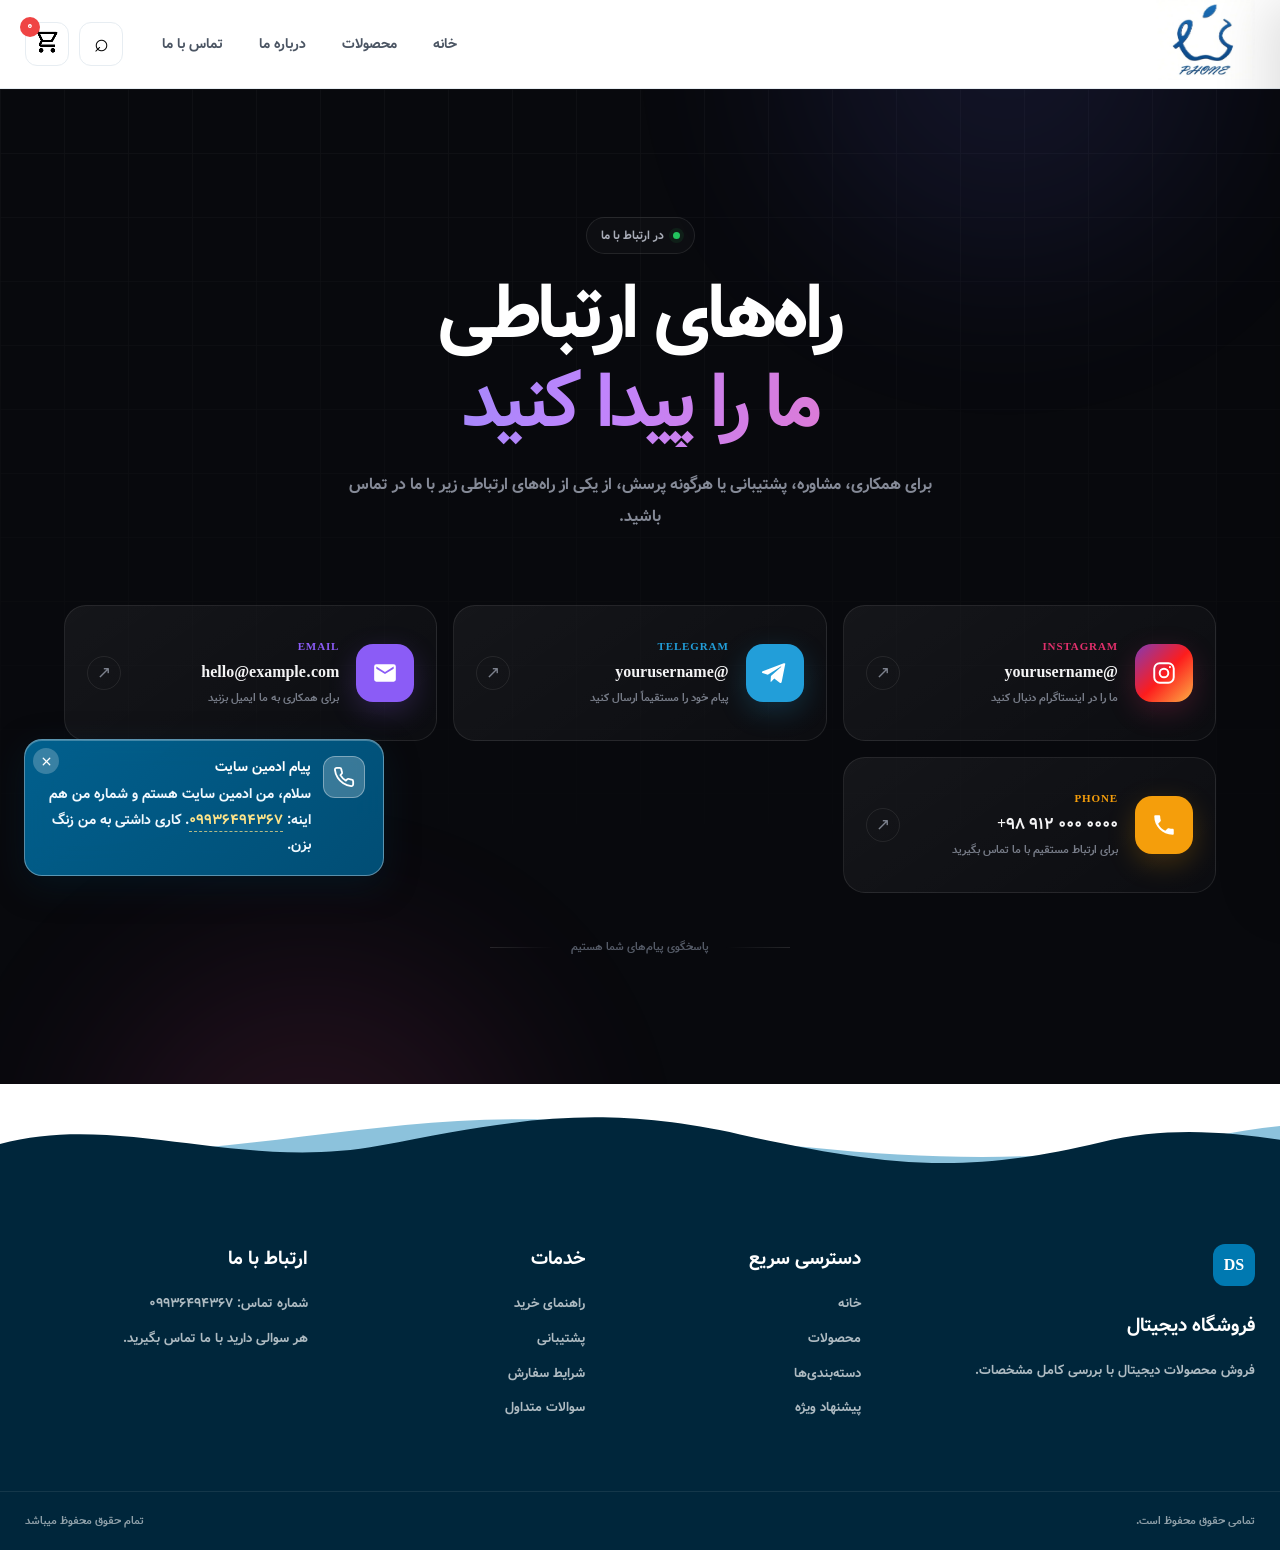
<file: massage.html>
<!DOCTYPE html>
<html lang="fa" dir="rtl">
<head>
    <meta charset="UTF-8">

    <meta name="viewport"
          content="width=device-width, initial-scale=1.0">

    <meta name="uphone"
          content="uphonepelatine">

    <title>UPHONNE.ir</title>

    <link rel="preconnect" href="https://fonts.googleapis.com">
    <link rel="preconnect" href="https://fonts.gstatic.com" crossorigin>

    <link href="https://fonts.googleapis.com/css2?family=Vazirmatn:wght@400;500;600;700;800&display=swap"
          rel="stylesheet">

    <link rel="stylesheet"
          href="style.css">
</head>

<body>

<!-- ================= HEADER ================= -->

<header class="main-header">

    <div class="header-inner">

        <button class="menu-btn"
                id="menuBtn"
                aria-label="باز کردن منو">

            <span><img style="width: 40px;
            height: 40px;" src="./img/icon menu/menu_28dp_000000_FILL0_wght400_GRAD0_opsz24 (1).png" alt=""></span>
            
            

        </button>


        <a href="#home"
           class="logo">



            <span>
                <img style="width: 100px;
                height: 80px;"  src="./img/logo/1234.webp" alt="">
            </span>

        </a>


        <nav class="desktop-nav">

            <a href="./index.html">خانه</a>
            <a href="./index.html">محصولات</a>
            <a href="./about.html">درباره ما</a>
            <a href="./massage.html">تماس با ما</a>

        </nav>


        <div class="header-actions">

            <button class="search-btn"
                    id="searchBtn"
                    aria-label="جستجو">

                <i>⌕</i>

            </button>


            <button class="cart-btn"
                    id="cartBtn"
                    aria-label="سبد خرید">

                <i><img src="./img/icons/icon shop/shopping_cart_28dp_000000_FILL0_wght400_GRAD0_opsz24.png" alt=""></i>

                <span class="cart-count"
                      id="cartCount">

                    0

                </span>

            </button>

        </div>

    </div>


    <!-- Search -->

    <div class="search-box"
         id="searchBox">

        <div class="search-inner">

            <input type="search"
                   id="searchInput"
                   placeholder="نام محصول را جستجو کنید...">

            <button id="closeSearch">
                x
            </button>

        </div>

    </div>

</header>


<!-- ================= MOBILE MENU ================= -->

<div class="menu-overlay"
     id="menuOverlay">
</div>


<aside class="mobile-menu"
       id="mobileMenu">

    <div class="mobile-menu-header">

        <strong>
            منوی فروشگاه
        </strong>

        <button id="closeMenu">
            ×
        </button>

    </div>


    <div class="mobile-menu-links">

        <a href="./index.html">خانه</a>
        <a href="./index.html">محصولات</a>
        <a href="./about.html">درباره ما</a>
        <a href="./massage.html">راه های ارتباطی</a>

    </div>

</aside>
<main class="contact-page" aria-labelledby="contact-title">

    <!-- Decorative background -->
    <div class="contact-bg" aria-hidden="true">
        <span class="contact-grid-lines"></span>
        <span class="contact-glow contact-glow--1"></span>
        <span class="contact-glow contact-glow--2"></span>
    </div>

    <section class="contact-section">

        <!-- =========================
             HERO
        ========================== -->

        <header class="contact-intro">

            <div class="contact-eyebrow">
                <span class="status-indicator"></span>
                <span>در ارتباط با ما</span>
            </div>

            <h1 id="contact-title" class="contact-title">
                راه‌های ارتباطی
                <span>ما را پیدا کنید</span>
            </h1>

            <p class="contact-description">
                برای همکاری، مشاوره، پشتیبانی یا هرگونه پرسش،
                از یکی از راه‌های ارتباطی زیر با ما در تماس باشید.
            </p>

        </header>


        <!-- =========================
             CONTACT CARDS
        ========================== -->

        <div class="contact-list">


            <!-- Instagram -->
            <a
                class="contact-item contact-item--instagram"
                href=""
                target="_blank"
                rel="noopener noreferrer"
                aria-label="ارتباط با ما در اینستاگرام"
            >

                <div class="contact-icon" aria-hidden="true">

                    <svg viewBox="0 0 24 24" role="img">
                        <rect
                            x="3"
                            y="3"
                            width="18"
                            height="18"
                            rx="5"
                        />

                        <circle
                            cx="12"
                            cy="12"
                            r="4"
                        />

                        <circle
                            cx="17.5"
                            cy="6.5"
                            r="1"
                            class="icon-dot"
                        />
                    </svg>

                </div>

                <div class="contact-info">

                    <span class="contact-platform">
                        Instagram
                    </span>

                    <strong>
                        @yourusername
                    </strong>

                    <span class="contact-description-small">
                        ما را در اینستاگرام دنبال کنید
                    </span>

                </div>

                <span class="contact-arrow" aria-hidden="true">
                    ↗
                </span>

            </a>


            <!-- Telegram -->
            <a
                class="contact-item contact-item--telegram"
                href=""
                target="_blank"
                rel="noopener noreferrer"
                aria-label="ارتباط با ما در تلگرام"
            >

                <div class="contact-icon" aria-hidden="true">

                    <svg viewBox="0 0 24 24">
                        <path d="M21.5 3.5 18.2 20c-.25 1.17-.9 1.45-1.82.9l-5.05-3.72-2.44 2.35c-.27.27-.5.5-1.02.5l.37-5.15 9.38-8.48c.41-.37-.09-.58-.64-.21L5.38 13.58.4 12.02c-1.08-.34-1.1-1.08.23-1.57L20.1 3.03c.91-.34 1.71.21 1.4.47Z"/>
                    </svg>

                </div>

                <div class="contact-info">

                    <span class="contact-platform">
                        Telegram
                    </span>

                    <strong>
                        @yourusername
                    </strong>

                    <span class="contact-description-small">
                        پیام خود را مستقیماً ارسال کنید
                    </span>

                </div>

                <span class="contact-arrow" aria-hidden="true">
                    ↗
                </span>

            </a>
            <!-- Email -->
            <a
                class="contact-item contact-item--email"
                href="mailto:hello@example.com"
                aria-label="ارسال ایمیل"
            >

                <div class="contact-icon" aria-hidden="true">

                    <svg viewBox="0 0 24 24">
                        <path d="M20 4H4a2 2 0 0 0-2 2v12a2 2 0 0 0 2 2h16a2 2 0 0 0 2-2V6a2 2 0 0 0-2-2Zm0 4-8 5-8-5V6l8 5 8-5v2Z"/>
                    </svg>

                </div>

                <div class="contact-info">

                    <span class="contact-platform">
                        Email
                    </span>

                    <strong dir="ltr">
                        hello@example.com
                    </strong>

                    <span class="contact-description-small">
                        برای همکاری به ما ایمیل بزنید
                    </span>

                </div>

                <span class="contact-arrow" aria-hidden="true">
                    ↗
                </span>

            </a>


            <!-- Phone -->
            <a
                class="contact-item contact-item--phone"
                href="tel:+989120000000"
                aria-label="تماس تلفنی"
            >

                <div class="contact-icon" aria-hidden="true">

                    <svg viewBox="0 0 24 24">
                        <path d="M6.6 10.8c1.44 2.83 3.77 5.16 6.6 6.6l2.2-2.2c.28-.28.68-.37 1.05-.25 1.15.38 2.39.59 3.55.59.55 0 1 .45 1 1V20c0 .55-.45 1-1 1C10.61 21 3 13.39 3 4c0-.55.45-1 1-1h3.47c.55 0 1 .45 1 1 0 1.16.2 2.4.59 3.55.12.37.03.77-.25 1.05l-2.21 2.2Z"/>
                    </svg>

                </div>

                <div class="contact-info">

                    <span class="contact-platform">
                        Phone
                    </span>

                    <strong dir="ltr">
                        +98 912 000 0000
                    </strong>

                    <span class="contact-description-small">
                        برای ارتباط مستقیم با ما تماس بگیرید
                    </span>

                </div>

                <span class="contact-arrow" aria-hidden="true">
                    ↗
                </span>

            </a>

        </div>


        <!-- Bottom -->
        <div class="contact-footer-text">
            <span></span>
            <p>
                پاسخگوی پیام‌های شما هستیم
            </p>
            <span></span>
        </div>

    </section>

</main>
<!-- ================= FOOTER ================= -->

<footer id="contact">

    <div class="footer-main">

        <div class="footer-column">

            <div class="footer-logo">
                DS
            </div>

            <h3>
                فروشگاه دیجیتال
            </h3>

            <p>
                فروش محصولات دیجیتال
                با بررسی کامل مشخصات.
            </p>

        </div>


        <div class="footer-column">

            <h3>
                دسترسی سریع
            </h3>

            <a href="#home">خانه</a>
            <a href="#products">محصولات</a>
            <a href="#categories">دسته‌بندی‌ها</a>
            <a href="#offers">پیشنهاد ویژه</a>

        </div>


        <div class="footer-column">

            <h3>
                خدمات
            </h3>

            <a href="#">راهنمای خرید</a>
            <a href="#">پشتیبانی</a>
            <a href="#">شرایط سفارش</a>
            <a href="#">سوالات متداول</a>

        </div>


        <div class="footer-column">

            <h3>
                ارتباط با ما
            </h3>

            <p>
                شماره تماس:
                09936494367
            </p>

            <p>
                هر سوالی دارید با ما تماس بگیرید.
            </p>

        </div>

    </div>


    <div class="footer-bottom">

        <span>
            تمامی حقوق محفوظ است.
        </span>

        <span>
            تمام حقوق محفوظ میباشد 

        </span>

    </div>

</footer>



<!-- ================= PRODUCT MODAL ================= -->

<div class="modal-overlay"
     id="productModal">

    <div class="product-modal">

        <button class="modal-close"
                id="productModalClose">

            ×

        </button>

        <div id="productModalContent"></div>

    </div>

</div>



<!-- ================= CART MODAL ================= -->

<div class="modal-overlay"
     id="cartModal">

    <div class="cart-modal">

        <button class="modal-close"
                id="cartClose">

            ×

        </button>

        <h2>
            سبد خرید
        </h2>

        <div id="cartItems"></div>

        <div class="cart-footer">

            <strong id="cartTotal">
                ۰ تومان
            </strong>

            <button id="startCheckout">
                ادامه فرآیند خرید
            </button>

        </div>

    </div>

</div>



<!-- ================= CHECKOUT MODAL ================= -->

<div class="modal-overlay"
     id="checkoutModal">

    <div class="checkout-modal">

        <div class="checkout-progress">

            <span class="step active">1</span>
            <span class="line"></span>
            <span class="step">2</span>
            <span class="line"></span>
            <span class="step">3</span>
            <span class="line"></span>
            <span class="step">4</span>

        </div>


        <button class="modal-close"
                id="checkoutClose">

            ×

        </button>


        <div class="checkout-step active"
             data-step="1">

            <h2>
                اطلاعات شما
            </h2>

            <p>
                برای ادامه فرآیند اطلاعات خود را وارد کنید.
            </p>

            <input id="customerName"
                   type="text"
                   placeholder="نام و نام خانوادگی">

            <input id="customerPhone"
                   type="tel"
                   placeholder="شماره تماس">

            <textarea id="customerAddress"
                      placeholder="آدرس کامل"></textarea>

            <button class="next-step">
                مرحله بعد
            </button>

        </div>


        <div class="checkout-step"
             data-step="2">

            <h2>
                بررسی سبد خرید
            </h2>

            <div id="checkoutCartItems"></div>

            <div class="checkout-buttons">

                <button class="prev-step">
                    مرحله قبل
                </button>

                <button class="next-step">
                    مرحله بعد
                </button>

            </div>

        </div>


        <div class="checkout-step"
             data-step="3">

            <h2>
                خلاصه سفارش
            </h2>

            <div id="orderSummary"></div>

            <button id="copyOrder">
                کپی کردن جدول
            </button>

            <div class="checkout-buttons">

                <button class="prev-step">
                    مرحله قبل
                </button>

                <button class="next-step">
                    مرحله بعد
                </button>

            </div>

        </div>


        <div class="checkout-step"
             data-step="4">

            <h2>
                ارسال سفارش
            </h2>

            <p class="send-message">

                جدول محصولات را کپی و به یکی از
                این پیام‌رسان‌ها برای ما ارسال کنید.

            </p>


            <div class="messengers">

                <a href="#"
                   class="messenger rubika">

                    روبیکا

                </a>

                <a href="#"
                   class="messenger telegram">

                    تلگرام

                </a>

            </div>


            <div class="checkout-buttons">

                <button class="prev-step">
                    مرحله قبل
                </button>

                <button id="finishOrder">
                    پایان سفارش
                </button>

            </div>

        </div>

    </div>

</div>




<!-- ============ Site Admin Glass Notification (All-in-one) ============ -->
<style>
.sn-notif-wrapper,
.sn-notif-wrapper * {
  box-sizing: border-box;
}

.sn-notif-wrapper {
  position: fixed;
  bottom: 24px;
  left: 24px;
  z-index: 999999;
  max-width: 360px;
  width: calc(100% - 48px);
  transform: translateX(-140%);
  opacity: 0;
  transition: transform 1.1s cubic-bezier(.19,1,.22,1), opacity 1.1s ease;
  pointer-events: none;
  font-family: "Vazirmatn", Tahoma, Arial, sans-serif;
  direction: rtl;
}

.sn-notif-wrapper.sn-show {
  transform: translateX(0);
  opacity: 1;
  pointer-events: auto;
}

.sn-notif-card {
  position: relative;
  display: flex;
  align-items: flex-start;
  gap: 12px;
  padding: 16px 18px;
  border-radius: 18px;
  background: linear-gradient(135deg, rgba(0,121,177,0.78), rgba(0,90,135,0.85));
  backdrop-filter: blur(18px) saturate(180%);
  -webkit-backdrop-filter: blur(18px) saturate(180%);
  border: 1px solid rgba(255,255,255,0.35);
  box-shadow:
    0 10px 34px rgba(0, 40, 60, 0.35),
    inset 0 1px 0 rgba(255,255,255,0.25);
  overflow: visible;
}

.sn-notif-icon {
  flex-shrink: 0;
  width: 42px;
  height: 42px;
  border-radius: 12px;
  background: rgba(255,255,255,0.22);
  display: flex;
  align-items: center;
  justify-content: center;
  border: 1px solid rgba(255,255,255,0.35);
}

.sn-notif-icon svg {
  width: 22px;
  height: 22px;
  stroke: #ffffff;
}

.sn-notif-content {
  flex: 1;
  min-width: 0;
}

.sn-notif-title {
  font-size: 14px;
  font-weight: 700;
  margin: 0 0 4px;
  color: #ffffff;
}

.sn-notif-text {
  font-size: 13.5px;
  line-height: 1.9;
  margin: 0;
  color: #f1f9ff;
}

.sn-notif-text a {
  color: #ffe58a;
  font-weight: 700;
  text-decoration: none;
  border-bottom: 1px dashed rgba(255,229,138,0.7);
  transition: color .2s ease;
  unicode-bidi: plaintext;
}

.sn-notif-text a:hover {
  color: #ffffff;
}

.sn-notif-close {
  position: absolute;
  top: 8px;
  left: 8px;
  width: 26px;
  height: 26px;
  border-radius: 50%;
  border: none;
  background: rgba(255,255,255,0.22);
  display: flex;
  align-items: center;
  justify-content: center;
  cursor: pointer;
  transition: background .2s ease, transform .2s ease;
  padding: 0;
}

.sn-notif-close:hover {
  background: rgba(255,255,255,0.4);
  transform: scale(1.08);
}

.sn-notif-close svg {
  width: 13px;
  height: 13px;
  stroke: #ffffff;
}

.sn-confetti-layer {
  position: fixed;
  bottom: 0;
  left: 0;
  width: 100%;
  height: 100%;
  pointer-events: none;
  z-index: 999998;
  overflow: visible;
}

.sn-confetti-layer .sn-confetti-piece {
  position: absolute;
  width: 8px;
  height: 14px;
  opacity: 0;
  border-radius: 2px;
  will-change: transform, opacity;
}

@media (max-width: 480px) {
  .sn-notif-wrapper {
    left: 12px;
    right: 12px;
    bottom: 16px;
    width: auto;
    max-width: 320px;
    margin: 0 auto;
  }
  .sn-notif-card {
    padding: 14px 14px;
  }
}
</style>

<div class="sn-confetti-layer" id="snConfettiLayer"></div>

<div class="sn-notif-wrapper" id="snNotifWrapper">
  <div class="sn-notif-card">
    <button class="sn-notif-close" id="snCloseBtn" aria-label="بستن">
      <svg viewBox="0 0 24 24" fill="none" stroke-width="2.4" stroke-linecap="round" stroke-linejoin="round">
        <line x1="18" y1="6" x2="6" y2="18"></line>
        <line x1="6" y1="6" x2="18" y2="18"></line>
      </svg>
    </button>

    <div class="sn-notif-icon">
      <svg viewBox="0 0 24 24" fill="none" stroke-width="2" stroke-linecap="round" stroke-linejoin="round">
        <path d="M22 16.92v3a2 2 0 0 1-2.18 2 19.79 19.79 0 0 1-8.63-3.07 19.5 19.5 0 0 1-6-6 19.79 19.79 0 0 1-3.07-8.67A2 2 0 0 1 4.11 2h3a2 2 0 0 1 2 1.72c.127.96.362 1.903.7 2.81a2 2 0 0 1-.45 2.11L8.09 9.91a16 16 0 0 0 6 6l1.27-1.27a2 2 0 0 1 2.11-.45c.907.338 1.85.573 2.81.7A2 2 0 0 1 22 16.92z"/>
      </svg>
    </div>

    <div class="sn-notif-content">
      <p class="sn-notif-title">پیام ادمین سایت</p>
      <p class="sn-notif-text">
        سلام، من ادمین سایت هستم و شماره من هم اینه:
        <a href="tel:09936494367">09936494367</a>.
        کاری داشتی به من زنگ بزن.
      </p>
    </div>
  </div>
</div>

<script>
(function () {
  const wrapper = document.getElementById('snNotifWrapper');
  const closeBtn = document.getElementById('snCloseBtn');
  const confettiLayer = document.getElementById('snConfettiLayer');

  if (!wrapper || !closeBtn || !confettiLayer) return;

  const colors = ['#0079b1', '#ffffff', '#7fd6ff', '#ffd166', '#ef476f', '#06d6a0'];

  function launchConfetti() {
    const rect = wrapper.getBoundingClientRect();
    const originX = rect.left + rect.width / 2;
    const originY = rect.top + rect.height / 2;

    const pieceCount = 46;

    for (let i = 0; i < pieceCount; i++) {
      const piece = document.createElement('div');
      piece.className = 'sn-confetti-piece';

      const color = colors[Math.floor(Math.random() * colors.length)];
      piece.style.background = color;

      const startOffsetX = (Math.random() - 0.5) * rect.width * 1.1;
      const startOffsetY = (Math.random() - 0.5) * rect.height * 0.9;
      const startX = originX + startOffsetX;
      const startY = originY + startOffsetY;

      piece.style.left = startX + 'px';
      piece.style.top = startY + 'px';

      // پرتاب اولیه ملایم‌تر به بالا/طرفین
      const angle = (Math.random() * Math.PI) - (Math.PI / 2);
      const distance = 70 + Math.random() * 110;

      const deltaX = Math.cos(angle) * distance * (Math.random() < 0.5 ? -1 : 1);
      const deltaY = -Math.abs(Math.sin(angle) * distance) - (25 + Math.random() * 40);

      // سقوط آرام‌تر: مسافت کمتر + زمان بیشتر
      const fallDistance = 160 + Math.random() * 140;
      const rotateStart = Math.random() * 360;
      const rotateEnd = rotateStart + (Math.random() * 480 - 240);
      const duration = 3400 + Math.random() * 1800; // زمان بیشتر = سقوط آرام‌تر
      const delay = Math.random() * 150;

      // کمی رانش افقی هنگام سقوط، شبیه افتادن کاغذ واقعی
      const driftX = (Math.random() - 0.5) * 60;

      confettiLayer.appendChild(piece);

      const animation = piece.animate([
        {
          transform: `translate(0px, 0px) rotate(${rotateStart}deg) scale(0.6)`,
          opacity: 0
        },
        {
          offset: 0.15,
          opacity: 1,
          transform: `translate(${deltaX * 0.5}px, ${deltaY}px) rotate(${rotateStart + 30}deg) scale(1)`
        },
        {
          offset: 0.4,
          opacity: 1,
          transform: `translate(${deltaX}px, ${deltaY * 0.35}px) rotate(${(rotateStart + rotateEnd) / 2}deg) scale(1)`
        },
        {
          offset: 0.7,
          opacity: 1,
          transform: `translate(${deltaX + driftX * 0.6}px, ${deltaY * 0.35 + fallDistance * 0.6}px) rotate(${rotateEnd * 0.8}deg) scale(0.95)`
        },
        {
          offset: 1,
          opacity: 0,
          transform: `translate(${deltaX + driftX}px, ${deltaY * 0.35 + fallDistance}px) rotate(${rotateEnd}deg) scale(0.85)`
        }
      ], {
        duration: duration,
        delay: delay,
        easing: 'cubic-bezier(.25,.46,.45,.94)', // منحنی نرم‌تر برای حس شناور بودن
        fill: 'forwards'
      });

      animation.onfinish = () => piece.remove();
    }
  }

  function showNotification() {
    wrapper.classList.add('sn-show');
    setTimeout(() => {
      launchConfetti();
    }, 550);
  }

  function hideNotification() {
    wrapper.classList.remove('sn-show');
  }

  closeBtn.addEventListener('click', hideNotification);

  window.addEventListener('load', () => {
    setTimeout(showNotification, 500);
  });
})();






(() => {

    const contactPage =
        document.querySelector(".contact-page");

    if (!contactPage) return;

    /*
     * Add JS-enabled class.
     * CSS can progressively enhance the page.
     */
    contactPage.classList.add("js-ready");

})();
</script>
<!-- ============ End Site Admin Glass Notification ============ -->


<script src="script.js"
        defer>
</script>

</body>
</html>
</file>
<file: style.css>
:root {
    --primary: #0079b1;
    --primary-dark: #005f8c;
    --primary-light: #eaf8ff;

    --text: #17202a;
    --muted: #6b7280;

    --border: #e7edf2;
    --bg: #ffffff;
    --soft: #f6fafc;

    --shadow:
        0 15px 45px rgba(0, 70, 100, .09);

    --radius: 22px;
}



* {
    margin: 0;
    padding: 0;
    box-sizing: border-box;
    font-family: x;
}
p{
    font-family: x;
}


html {
    scroll-behavior: smooth;
    font-family: x;
}


body {
    font-family: x;
    background: #fff;
    color: var(--text);
    overflow-x: hidden;
}
@font-face {
    font-family: x;
    src: url(./font/Vazir-Bold-FD-WOL.ttf);
}

button,
input,
textarea {
    font-family: inherit;
}


button {
    cursor: pointer;
}


a {
    text-decoration: none;
    color: inherit;
}



/* ================= HEADER ================= */

.main-header {
    position: sticky;
    top: 0;
    z-index: 1000;

    background: rgb(255, 255, 255);

    backdrop-filter: blur(15px);

    border-bottom: 1px solid var(--border);
}


.header-inner {
    max-width: 1400px;
    margin: auto;

    min-height: 76px;

    padding: 0 25px;

    display: flex;
    align-items: center;
    gap: 25px;
}


.logo {
    display: flex;
    align-items: center;
    gap: 10px;

    font-weight: 800;
    white-space: nowrap;
}


.logo-icon,
.footer-logo {
    width: 42px;
    height: 42px;

    border-radius: 12px;

    background: var(--primary);

    color: white;

    display: grid;
    place-items: center;

    font-weight: 800;
}


.desktop-nav {
    display: flex;
    align-items: center;
    gap: 8px;

    margin-right: auto;
}


.desktop-nav a {
    padding: 10px 14px;

    border-radius: 10px;

    color: #4b5563;

    font-size: 14px;

    transition: .25s;
}


.desktop-nav a:hover {
    background: var(--primary-light);
    color: var(--primary);
}


.header-actions {
    display: flex;
    gap: 10px;
}


.search-btn,
.cart-btn,
.menu-btn {
    width: 44px;
    height: 44px;

    border: 1px solid var(--border);

    background: white;

    border-radius: 12px;

    display: grid;
    place-items: center;

    position: relative;
}


.search-btn i {
    font-style: normal;
    font-size: 25px;
}


.cart-btn i {
    font-style: normal;
}


.cart-count {
    position: absolute;

    top: -6px;
    left: -6px;

    min-width: 20px;
    height: 20px;

    border-radius: 50%;

    background: #ef4444;

    color: white;

    font-size: 11px;

    display: grid;
    place-items: center;
}


.menu-btn {
    display: none;
}


.search-box {
    display: none;

    border-top: 1px solid var(--border);

    padding: 15px;
}


.search-box.show {
    display: block;
}


.search-inner {
    max-width: 800px;
    margin: auto;

    display: flex;
    gap: 10px;
}


.search-inner input {
    flex: 1;

    border: 1px solid var(--border);

    padding: 14px 18px;

    border-radius: 14px;

    outline: none;
}


.search-inner button {
    width: 45px;

    border: 0;

    border-radius: 12px;

    background: #f1f5f9;

    font-size: 22px;
}



/* ================= MOBILE MENU ================= */

.menu-overlay {
    position: fixed;

    inset: 0;

    background: rgba(0,0,0,.4);

    z-index: 1100;

    opacity: 0;
    visibility: hidden;

    transition: .3s;
}


.menu-overlay.active {
    opacity: 1;
    visibility: visible;
}


.mobile-menu {
    position: fixed;

    top: 0;
    right: 0;

    width: min(360px, 90%);

    height: 100vh;

    background: white;

    z-index: 1200;

    transform: translateX(100%);

    transition: transform .4s cubic-bezier(.22,.61,.36,1);

    box-shadow: -15px 0 50px rgba(0,0,0,.12);
}


.mobile-menu.active {
    transform: translateX(0);
}


.mobile-menu-header {
    padding: 25px;

    display: flex;

    justify-content: space-between;

    align-items: center;

    border-bottom: 1px solid var(--border);
}


.mobile-menu-header button {
    border: 0;

    background: transparent;

    font-size: 30px;
}


.mobile-menu-links {
    padding: 20px;

    display: flex;

    flex-direction: column;

    gap: 8px;
}


.mobile-menu-links a {
    padding: 16px;

    border-radius: 14px;

    transition: .25s;
}


.mobile-menu-links a:hover {
    background: var(--primary-light);

    color: var(--primary);

    transform: translateX(-5px);
}



/* ================= HERO ================= */

.hero {
    max-width: 1400px;

    margin: 30px auto;

    padding: 35px 25px;

    display: grid;

    grid-template-columns: 1fr 1fr;

    gap: 35px;

    align-items: center;
}


.hero-content {
    animation: heroIn .7s ease both;
}


@keyframes heroIn {

    from {
        opacity: 0;
        transform: translateY(20px);
    }

    to {
        opacity: 1;
        transform: translateY(0);
    }

}


.hero-label {
    display: inline-block;

    color: var(--primary);

    background: var(--primary-light);

    padding: 8px 14px;

    border-radius: 50px;

    font-size: 13px;

    margin-bottom: 18px;
}


.hero h1 {
    font-size: clamp(32px, 5vw, 60px);

    line-height: 1.4;

    margin-bottom: 20px;
}


.hero h1 strong {
    display: block;

    color: var(--primary);
}


.hero p {
    color: var(--muted);

    max-width: 600px;

    line-height: 2;

    margin-bottom: 25px;
}


.hero-buttons {
    display: flex;

    gap: 12px;

    flex-wrap: wrap;
}


.primary-btn,
.secondary-btn {
    padding: 14px 22px;

    border-radius: 13px;

    transition: .25s;
}


.primary-btn {
    background: var(--primary);

    color: white;
}


.primary-btn:hover {
    background: var(--primary-dark);

    transform: translateY(-2px);
}


.secondary-btn {
    background: var(--primary-light);

    color: var(--primary);
}


.hero-image {
    border-radius: 30px;

    overflow: hidden;

    box-shadow: var(--shadow);
}


.hero-image img {
    display: block;

    width: 100%;
    height: 500px;

    object-fit: cover;
}



/* ================= FEATURES ================= */

.features {
    max-width: 1300px;

    margin: 20px auto 70px;

    padding: 0 25px;

    display: grid;

    grid-template-columns: repeat(4,1fr);

    gap: 15px;
}


.feature {
    padding: 25px;

    background: white;

    border: 1px solid var(--border);

    border-radius: 18px;

    display: flex;

    flex-direction: column;

    gap: 8px;

    transition: .3s;
}


.feature:hover {
    transform: translateY(-5px);

    border-color: #bde9fa;

    box-shadow: var(--shadow);
}


.feature strong {
    color: var(--primary);
}


.feature span {
    font-size: 13px;

    color: var(--muted);
}



/* ================= SECTION ================= */

.section {
    max-width: 1400px;

    margin: 0 auto;

    padding: 70px 25px;
}


.section-heading {
    display: flex;

    align-items: end;

    justify-content: space-between;

    margin-bottom: 25px;
}


.section-heading span {
    color: var(--primary);

    font-size: 13px;

    font-weight: 700;
}


.section-heading h2 {
    margin-top: 7px;

    font-size: 30px;
}


.scroll-hint {
    color: var(--muted);

    font-size: 12px;
}



/* ================= CATEGORIES ================= */

.categories {
    display: flex;

    gap: 10px;

    overflow-x: auto;

    scrollbar-width: none;

    padding-bottom: 8px;
}


.categories::-webkit-scrollbar {
    display: none;
}


.category {
    flex: 0 0 auto;

    border: 1px solid var(--border);

    background: white;

    padding: 12px 20px;

    border-radius: 50px;

    color: #555;

    transition: .25s;
}


.category:hover,
.category.active {
    background: var(--primary);

    color: white;

    border-color: var(--primary);
}



/* ================= BANNER ================= */

.wide-banner {
    max-width: 1350px;

    height: 390px;

    margin: 40px auto;

    border-radius: 28px;

    overflow: hidden;

    position: relative;
}


.wide-banner::after {
    content: "";

    position: absolute;

    inset: 0;

    background:
        linear-gradient(
            90deg,
            rgba(0,0,0,.72),
            rgba(0,0,0,.18)
        );
}


.wide-banner img {
    width: 100%;
    height: 100%;

    object-fit: cover;

    display: block;
}


.banner-content {
    position: absolute;

    z-index: 2;

    right: 8%;

    top: 50%;

    transform: translateY(-50%);

    color: white;

    max-width: 500px;
}


.banner-content span {
    color: #bceeff;
}


.banner-content h2 {
    font-size: 38px;

    line-height: 1.5;

    margin: 10px 0;
}


.banner-content p {
    margin-bottom: 20px;
}


.banner-content a {
    display: inline-block;

    background: white;

    color: var(--primary);

    padding: 13px 20px;

    border-radius: 12px;
}



/* ================= PRODUCTS ================= */

.products-section {
    overflow: hidden;
}


.products-section .section-heading {
    margin-bottom: 20px;
}


.products-section {
    /* محصولات به صورت افقی حرکت می‌کنند */
}


.product-card {
    width: 290px;

    min-width: 290px;

    background: white;

    border: 1px solid var(--border);

    border-radius: 22px;

    overflow: hidden;

    display: inline-flex;

    vertical-align: top;

    flex-direction: column;

    margin-left: 15px;

    transition: .3s;

    box-shadow: 0 5px 20px rgba(0,0,0,.03);
}


.product-card:hover {
    transform: translateY(-7px);

    box-shadow: var(--shadow);

    border-color: #bcecff;
}


.products-section {
    white-space: nowrap;

    overflow-x: auto;

    scrollbar-width: thin;
}


.products-section .section-heading,
.products-section .product-card {
    white-space: normal;
}


.product-image {
    height: 270px;

    background: #f7fafc;

    position: relative;

    overflow: hidden;
}


.product-image img {
    width: 100%;
    height: 100%;

    object-fit: contain;

    display: block;

    transition: transform .5s;
}


.product-card:hover .product-image img {
    transform: scale(1.05);
}


.product-badge {
    position: absolute;

    top: 14px;
    right: 14px;

    z-index: 2;

    padding: 6px 10px;

    background: var(--primary);

    color: white;

    border-radius: 8px;

    font-size: 11px;
}


.product-info {
    padding: 20px;
}


.product-brand {
    color: var(--primary);

    font-size: 12px;
}


.product-info h3 {
    margin: 7px 0;

    font-size: 17px;
}


.product-info p {
    color: var(--muted);

    font-size: 12px;

    margin-bottom: 15px;
}


.product-bottom {
    display: flex;

    align-items: center;

    justify-content: space-between;

    gap: 10px;
}


.product-bottom strong {
    font-size: 13px;
}


.view-product {
    border: 0;

    background: var(--primary-light);

    color: var(--primary);

    padding: 9px 13px;

    border-radius: 10px;

    font-size: 12px;
}



/* ================= HIDE MODAL DATA ================= */

.product-modal-data {
    display: none;
}



/* ================= PROMO ================= */

.promo-banner {
    max-width: 1350px;

    margin: 50px auto;

    padding: 70px;

    border-radius: 30px;

    background:
        linear-gradient(
            135deg,
            #0079b1,
            #00a4d8
        );

    color: white;
}


.promo-banner span {
    opacity: .8;
}


.promo-banner h2 {
    max-width: 650px;

    font-size: 38px;

    line-height: 1.5;

    margin: 10px 0;
}


.promo-banner p {
    opacity: .9;

    max-width: 600px;

    line-height: 2;
}



/* ================= ABOUT ================= */

.about-section {
    max-width: 1100px;

    margin: 100px auto;

    text-align: center;

    padding: 60px 25px;
}


.about-section span {
    color: var(--primary);
}


.about-section h2 {
    font-size: 38px;

    margin: 10px 0 20px;
}


.about-section p {
    max-width: 700px;

    margin: auto;

    color: var(--muted);

    line-height: 2.2;
}



/* ================= FOOTER ================= */

footer {
    background: #071923;

    color: white;

    margin-top: auto;
}


.footer-main {
    max-width: 1400px;

    margin: auto;

    padding: 70px 25px;

    display: grid;

    grid-template-columns: 1.5fr 1fr 1fr 1.2fr;

    gap: 40px;
}


.footer-logo {
    margin-bottom: 15px;
}


.footer-column {
    display: flex;

    flex-direction: column;

    gap: 10px;
}


.footer-column h3 {
    margin-bottom: 8px;
}


.footer-column p,
.footer-column a {
    color: #aebbc2;

    font-size: 13px;

    line-height: 1.9;
}


.footer-column a:hover {
    color: white;
}


.footer-bottom {
    border-top: 1px solid rgba(255,255,255,.08);

    max-width: 1400px;

    margin: auto;

    padding: 20px 25px;

    display: flex;

    justify-content: space-between;

    gap: 20px;

    color: #8fa0a9;

    font-size: 11px;
}



/* ================= MODALS ================= */

.modal-overlay {
    position: fixed;

    inset: 0;

    background: rgba(5,20,30,.65);

    backdrop-filter: blur(7px);

    z-index: 3000;

    display: flex;

    align-items: center;

    justify-content: center;

    padding: 20px;

    opacity: 0;

    visibility: hidden;

    transition: .3s;
}


.modal-overlay.active {
    opacity: 1;

    visibility: visible;
}


.product-modal,
.cart-modal,
.checkout-modal {
    width: min(1100px, 100%);

    max-height: 92vh;

    overflow-y: auto;

    background: white;

    border-radius: 25px;

    position: relative;

    transform: translateY(30px) scale(.97);

    transition: .3s;
}


.modal-overlay.active .product-modal,
.modal-overlay.active .cart-modal,
.modal-overlay.active .checkout-modal {
    transform: translateY(0) scale(1);
}


.modal-close {
    position: absolute;

    top: 15px;
    left: 15px;

    width: 40px;
    height: 40px;

    border: 0;

    border-radius: 50%;

    background: #f1f5f9;

    font-size: 25px;

    z-index: 10;
}



/* ================= PRODUCT MODAL ================= */

.product-modal {
    padding: 30px;
}


.product-modal-data {
    display: none;
}


#productModalContent {
    display: grid;

    grid-template-columns: 1fr 1fr;

    gap: 35px;
}


#productModalContent .modal-gallery {
    display: grid;

    grid-template-columns: repeat(2,1fr);

    gap: 12px;
}


#productModalContent .modal-gallery img {
    width: 100%;

    height: 230px;

    object-fit: cover;

    border-radius: 15px;

    background: #f6f8fa;
}


#productModalContent .modal-gallery img:first-child {
    grid-column: 1/-1;

    height: 330px;
}


.modal-product-info > span {
    color: var(--primary);

    font-size: 13px;
}


.modal-product-info h2 {
    font-size: 32px;

    margin: 8px 0 15px;
}


.modal-product-info > p {
    color: var(--muted);

    line-height: 2;

    margin-bottom: 15px;
}


.modal-product-info > h3 {
    color: var(--primary);

    font-size: 20px;

    margin-bottom: 20px;
}


.spec-grid {
    display: grid;

    grid-template-columns: repeat(2,1fr);

    gap: 10px;

    margin-bottom: 20px;
}


.spec-grid div {
    background: var(--soft);

    padding: 14px;

    border-radius: 12px;

    display: flex;

    flex-direction: column;

    gap: 5px;
}


.spec-grid small {
    color: var(--muted);

    font-size: 11px;
}


.spec-grid strong {
    font-size: 13px;
}


.hardware-report,
.software-report {
    padding: 18px;

    border-radius: 15px;

    margin-top: 12px;
}


.hardware-report {
    background: #effaff;

    border-right: 4px solid var(--primary);
}


.software-report {
    background: #f7f8fa;

    border-right: 4px solid #64748b;
}


.hardware-report h3,
.software-report h3 {
    font-size: 14px;

    margin-bottom: 10px;
}


.hardware-report p,
.software-report p {
    font-size: 12px;

    margin: 7px 0;

    color: var(--muted);
}


.hardware-report strong {
    color: var(--primary);
}


.add-to-cart-modal {
    width: 100%;

    border: 0;

    background: var(--primary);

    color: white;

    padding: 15px;

    border-radius: 13px;

    margin-top: 20px;

    font-weight: 700;
}



/* ================= CART ================= */

.cart-modal {
    max-width: 650px;

    padding: 30px;
}


.cart-modal h2 {
    margin-bottom: 20px;
}


.cart-item {
    display: flex;

    align-items: center;

    justify-content: space-between;

    gap: 15px;

    padding: 15px 0;

    border-bottom: 1px solid var(--border);
}


.cart-item-info {
    display: flex;

    flex-direction: column;

    gap: 5px;
}


.cart-item-info span {
    font-size: 12px;

    color: var(--muted);
}


.remove-cart {
    border: 0;

    background: #fff0f0;

    color: #ef4444;

    padding: 8px 12px;

    border-radius: 8px;
}


.cart-footer {
    margin-top: 25px;

    display: flex;

    align-items: center;

    justify-content: space-between;

    gap: 15px;
}


.cart-footer button,
#copyOrder,
#finishOrder {
    border: 0;

    background: var(--primary);

    color: white;

    padding: 13px 20px;

    border-radius: 12px;
}



/* ================= CHECKOUT ================= */

.checkout-modal {
    max-width: 700px;

    padding: 35px;
}


.checkout-progress {
    display: flex;

    align-items: center;

    justify-content: center;

    margin-bottom: 40px;
}


.step {
    width: 35px;
    height: 35px;

    border-radius: 50%;

    background: #e5e7eb;

    display: grid;
    place-items: center;

    font-size: 13px;
}


.step.active {
    background: var(--primary);

    color: white;
}


.line {
    width: 45px;

    height: 2px;

    background: #e5e7eb;
}


.checkout-step {
    display: none;
}


.checkout-step.active {
    display: block;
}


.checkout-step h2 {
    margin-bottom: 8px;
}


.checkout-step > p {
    color: var(--muted);

    margin-bottom: 20px;

    line-height: 2;
}


.checkout-step input,
.checkout-step textarea {
    width: 100%;

    padding: 14px;

    border: 1px solid var(--border);

    border-radius: 12px;

    margin-bottom: 12px;

    outline: none;

    resize: vertical;
}


.checkout-step input:focus,
.checkout-step textarea:focus {
    border-color: var(--primary);
}


.next-step,
.prev-step {
    border: 0;

    padding: 13px 20px;

    border-radius: 12px;
}


.next-step {
    background: var(--primary);

    color: white;
}


.prev-step {
    background: #eef2f5;
}


.checkout-buttons {
    margin-top: 25px;

    display: flex;

    justify-content: space-between;

    gap: 10px;
}


.checkout-item {
    padding: 12px;

    background: var(--soft);

    border-radius: 10px;

    margin-bottom: 8px;

    display: flex;

    justify-content: space-between;
}


.order-table {
    width: 100%;

    border-collapse: collapse;

    margin-bottom: 15px;

    font-size: 12px;
}


.order-table th,
.order-table td {
    border: 1px solid var(--border);

    padding: 10px;

    text-align: right;
}


.order-table th {
    background: var(--primary-light);
}


#copyOrder {
    width: 100%;

    margin-bottom: 15px;
}


.messengers {
    display: flex;

    gap: 15px;

    margin: 25px 0;
}


.messenger {
    flex: 1;

    padding: 20px;

    border-radius: 15px;

    text-align: center;

    color: white;

    font-weight: 700;
}


.rubika {
    background: #8b5cf6;
}


.telegram {
    background: #229ed9;
}


.send-message {
    background: var(--primary-light);

    padding: 18px;

    border-radius: 15px;
}







/* ================= RESPONSIVE ================= */

@media (max-width: 1050px) {

    .desktop-nav {
        display: none;
    }

    .menu-btn {
        display: grid;
    }

    .hero {
        grid-template-columns: 1fr;
    }

    .hero-image {
        order: -1;
    }

    .features {
        grid-template-columns: repeat(2,1fr);
    }

    .footer-main {
        grid-template-columns: repeat(2,1fr);
    }

}


@media (max-width: 700px) {

    .header-inner {
        min-height: 65px;

        padding: 0 14px;

        gap: 10px;
    }


    .logo {
        font-size: 12px;

        margin-right: auto;
    }


    .logo-icon {
        width: 36px;
        height: 36px;
    }


    .header-actions {
        gap: 5px;
    }


    .search-btn,
    .cart-btn,
    .menu-btn {
        width: 40px;
        height: 40px;
    }


    .hero {
        padding: 20px 15px;

        margin-top: 10px;
    }


    .hero-image img {
        height: 300px;
    }


    .hero h1 {
        font-size: 31px;
    }


    .features {
        grid-template-columns: 1fr;

        padding: 0 15px;

        margin-bottom: 30px;
    }


    .section {
        padding: 45px 15px;
    }


    .section-heading {
        align-items: flex-start;

        flex-direction: column;

        gap: 10px;
    }


    .section-heading h2 {
        font-size: 24px;
    }


    .wide-banner {
        height: 350px;

        margin: 25px 15px;
    }


    .banner-content {
        right: 25px;

        left: 25px;
    }


    .banner-content h2 {
        font-size: 27px;
    }


    .promo-banner {
        margin: 30px 15px;

        padding: 35px 25px;
    }


    .promo-banner h2 {
        font-size: 27px;
    }


    .product-card {
        width: 255px;

        min-width: 255px;
    }


    .product-image {
        height: 240px;
    }


    #productModalContent {
        grid-template-columns: 1fr;

        gap: 20px;
    }


    .product-modal {
        padding: 20px;

        max-height: 95vh;
    }


    #productModalContent .modal-gallery img:first-child {
        height: 250px;
    }


    #productModalContent .modal-gallery img {
        height: 140px;
    }


    .modal-product-info h2 {
        font-size: 25px;
    }


    .spec-grid {
        grid-template-columns: 1fr 1fr;
    }


    .footer-main {
        grid-template-columns: 1fr;

        padding: 50px 20px;
    }


    .footer-bottom {
        flex-direction: column;

        padding: 20px;
    }


    .admin-message {
        right: 12px;

        bottom: 12px;

        width: calc(100% - 24px);
    }


    .checkout-modal {
        padding: 25px 18px;
    }


    .line {
        width: 25px;
    }

}


@media (max-width: 400px) {

    .logo span:last-child {
        display: none;
    }


    .product-card {
        width: 235px;

        min-width: 235px;
    }


    .spec-grid {
        grid-template-columns: 1fr;
    }

}

        /* =========================================
           SHOP HERO SLIDER
           تمام کلاس‌ها اختصاصی این بخش هستند
        ========================================= */

        .shopHero {
            width: 100%;
            display: flex;
            justify-content: center;
            align-items: center;
            box-sizing: border-box;
        }

        .shopHero *,
        .shopHero *::before,
        .shopHero *::after {
            box-sizing: border-box;
        }

        /* کانتینر اصلی */
        .shopHero-slider {
            position: relative;

            width: 1000px;
            height: 650px;

            overflow: hidden;

            border-radius: 14px;
            background: #f5f5f5;

            direction: ltr;
        }

        /* نوار اسلایدها */
        .shopHero-track {
            width: 100%;
            height: 100%;

            display: flex;

            transition: transform 0.7s cubic-bezier(0.77, 0, 0.175, 1);
        }

        /* هر اسلاید */
        .shopHero-slide {
            flex: 0 0 100%;

            width: 100%;
            height: 100%;

            position: relative;
        }

        /* تصاویر */
        .shopHero-slide img {
            display: block;

            width: 100%;
            height: 100%;

            object-fit: cover;

            user-select: none;
            -webkit-user-drag: none;
            
        }

        /* =========================================
           دکمه‌ها
        ========================================= */

        .shopHero-btn {
            position: absolute;

            top: 50%;
            transform: translateY(-50%);

            width: 45px;
            height: 45px;

            border: none;
            border-radius: 50%;

            background: rgba(255, 255, 255, 0.92);
            color: #222;

            font-size: 32px;
            line-height: 1;

            display: flex;
            align-items: center;
            justify-content: center;

            cursor: pointer;

            z-index: 10;

            box-shadow: 0 3px 12px rgba(0, 0, 0, 0.18);

            transition:
                background 0.2s ease,
                transform 0.2s ease;
        }

        /* دکمه سمت راست */
        .shopHero-next {
            right: 18px;
        }

        /* دکمه سمت چپ */
        .shopHero-prev {
            left: 18px;
        }

        .shopHero-btn:hover {
            background: #ffffff;
            transform: translateY(-50%) scale(1.08);
        }

        /* =========================================
           نقطه‌های پایین
        ========================================= */

        .shopHero-dots {
            position: absolute;

            bottom: 18px;
            left: 50%;

            transform: translateX(-50%);

            display: flex;
            align-items: center;

            gap: 7px;

            z-index: 10;
        }

        .shopHero-dot {
            width: 9px;
            height: 9px;

            padding: 0;
            border: none;

            border-radius: 50%;

            background: rgba(255, 255, 255, 0.65);

            cursor: pointer;

            transition:
                width 0.3s ease,
                background 0.3s ease;
        }

        .shopHero-dot-active {
            width: 25px;

            border-radius: 10px;

            background: #ffffff;
        }

        /* =========================================
           Responsive
        ========================================= */

        @media (max-width: 1050px) {

            .shopHero-slider {
                width: calc(100% - 30px);
                height: auto;

                aspect-ratio: 1000 / 650;
            }

        }

        @media (max-width: 600px) {

            .shopHero-slider {
                width: calc(100% - 20px);

                border-radius: 10px;
            }

            .shopHero-btn {
                width: 36px;
                height: 36px;

                font-size: 25px;
            }

            .shopHero-next {
                right: 10px;
            }

            .shopHero-prev {
                left: 10px;
            }

            .shopHero-dots {
                bottom: 10px;
            }
        }


        /* =========================================================
   CONTACT PAGE
   Lightweight / Responsive / RTL / SEO Friendly
========================================================= */

.contact-page {
    --contact-bg: #08090d;
    --contact-card: rgba(255, 255, 255, 0.035);
    --contact-border: rgba(255, 255, 255, 0.085);

    position: relative;
    isolation: isolate;

    width: 100%;
    min-height: 100svh;

    overflow: hidden;

    padding: clamp(80px, 10vw, 140px)
             clamp(16px, 5vw, 70px);

    background: var(--contact-bg);

    color: #fff;
}


/* =========================================================
   BACKGROUND
========================================================= */

.contact-bg {
    position: absolute;
    inset: 0;

    z-index: -1;

    overflow: hidden;

    pointer-events: none;
}


/* Grid */

.contact-grid-lines {
    position: absolute;
    inset: 0;

    opacity: .035;

    background-image:
        linear-gradient(
            rgba(255,255,255,.8) 1px,
            transparent 1px
        ),
        linear-gradient(
            90deg,
            rgba(255,255,255,.8) 1px,
            transparent 1px
        );

    background-size: 64px 64px;

    mask-image:
        linear-gradient(
            to bottom,
            black,
            transparent 85%
        );
}


/* Glows */

.contact-glow {
    position: absolute;

    width: 420px;
    height: 420px;

    border-radius: 50%;

    pointer-events: none;

    opacity: .12;

    filter: blur(100px);

    transform: translateZ(0);

    will-change: transform;
}

.contact-glow--1 {
    top: -250px;
    right: 5%;

    background: #6366f1;
}

.contact-glow--2 {
    bottom: -300px;
    left: 8%;

    background: #ec4899;
}


/* =========================================================
   SECTION
========================================================= */

.contact-section {
    position: relative;

    width: min(1180px, 100%);

    margin-inline: auto;
}


/* =========================================================
   INTRO
========================================================= */

.contact-intro {
    max-width: 760px;

    margin-inline: auto;
    margin-bottom: clamp(42px, 6vw, 72px);

    text-align: center;

    animation:
        contactIntro .65s
        cubic-bezier(.2,.8,.2,1)
        both;
}


.contact-eyebrow {
    display: inline-flex;

    align-items: center;
    gap: 9px;

    padding: 8px 14px;

    margin-bottom: 22px;

    border: 1px solid rgba(255,255,255,.09);

    border-radius: 999px;

    background: rgba(255,255,255,.025);

    color: #a9adb8;

    font-size: 12px;
    font-weight: 600;

    backdrop-filter: blur(8px);
}


.status-indicator {
    width: 7px;
    height: 7px;

    flex: 0 0 7px;

    border-radius: 50%;

    background: #22c55e;

    box-shadow:
        0 0 0 4px rgba(34,197,94,.09);
}


.contact-title {
    margin: 0;

    font-size:
        clamp(38px, 6vw, 76px);

    line-height: 1.08;

    letter-spacing: -.045em;

    font-weight: 850;
}


.contact-title span {
    display: block;

    margin-top: 7px;

    background:
        linear-gradient(
            100deg,
            #818cf8 0%,
            #c084fc 45%,
            #f472b6 100%
        );

    -webkit-background-clip: text;
    background-clip: text;

    color: transparent;
}


.contact-description {
    max-width: 600px;

    margin: 22px auto 0;

    color: #858a97;

    font-size:
        clamp(14px, 1.5vw, 16px);

    line-height: 2;
}


@keyframes contactIntro {

    from {
        opacity: 0;
        transform: translateY(20px);
    }

    to {
        opacity: 1;
        transform: translateY(0);
    }

}


/* =========================================================
   GRID
========================================================= */

.contact-list {

    display: grid;

    grid-template-columns:
        repeat(3, minmax(0, 1fr));

    gap: 16px;
}


/* =========================================================
   CARD
========================================================= */

.contact-item {

    --brand: #fff;

    position: relative;

    display: flex;

    align-items: center;

    min-width: 0;

    gap: 17px;

    min-height: 136px;

    padding: 22px;

    overflow: hidden;

    border:
        1px solid
        var(--contact-border);

    border-radius: 22px;

    background:
        linear-gradient(
            145deg,
            rgba(255,255,255,.055),
            rgba(255,255,255,.018)
        );

    color: #fff;

    text-decoration: none;

    transform: translateZ(0);

    transition:
        transform .28s ease,
        border-color .28s ease,
        background .28s ease,
        box-shadow .28s ease;

    animation:
        cardEnter .55s
        cubic-bezier(.2,.8,.2,1)
        both;

    -webkit-tap-highlight-color: transparent;
}


.contact-item:nth-child(1) {
    animation-delay: .05s;
}

.contact-item:nth-child(2) {
    animation-delay: .09s;
}

.contact-item:nth-child(3) {
    animation-delay: .13s;
}

.contact-item:nth-child(4) {
    animation-delay: .17s;
}

.contact-item:nth-child(5) {
    animation-delay: .21s;
}

.contact-item:nth-child(6) {
    animation-delay: .25s;
}


@keyframes cardEnter {

    from {
        opacity: 0;
        transform: translateY(18px);
    }

    to {
        opacity: 1;
        transform: translateY(0);
    }

}


/* =========================================================
   CARD LIGHT
========================================================= */

.contact-item::before {

    content: "";

    position: absolute;

    width: 170px;
    height: 170px;

    top: -100px;
    right: -90px;

    border-radius: 50%;

    background: var(--brand);

    opacity: 0;

    filter: blur(55px);

    transition:
        opacity .3s ease;

    pointer-events: none;
}


.contact-item:hover::before,
.contact-item:focus-visible::before {
    opacity: .15;
}


/* =========================================================
   HOVER
========================================================= */

@media (hover: hover) {

    .contact-item:hover {

        transform:
            translate3d(0, -6px, 0);

        border-color:
            color-mix(
                in srgb,
                var(--brand) 38%,
                transparent
            );

        background:
            linear-gradient(
                145deg,
                rgba(255,255,255,.075),
                rgba(255,255,255,.025)
            );

        box-shadow:
            0 18px 45px
            rgba(0,0,0,.22);
    }

}


/* =========================================================
   ICON
========================================================= */

.contact-icon {

    position: relative;
    z-index: 2;

    display: grid;

    place-items: center;

    width: 58px;
    height: 58px;

    min-width: 58px;

    border-radius: 17px;

    background: var(--brand);

    box-shadow:
        0 9px 28px
        color-mix(
            in srgb,
            var(--brand) 22%,
            transparent
        );

    transition:
        transform .28s ease;
}


@media (hover: hover) {

    .contact-item:hover .contact-icon {

        transform:
            scale(1.06)
            rotate(-3deg);
    }

}


.contact-icon svg {

    width: 26px;
    height: 26px;

    fill: none;

    stroke: #fff;

    stroke-width: 1.8;
}


.contact-icon svg path {

    fill: #fff;

    stroke: none;
}


.contact-icon svg .icon-dot {

    fill: #fff;
    stroke: none;
}


/* =========================================================
   CONTENT
========================================================= */

.contact-info {

    position: relative;
    z-index: 2;

    flex: 1;

    min-width: 0;

    display: flex;

    flex-direction: column;

    align-items: flex-start;
}


.contact-platform {

    margin-bottom: 5px;

    color: var(--brand);

    font-size: 11px;

    font-weight: 800;

    letter-spacing: .08em;

    text-transform: uppercase;
}


.contact-info strong {

    display: block;

    max-width: 100%;

    overflow: hidden;

    text-overflow: ellipsis;

    white-space: nowrap;

    color: #f4f4f5;

    font-size: 16px;

    line-height: 1.5;

    font-weight: 700;
}


.contact-description-small {

    display: block;

    max-width: 100%;

    margin-top: 5px;

    overflow: hidden;

    text-overflow: ellipsis;

    white-space: nowrap;

    color: #777c88;

    font-size: 11px;

    line-height: 1.6;
}


/* =========================================================
   ARROW
========================================================= */

.contact-arrow {

    position: relative;
    z-index: 2;

    display: grid;

    place-items: center;

    width: 34px;
    height: 34px;

    flex: 0 0 34px;

    border:
        1px solid
        rgba(255,255,255,.08);

    border-radius: 50%;

    color: #7c818d;

    font-size: 17px;

    transition:
        transform .25s ease,
        background .25s ease,
        color .25s ease,
        border-color .25s ease;
}


@media (hover: hover) {

    .contact-item:hover .contact-arrow {

        transform:
            translate3d(3px,-3px,0);

        background: var(--brand);

        border-color: transparent;

        color: #fff;
    }

}


/* =========================================================
   BRAND COLORS
========================================================= */

/* Instagram */

.contact-item--instagram {
    --brand: #e1306c;
}

.contact-item--instagram .contact-icon {

    background:
        linear-gradient(
            135deg,
            #833ab4 0%,
            #fd1d1d 52%,
            #fcb045 100%
        );
}


/* Telegram */

.contact-item--telegram {
    --brand: #229ed9;
}


/* WhatsApp */

.contact-item--whatsapp {
    --brand: #25d366;
}


/* LinkedIn */

.contact-item--linkedin {
    --brand: #0a66c2;
}


/* Email */

.contact-item--email {
    --brand: #8b5cf6;
}


/* Phone */

.contact-item--phone {
    --brand: #f59e0b;
}


/* =========================================================
   FOCUS
========================================================= */

.contact-item:focus-visible {

    outline: 3px solid
        color-mix(
            in srgb,
            var(--brand) 55%,
            transparent
        );

    outline-offset: 4px;
}


/* =========================================================
   BOTTOM
========================================================= */

.contact-footer-text {

    display: flex;

    align-items: center;

    justify-content: center;

    gap: 16px;

    margin-top: 45px;

    color: #555b67;

    font-size: 11px;
}


.contact-footer-text span {

    width: 65px;

    height: 1px;

    background:
        linear-gradient(
            90deg,
            transparent,
            rgba(255,255,255,.12)
        );
}


.contact-footer-text span:last-child {

    transform:
        rotate(180deg);
}


.contact-footer-text p {
    margin: 0;
}


/* =========================================================
   TABLET
========================================================= */

@media (max-width: 1000px) {

    .contact-page {
        padding-inline:
            clamp(20px, 5vw, 45px);
    }


    .contact-list {

        grid-template-columns:
            repeat(2, minmax(0, 1fr));
    }

}


/* =========================================================
   MOBILE
========================================================= */

@media (max-width: 640px) {

    .contact-page {

        min-height: auto;

        padding-top:
            clamp(65px, 16vw, 95px);

        padding-bottom:
            clamp(65px, 16vw, 95px);
    }


    .contact-intro {

        margin-bottom: 38px;
    }


    .contact-title {

        font-size:
            clamp(36px, 11vw, 48px);

        letter-spacing: -.055em;
    }


    .contact-description {

        max-width: 440px;

        margin-top: 18px;

        font-size: 13px;

        line-height: 2;
    }


    .contact-list {

        grid-template-columns: 1fr;

        gap: 12px;
    }


    .contact-item {

        min-height: 112px;

        padding: 18px;

        gap: 14px;

        border-radius: 18px;
    }


    .contact-icon {

        width: 50px;
        height: 50px;

        min-width: 50px;

        border-radius: 14px;
    }


    .contact-icon svg {

        width: 23px;
        height: 23px;
    }


    .contact-info strong {

        font-size: 14px;
    }


    .contact-description-small {

        font-size: 10px;
    }


    .contact-arrow {

        width: 31px;
        height: 31px;

        flex-basis: 31px;

        font-size: 15px;
    }


    .contact-footer-text {

        margin-top: 30px;
    }


    .contact-footer-text span {

        width: 35px;
    }

}


/* =========================================================
   SMALL PHONES
========================================================= */

@media (max-width: 380px) {

    .contact-page {

        padding-inline: 13px;
    }


    .contact-item {

        padding: 15px;

        gap: 11px;
    }


    .contact-icon {

        width: 45px;
        height: 45px;

        min-width: 45px;
    }


    .contact-info strong {

        font-size: 13px;
    }


    .contact-description-small {

        max-width: 150px;
    }


    .contact-arrow {

        display: none;
    }

}


/* =========================================================
   REDUCED MOTION
========================================================= */

@media (prefers-reduced-motion: reduce) {

    .contact-page *,
    .contact-page *::before,
    .contact-page *::after {

        animation: none !important;

        transition: none !important;

        scroll-behavior: auto !important;
    }

}


/* =========================================================
   LOW POWER / TOUCH DEVICES
========================================================= */

@media (hover: none) {

    .contact-item {

        transition:
            border-color .2s ease,
            background .2s ease;
    }

    .contact-item:active {

        transform:
            scale(.985);
    }

}



/* map */

/*
  Location Section — Scoped Styles
  همه سلکتورها با کلاس location-section شروع می‌شوند تا هیچ تداخلی
  با استایل‌های فعلی سایت ایجاد نشود. از selectorهای عمومی
  (body, *, a, button, p, h1 و...) استفاده نشده است.
*/

.location-section {
  --location-primary: #0079b1;
  --location-primary-dark: #005f8c;
  --location-ink: #1a1f24;
  --location-muted: #64707a;
  --location-border: #e6e9ec;
  --location-surface: #fbfcfd;
  --location-radius: 14px;

  direction: rtl;
  font-family: inherit;
  color: var(--location-ink);
  box-sizing: border-box;
  padding: 88px 24px;
  background: var(--location-surface);
  overflow-x: hidden;
}

.location-section *,
.location-section *::before,
.location-section *::after {
  box-sizing: inherit;
}

.location-section__container {
  max-width: 1160px;
  margin: 0 auto;
  display: grid;
  grid-template-columns: minmax(300px, 420px) 1fr;
  gap: 64px;
  align-items: center;
}

/* ستون اطلاعات */

.location-section__info {
  display: flex;
  flex-direction: column;
  gap: 20px;
}

.location-section__label {
  font-size: 14px;
  font-weight: 600;
  color: var(--location-primary);
  letter-spacing: 0.01em;
}

.location-section__title {
  margin: 0;
  font-size: clamp(28px, 3.2vw, 38px);
  line-height: 1.25;
  font-weight: 700;
  color: var(--location-ink);
}

.location-section__desc {
  margin: 0;
  font-size: 15.5px;
  line-height: 1.85;
  color: var(--location-muted);
  max-width: 42ch;
}

.location-section__details {
  list-style: none;
  margin: 8px 0 4px;
  padding: 0;
  display: flex;
  flex-direction: column;
  gap: 16px;
}

.location-section__detail-item {
  display: flex;
  align-items: flex-start;
  gap: 14px;
}

.location-section__icon {
  flex-shrink: 0;
  display: inline-flex;
  align-items: center;
  justify-content: center;
  width: 38px;
  height: 38px;
  border-radius: 10px;
  background: rgba(0, 121, 177, 0.08);
  color: var(--location-primary);
}

.location-section__detail-text {
  display: flex;
  flex-direction: column;
  gap: 3px;
  padding-top: 2px;
}

.location-section__detail-label {
  font-size: 12.5px;
  color: var(--location-muted);
}

.location-section__detail-value {
  font-size: 15px;
  font-weight: 500;
  color: var(--location-ink);
}

.location-section__cta {
  display: inline-flex;
  align-items: center;
  gap: 8px;
  align-self: flex-start;
  margin-top: 14px;
  padding: 13px 22px;
  border-radius: 10px;
  background: var(--location-primary);
  color: #ffffff;
  font-size: 14.5px;
  font-weight: 600;
  text-decoration: none;
  border: 1px solid var(--location-primary);
  transition: background-color 0.18s ease, transform 0.18s ease;
}

.location-section__cta:hover {
  background: var(--location-primary-dark);
  border-color: var(--location-primary-dark);
}

.location-section__cta:focus-visible {
  outline: 2px solid var(--location-primary-dark);
  outline-offset: 3px;
}

.location-section__cta:active {
  transform: translateY(1px);
}

.location-section__cta svg {
  /* آیکون فلش برای RTL آینه می‌شود */
  transform: scaleX(-1);
}

/* ستون نقشه */

.location-section__map-wrap {
  min-width: 0;
}

.location-section__map {
  position: relative;
  display: block;
  width: 100%;
  aspect-ratio: 4 / 3.1;
  border-radius: var(--location-radius);
  overflow: hidden;
  border: 1px solid var(--location-border);
  background: #eef1f3;
  text-decoration: none;
  color: inherit;
}

.location-section__map:focus-visible {
  outline: 2px solid var(--location-primary-dark);
  outline-offset: 3px;
}

.location-section__map-tag {
  position: absolute;
  top: 16px;
  right: 16px;
  z-index: 2;
  padding: 8px 14px;
  border-radius: 8px;
  background: #ffffff;
  color: var(--location-ink);
  font-size: 13px;
  font-weight: 600;
  border: 1px solid var(--location-border);
}

.location-section__map-image {
  display: block;
  width: 100%;
  height: 100%;
  object-fit: cover;
}

.location-section__map-overlay {
  position: absolute;
  inset: auto 0 0 0;
  display: flex;
  justify-content: center;
  padding: 18px 16px;
  background: linear-gradient(to top, rgba(10, 20, 26, 0.55), rgba(10, 20, 26, 0));
  opacity: 0;
  transition: opacity 0.18s ease;
}

.location-section__map:hover .location-section__map-overlay,
.location-section__map:focus-visible .location-section__map-overlay {
  opacity: 1;
}

.location-section__map-overlay-pill {
  display: inline-flex;
  align-items: center;
  gap: 8px;
  padding: 10px 18px;
  border-radius: 10px;
  background: #ffffff;
  color: var(--location-ink);
  font-size: 13.5px;
  font-weight: 600;
}

.location-section__map-overlay-pill svg {
  transform: scaleX(-1);
  color: var(--location-primary);
}

/* Tablet */
@media (max-width: 960px) {
  .location-section {
    padding: 64px 20px;
  }

  .location-section__container {
    grid-template-columns: 1fr;
    gap: 40px;
  }

  .location-section__map {
    aspect-ratio: 16 / 10;
  }
}

/* Mobile */
@media (max-width: 560px) {
  .location-section {
    padding: 48px 16px;
  }

  .location-section__container {
    gap: 32px;
  }

  .location-section__title {
    font-size: 26px;
  }

  .location-section__desc {
    font-size: 14.5px;
  }

  .location-section__details {
    gap: 14px;
  }

  .location-section__cta {
    width: 100%;
    justify-content: center;
  }

  .location-section__map {
    aspect-ratio: 4 / 3.4;
    border-radius: 12px;
  }

  .location-section__map-tag {
    top: 12px;
    right: 12px;
    font-size: 12.5px;
    padding: 6px 12px;
  }
}

@media (prefers-reduced-motion: reduce) {
  .location-section__cta,
  .location-section__map-overlay {
    transition: none;
  }
}




/* ============ موج بالای فوتر (فقط CSS، بدون تغییر در HTML) ============ */
/* این کد را «آخر» فایل style.css بچسبانید تا روی استایل‌های قبلی فوتر غلبه کند. */

footer#contact{
  /* رنگ فوتر خودتان را اینجا بنویسید (همان رنگ فعلی فوتر) */
  --footer-bg:#00263b;
  /* رنگ موج پشتی که کمی روشن‌تر و محوتر است */
  --wave-back:#0079b1;

  position:relative;
  background:var(--footer-bg);
  margin-top:90px;            /* جا برای موج */
}

/* موج پشتی: روشن‌تر، آهسته‌تر، شکل متفاوت */
footer#contact::before,
footer#contact::after{
  content:"";
  position:absolute;
  left:0; right:0;
  pointer-events:none;
  -webkit-mask-repeat:repeat-x;
  mask-repeat:repeat-x;
}

footer#contact::before{
  top:-98px; height:100px;
  background:var(--wave-back);
  opacity:.45;
  -webkit-mask-image:url("data:image/svg+xml,%3Csvg xmlns='http://www.w3.org/2000/svg' viewBox='0 0 1440 100' preserveAspectRatio='none'%3E%3Cpath d='M0,70 C160,100 300,20 480,50 C640,78 760,98 920,60 C1060,22 1340,51 1440,70 L1440,100 L0,100 Z'/%3E%3C/svg%3E");
  mask-image:url("data:image/svg+xml,%3Csvg xmlns='http://www.w3.org/2000/svg' viewBox='0 0 1440 100' preserveAspectRatio='none'%3E%3Cpath d='M0,70 C160,100 300,20 480,50 C640,78 760,98 920,60 C1060,22 1340,51 1440,70 L1440,100 L0,100 Z'/%3E%3C/svg%3E");
  -webkit-mask-size:1900px 100px;
  mask-size:1900px 100px;
  animation:ftWaveBack 38s linear infinite;
}

/* موج جلویی: هم‌رنگ فوتر، نامتقارن و کمی نامرتب */
footer#contact::after{
  top:-78px; height:80px;
  background:var(--footer-bg);
  -webkit-mask-image:url("data:image/svg+xml,%3Csvg xmlns='http://www.w3.org/2000/svg' viewBox='0 0 1440 100' preserveAspectRatio='none'%3E%3Cpath d='M0,60 C120,20 240,95 380,62 C520,28 600,10 740,48 C880,86 960,100 1100,58 C1240,16 1340,93 1440,60 L1440,100 L0,100 Z'/%3E%3C/svg%3E");
  mask-image:url("data:image/svg+xml,%3Csvg xmlns='http://www.w3.org/2000/svg' viewBox='0 0 1440 100' preserveAspectRatio='none'%3E%3Cpath d='M0,60 C120,20 240,95 380,62 C520,28 600,10 740,48 C880,86 960,100 1100,58 C1240,16 1340,93 1440,60 L1440,100 L0,100 Z'/%3E%3C/svg%3E");
  -webkit-mask-size:1440px 80px;
  mask-size:1440px 80px;
  animation:ftWaveFront 24s linear infinite reverse;
}

@keyframes ftWaveBack{
  from{-webkit-mask-position:0 0;mask-position:0 0}
  to{-webkit-mask-position:1900px 0;mask-position:1900px 0}
}
@keyframes ftWaveFront{
  from{-webkit-mask-position:0 0;mask-position:0 0}
  to{-webkit-mask-position:1440px 0;mask-position:1440px 0}
}

/* موبایل: موج کوتاه‌تر */
@media (max-width:600px){
  footer#contact{margin-top:60px}
  footer#contact::before{top:-58px;height:60px;-webkit-mask-size:1100px 60px;mask-size:1100px 60px}
  footer#contact::after{top:-48px;height:50px;-webkit-mask-size:900px 50px;mask-size:900px 50px}
}

@media (prefers-reduced-motion:reduce){
  footer#contact::before,footer#contact::after{animation:none}
}
</file>
